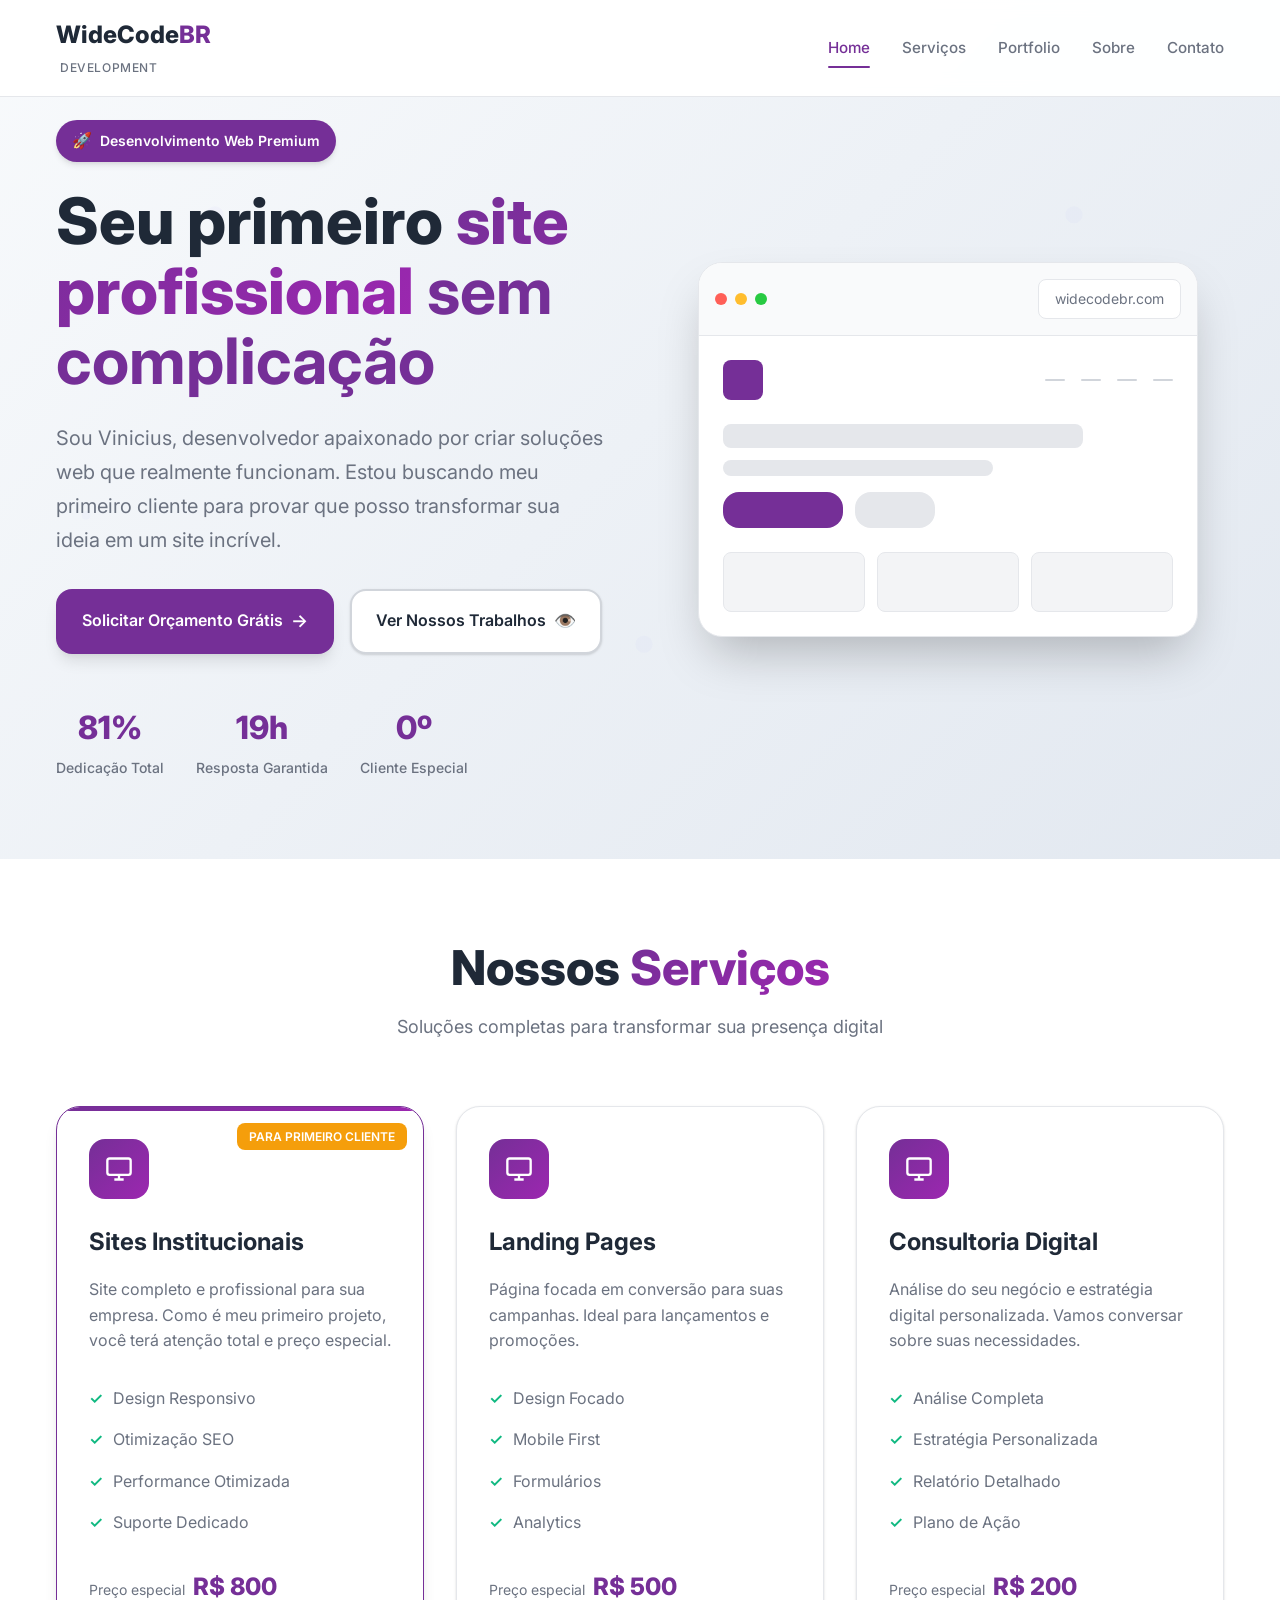
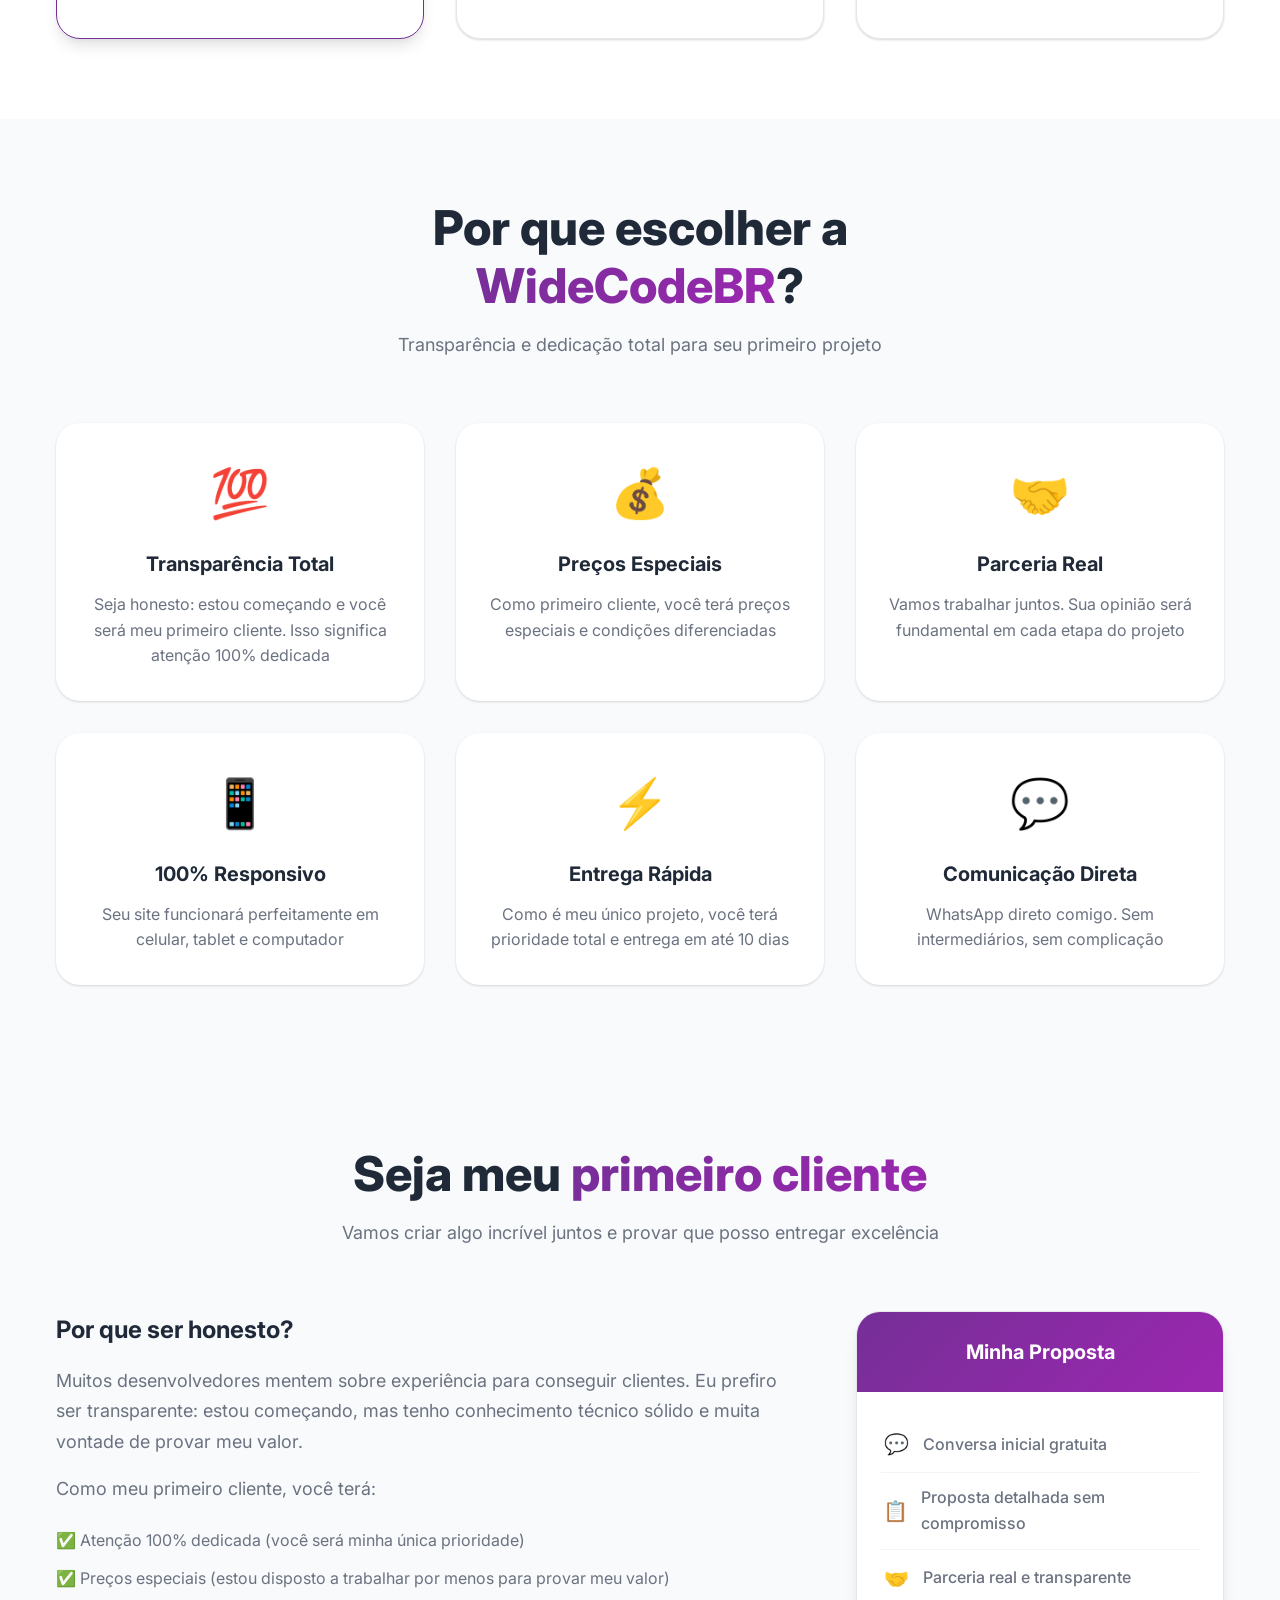
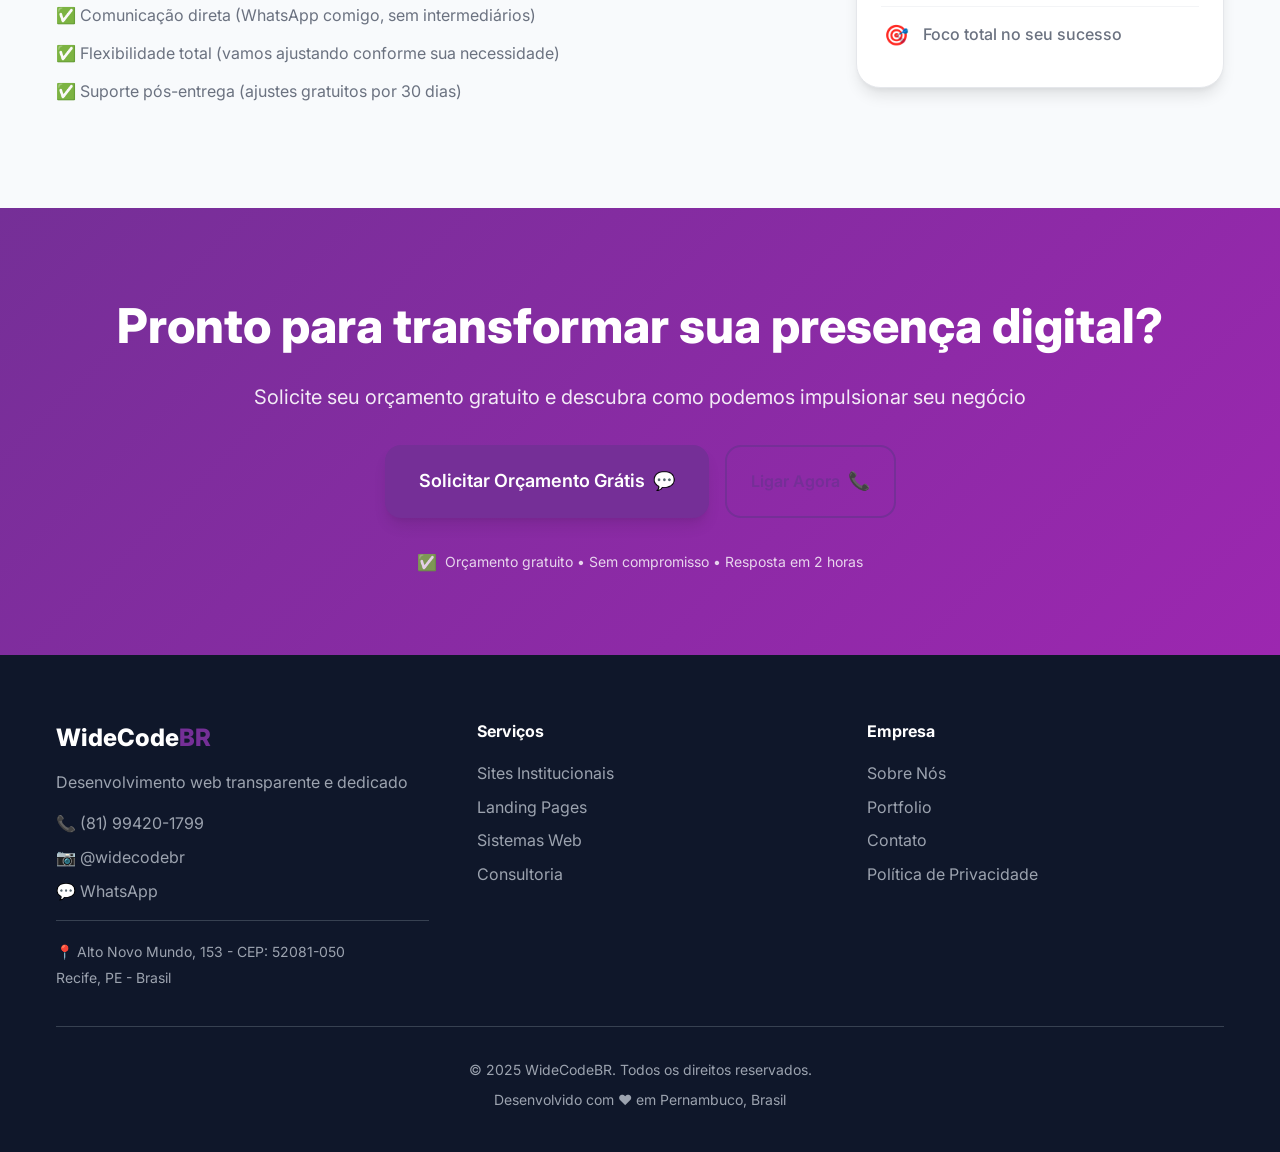
<file: index.html>
<!DOCTYPE html>
<html lang="pt-BR">
<head>
  <meta charset="UTF-8">
  <meta name="viewport" content="width=device-width, initial-scale=1.0">
  <title>WideCodeBR - Desenvolvimento de Sites Modernos | Pernambuco</title>
  <meta name="description" content="Transformamos suas ideias em sites modernos e sistemas web que convertem visitantes em clientes. Desenvolvimento profissional em Pernambuco.">
  
  <!-- Fonts -->
  <link href="https://fonts.googleapis.com/css2?family=Inter:wght@300;400;500;600;700;800&display=swap" rel="stylesheet">
  
  <!-- CSS -->
  <link rel="stylesheet" href="style.css">
</head>
<body>
  <!-- Header -->
  <header class="header">
    <div class="container">
      <div class="nav-brand">
        <h1>WideCode<span class="brand-accent">BR</span></h1>
        <span class="brand-tagline">DEVELOPMENT</span>
      </div>

      <nav class="nav-desktop">
        <a href="index.html" class="nav-link active">Home</a>
      <a href="serviços.html" class="nav-link">Serviços</a>
      <a href="portfolio.html" class="nav-link">Portfolio</a>
        <a href="sobre.html" class="nav-link">Sobre</a>
      <a href="contato.html" class="nav-link">Contato</a>
    </nav>

      <button class="menu-toggle" id="menuToggle">
        <span></span>
        <span></span>
        <span></span>
      </button>
    </div>
  </header>

  <!-- Mobile Menu -->
  <div class="mobile-menu" id="mobileMenu">
    <div class="mobile-menu-content">
      <a href="index.html" class="mobile-nav-link active">Home</a>
      <a href="serviços.html" class="mobile-nav-link">Serviços</a>
      <a href="portfolio.html" class="mobile-nav-link">Portfolio</a>
      <a href="sobre.html" class="mobile-nav-link">Sobre</a>
      <a href="contato.html" class="mobile-nav-link">Contato</a>
    </div>
      </div>

  <!-- Hero Section -->
  <section class="hero">
    <div class="container">
      <div class="hero-content">
        <div class="hero-text">
          <div class="hero-badge">
            <span class="badge-icon">🚀</span>
            <span>Desenvolvimento Web Premium</span>
          </div>
          
          <h1 class="hero-title">
            Seu primeiro <span class="gradient-text">site profissional</span> 
            <span class="highlight-text">sem complicação</span>
          </h1>
          
          <p class="hero-description">
            Sou Vinicius, desenvolvedor apaixonado por criar soluções web que 
            realmente funcionam. Estou buscando meu primeiro cliente para 
            provar que posso transformar sua ideia em um site incrível.
          </p>
          
          <div class="hero-cta">
            <a href="https://wa.me/5581994201799?text=Olá!%20Gostaria%20de%20solicitar%20um%20orçamento%20para%20desenvolvimento%20web" class="btn btn-primary">
              <span>Solicitar Orçamento Grátis</span>
              <span class="btn-icon">→</span>
            </a>
            <a href="#portfolio" class="btn btn-secondary">
              <span>Ver Nossos Trabalhos</span>
              <span class="btn-icon">👁️</span>
            </a>
          </div>

          <div class="hero-stats">
            <div class="stat">
              <div class="stat-number">100%</div>
              <div class="stat-label">Dedicação Total</div>
            </div>
            <div class="stat">
              <div class="stat-number">24h</div>
              <div class="stat-label">Resposta Garantida</div>
            </div>
            <div class="stat">
              <div class="stat-number">1º</div>
              <div class="stat-label">Cliente Especial</div>
            </div>
          </div>
        </div>

        <div class="hero-visual">
          <div class="hero-mockup">
            <div class="mockup-browser">
              <div class="browser-header">
                <div class="browser-dots">
                  <span></span>
                  <span></span>
                  <span></span>
                </div>
                <div class="browser-url">widecodebr.com</div>
              </div>
              <div class="browser-content">
                <div class="mockup-header">
                  <div class="mockup-logo"></div>
                  <div class="mockup-nav">
                    <span></span>
                    <span></span>
                    <span></span>
                    <span></span>
                  </div>
                </div>
                <div class="mockup-hero">
                  <div class="mockup-title"></div>
                  <div class="mockup-subtitle"></div>
                  <div class="mockup-buttons">
                    <div class="mockup-btn primary"></div>
                    <div class="mockup-btn secondary"></div>
                  </div>
                </div>
                <div class="mockup-cards">
                    <div class="mockup-card"></div>
                    <div class="mockup-card"></div>
                    <div class="mockup-card"></div>
                  </div>
                </div>
              </div>
            </div>
        </div>
      </div>
    </div>
  </section>

  <!-- Services Section -->
  <section class="services" id="servicos">
    <div class="container">
      <div class="section-header">
        <h2 class="section-title">Nossos <span class="gradient-text">Serviços</span></h2>
        <p class="section-subtitle">Soluções completas para transformar sua presença digital</p>
      </div>
      
      <div class="services-grid">
        <div class="service-card featured">
          <div class="service-icon">
            <svg viewBox="0 0 24 24" fill="none" stroke="currentColor" stroke-width="2">
              <rect x="2" y="3" width="20" height="14" rx="2" ry="2"/>
              <line x1="8" y1="21" x2="16" y2="21"/>
              <line x1="12" y1="17" x2="12" y2="21"/>
            </svg>
          </div>
          <div class="service-badge">Para Primeiro Cliente</div>
          <h3>Sites Institucionais</h3>
          <p>Site completo e profissional para sua empresa. Como é meu primeiro projeto, você terá atenção total e preço especial.</p>
          <ul class="service-features">
            <li>Design Responsivo</li>
            <li>Otimização SEO</li>
            <li>Performance Otimizada</li>
            <li>Suporte Dedicado</li>
          </ul>
          <div class="service-price">
            <span class="price-from">Preço especial</span>
            <span class="price-value">R$ 800</span>
          </div>
        </div>
        
        <div class="service-card">
          <div class="service-icon">
            <svg viewBox="0 0 24 24" fill="none" stroke="currentColor" stroke-width="2">
              <rect x="2" y="3" width="20" height="14" rx="2" ry="2"/>
              <line x1="8" y1="21" x2="16" y2="21"/>
              <line x1="12" y1="17" x2="12" y2="21"/>
            </svg>
          </div>
          <h3>Landing Pages</h3>
          <p>Página focada em conversão para suas campanhas. Ideal para lançamentos e promoções.</p>
          <ul class="service-features">
            <li>Design Focado</li>
            <li>Mobile First</li>
            <li>Formulários</li>
            <li>Analytics</li>
          </ul>
          <div class="service-price">
            <span class="price-from">Preço especial</span>
            <span class="price-value">R$ 500</span>
          </div>
        </div>
        
        <div class="service-card">
          <div class="service-icon">
            <svg viewBox="0 0 24 24" fill="none" stroke="currentColor" stroke-width="2">
              <rect x="2" y="3" width="20" height="14" rx="2" ry="2"/>
              <line x1="8" y1="21" x2="16" y2="21"/>
              <line x1="12" y1="17" x2="12" y2="21"/>
            </svg>
          </div>
          <h3>Consultoria Digital</h3>
          <p>Análise do seu negócio e estratégia digital personalizada. Vamos conversar sobre suas necessidades.</p>
          <ul class="service-features">
            <li>Análise Completa</li>
            <li>Estratégia Personalizada</li>
            <li>Relatório Detalhado</li>
            <li>Plano de Ação</li>
          </ul>
          <div class="service-price">
            <span class="price-from">Preço especial</span>
            <span class="price-value">R$ 200</span>
                </div>
              </div>
            </div>
    </div>
  </section>

  <!-- Why Choose Us Section -->
  <section class="why-choose">
    <div class="container">
      <div class="section-header">
        <h2 class="section-title">Por que escolher a <span class="gradient-text">WideCodeBR</span>?</h2>
        <p class="section-subtitle">Transparência e dedicação total para seu primeiro projeto</p>
      </div>
      
      <div class="features-grid">
        <div class="feature-card">
          <div class="feature-icon">💯</div>
          <h3>Transparência Total</h3>
          <p>Seja honesto: estou começando e você será meu primeiro cliente. Isso significa atenção 100% dedicada</p>
        </div>
        
        <div class="feature-card">
          <div class="feature-icon">💰</div>
          <h3>Preços Especiais</h3>
          <p>Como primeiro cliente, você terá preços especiais e condições diferenciadas</p>
        </div>
        
        <div class="feature-card">
          <div class="feature-icon">🤝</div>
          <h3>Parceria Real</h3>
          <p>Vamos trabalhar juntos. Sua opinião será fundamental em cada etapa do projeto</p>
        </div>
        
        <div class="feature-card">
          <div class="feature-icon">📱</div>
          <h3>100% Responsivo</h3>
          <p>Seu site funcionará perfeitamente em celular, tablet e computador</p>
        </div>
        
        <div class="feature-card">
          <div class="feature-icon">⚡</div>
          <h3>Entrega Rápida</h3>
          <p>Como é meu único projeto, você terá prioridade total e entrega em até 10 dias</p>
        </div>
        
        <div class="feature-card">
          <div class="feature-icon">💬</div>
          <h3>Comunicação Direta</h3>
          <p>WhatsApp direto comigo. Sem intermediários, sem complicação</p>
        </div>
      </div>
    </div>
  </section>

  <!-- Honest Section -->
  <section class="honest-section">
    <div class="container">
      <div class="section-header">
        <h2 class="section-title">Seja meu <span class="gradient-text">primeiro cliente</span></h2>
        <p class="section-subtitle">Vamos criar algo incrível juntos e provar que posso entregar excelência</p>
          </div>
          
      <div class="honest-content">
        <div class="honest-text">
          <h3>Por que ser honesto?</h3>
          <p>
            Muitos desenvolvedores mentem sobre experiência para conseguir clientes. 
            Eu prefiro ser transparente: estou começando, mas tenho conhecimento técnico 
            sólido e muita vontade de provar meu valor.
          </p>
          <p>
            Como meu primeiro cliente, você terá:
          </p>
          <ul>
            <li>✅ Atenção 100% dedicada (você será minha única prioridade)</li>
            <li>✅ Preços especiais (estou disposto a trabalhar por menos para provar meu valor)</li>
            <li>✅ Comunicação direta (WhatsApp comigo, sem intermediários)</li>
            <li>✅ Flexibilidade total (vamos ajustando conforme sua necessidade)</li>
            <li>✅ Suporte pós-entrega (ajustes gratuitos por 30 dias)</li>
          </ul>
              </div>
        
        <div class="honest-visual">
          <div class="honest-card">
            <div class="card-header">
              <h4>Minha Proposta</h4>
            </div>
              <div class="card-content">
              <div class="proposal-item">
                <span class="proposal-icon">💬</span>
                <span>Conversa inicial gratuita</span>
              </div>
              <div class="proposal-item">
                <span class="proposal-icon">📋</span>
                <span>Proposta detalhada sem compromisso</span>
              </div>
              <div class="proposal-item">
                <span class="proposal-icon">🤝</span>
                <span>Parceria real e transparente</span>
            </div>
              <div class="proposal-item">
                <span class="proposal-icon">🎯</span>
                <span>Foco total no seu sucesso</span>
              </div>
            </div>
          </div>
        </div>
      </div>
    </div>
  </section>

  <!-- CTA Section -->
  <section class="cta-section">
    <div class="container">
      <div class="cta-content">
        <h2>Pronto para transformar sua presença digital?</h2>
        <p>Solicite seu orçamento gratuito e descubra como podemos impulsionar seu negócio</p>
        <div class="cta-buttons">
          <a href="https://wa.me/5581994201799?text=Olá!%20Gostaria%20de%20solicitar%20um%20orçamento%20para%20desenvolvimento%20web" class="btn btn-primary btn-large">
            <span>Solicitar Orçamento Grátis</span>
            <span class="btn-icon">💬</span>
          </a>
          <a href="tel:+5581994201799" class="btn btn-outline">
            <span>Ligar Agora</span>
            <span class="btn-icon">📞</span>
          </a>
        </div>
        <div class="cta-guarantee">
          <span class="guarantee-icon">✅</span>
          <span>Orçamento gratuito • Sem compromisso • Resposta em 2 horas</span>
        </div>
      </div>
    </div>
  </section>

  <!-- Footer -->
  <footer class="footer">
    <div class="container">
      <div class="footer-content">
        <div class="footer-brand">
          <h3>WideCode<span class="brand-accent">BR</span></h3>
          <p>Desenvolvimento web transparente e dedicado</p>
          <div class="footer-contact">
            <a href="tel:+5581994201799">📞 (81) 99420-1799</a>
            <a href="https://instagram.com/widecodebr" target="_blank">📷 @widecodebr</a>
            <a href="https://wa.me/5581994201799" target="_blank">💬 WhatsApp</a>
          </div>
          <div class="footer-address">
            <p>📍 Alto Novo Mundo, 153 - CEP: 52081-050</p>
            <p>Recife, PE - Brasil</p>
          </div>
        </div>
        
        <div class="footer-links">
          <div class="footer-column">
            <h4>Serviços</h4>
            <a href="serviços.html">Sites Institucionais</a>
            <a href="serviços.html">Landing Pages</a>
            <a href="serviços.html">Sistemas Web</a>
            <a href="serviços.html">Consultoria</a>
          </div>
          
          <div class="footer-column">
            <h4>Empresa</h4>
            <a href="sobre.html">Sobre Nós</a>
            <a href="portfolio.html">Portfolio</a>
            <a href="contato.html">Contato</a>
          <a href="politica.html">Política de Privacidade</a>
          </div>
        </div>
      </div>
      
      <div class="footer-bottom">
        <p>&copy; 2025 WideCodeBR. Todos os direitos reservados.</p>
        <p>Desenvolvido com ❤️ em Pernambuco, Brasil</p>
      </div>
      </div>
    </footer>

  <script src="script.js"></script>
</body>
</html>
</file>
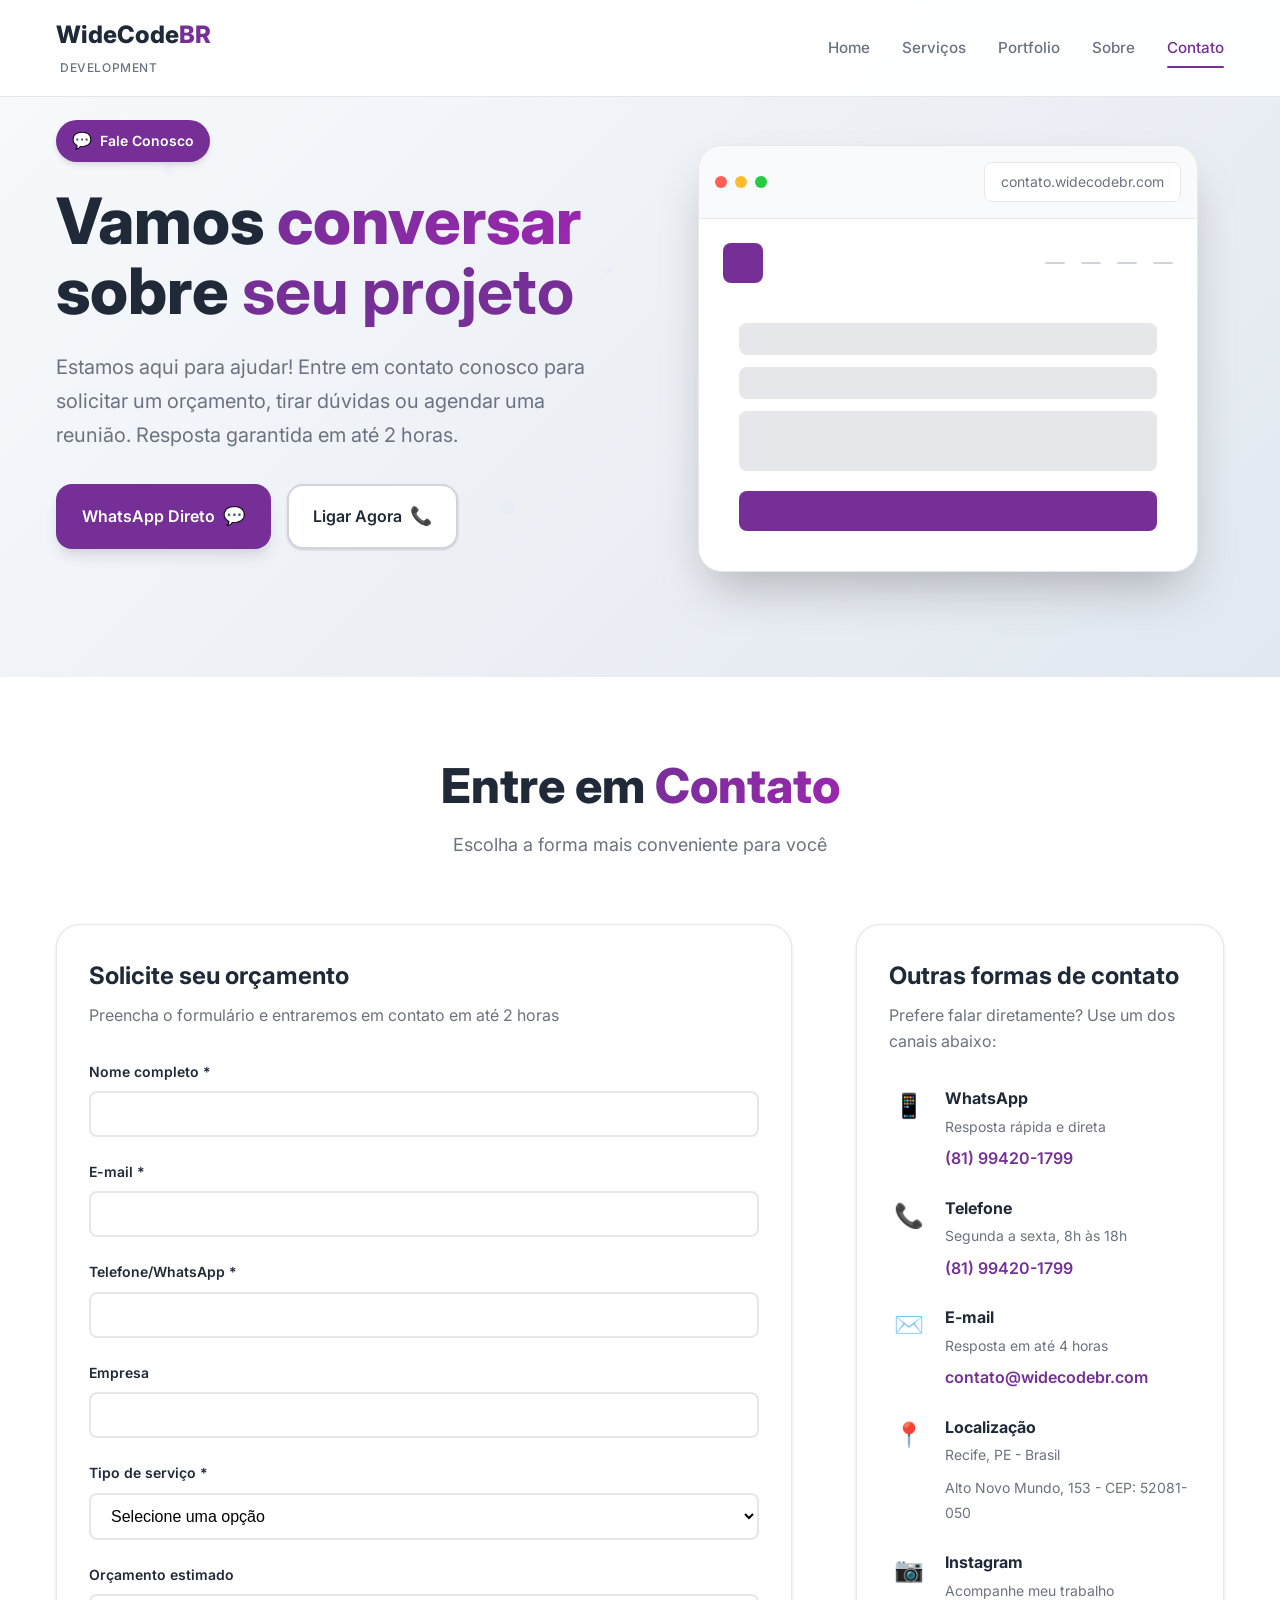
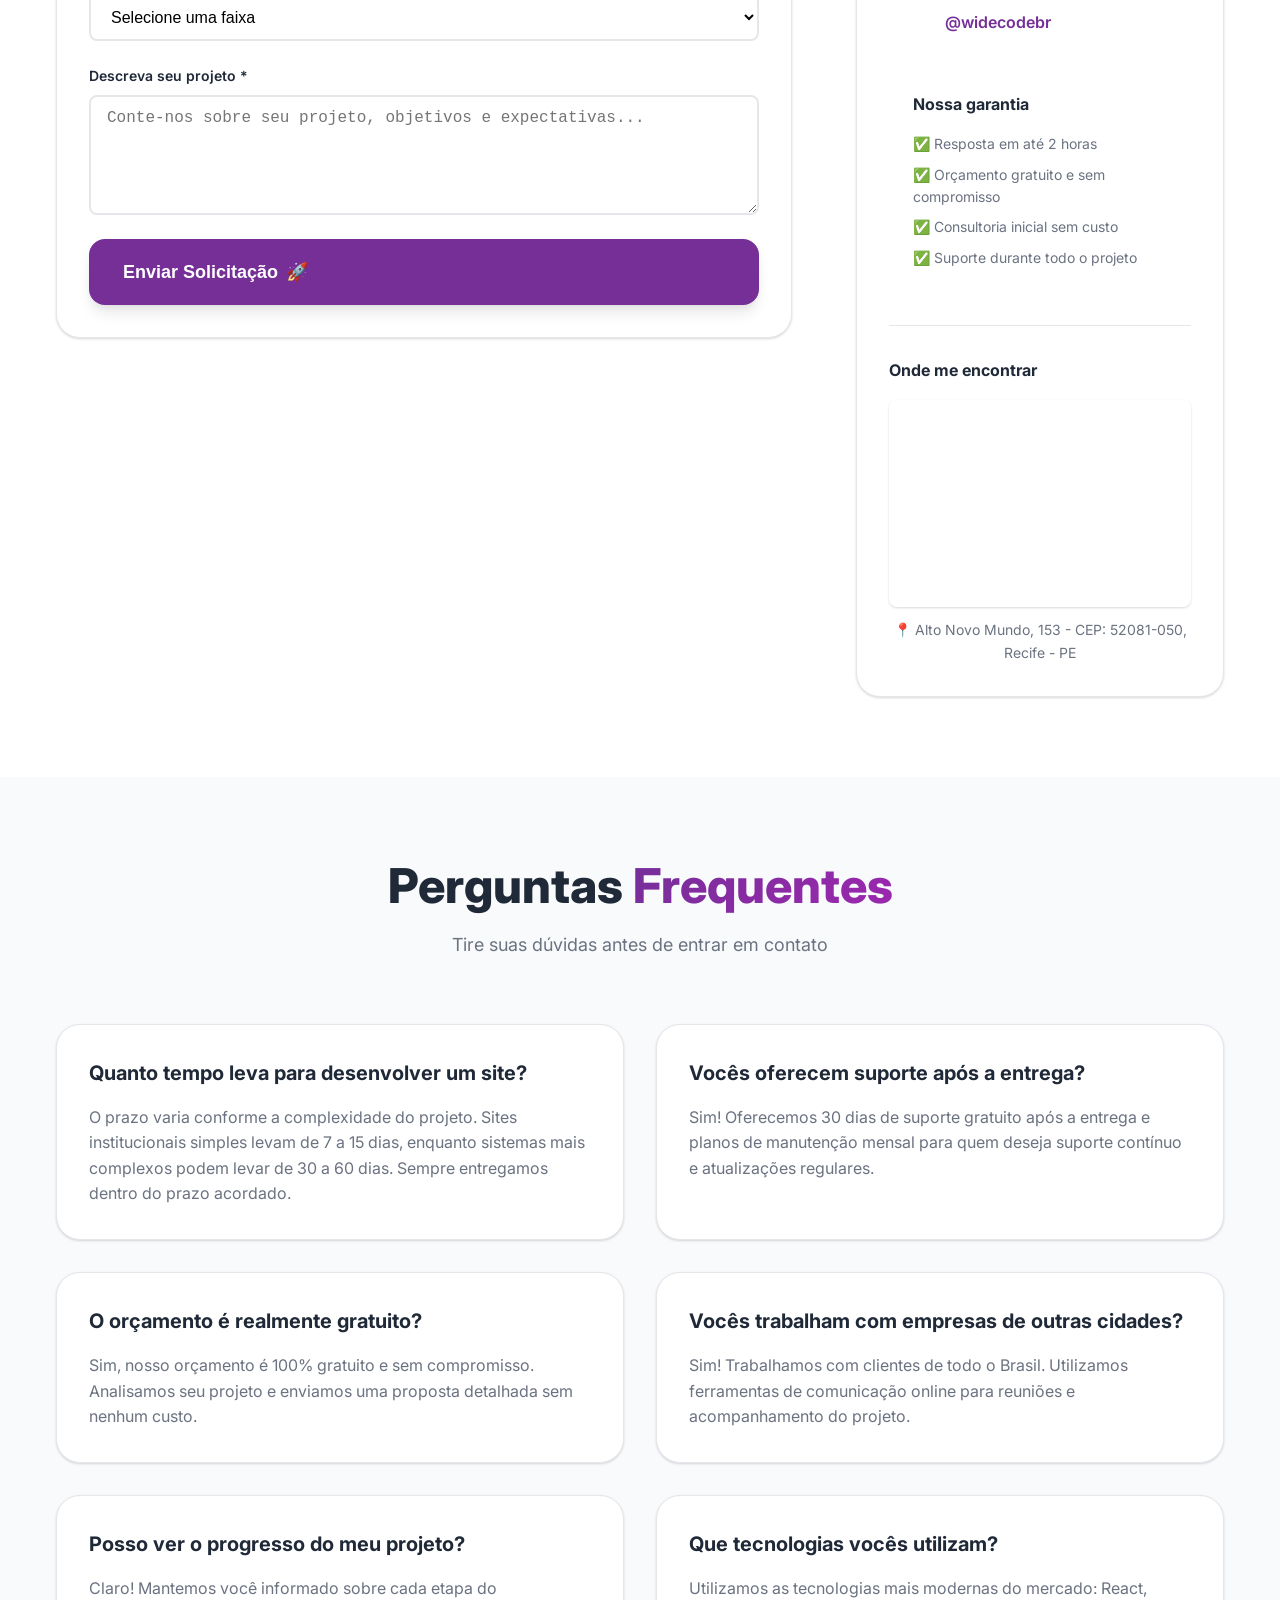
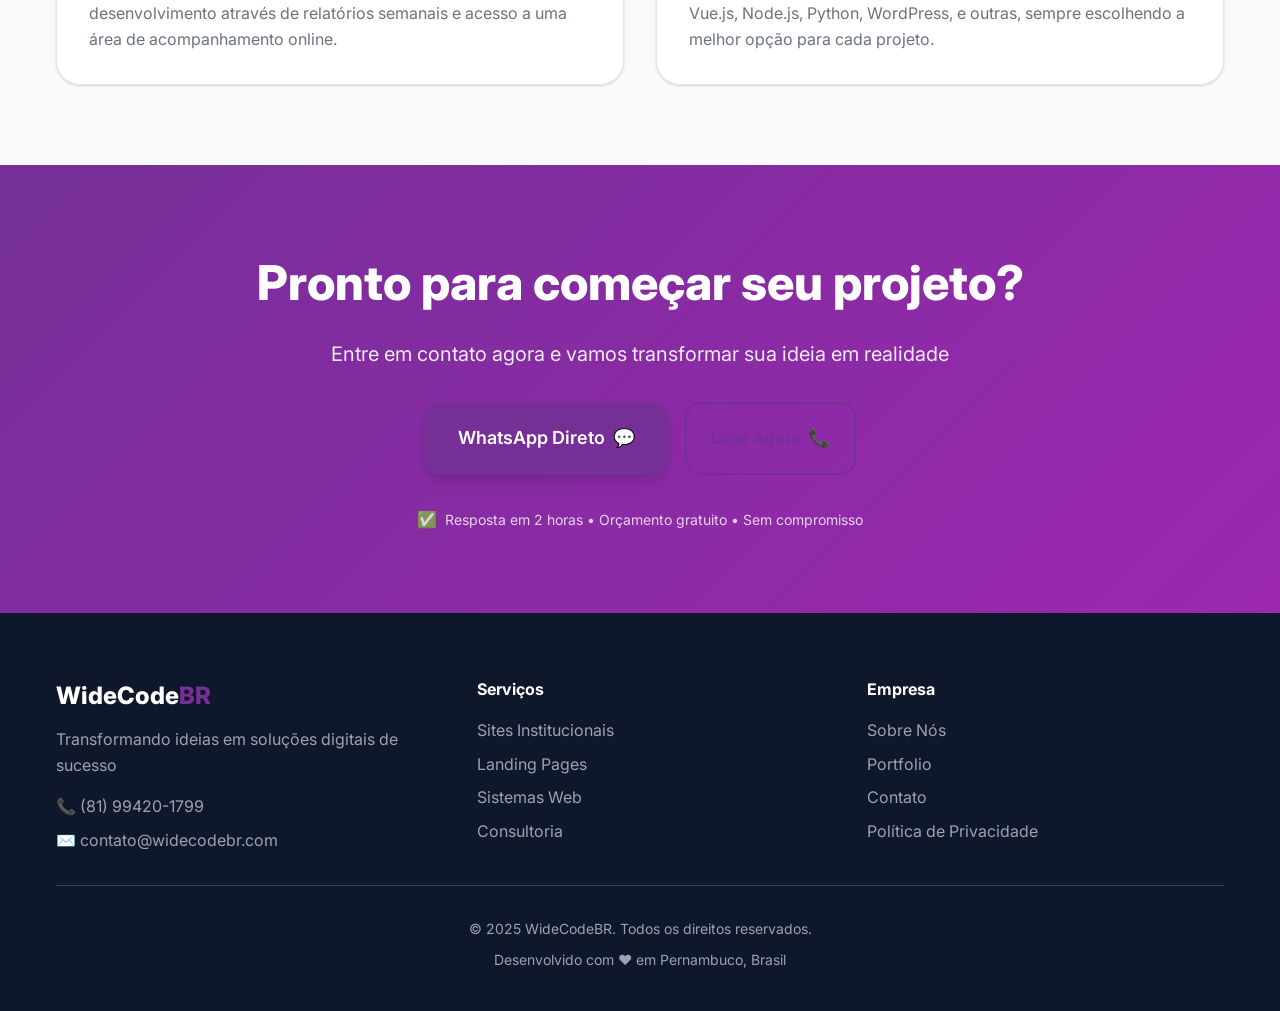
<file: contato.html>
<!DOCTYPE html>
<html lang="pt-BR">
<head>
  <meta charset="UTF-8">
  <meta name="viewport" content="width=device-width, initial-scale=1.0">
  <title>Contato - WideCodeBR | Fale Conosco e Solicite Seu Orçamento</title>
  <meta name="description" content="Entre em contato com a WideCodeBR. Solicite seu orçamento gratuito, tire dúvidas ou agende uma reunião. Estamos prontos para ajudar seu negócio.">
  
  <!-- Fonts -->
  <link href="https://fonts.googleapis.com/css2?family=Inter:wght@300;400;500;600;700;800&display=swap" rel="stylesheet">
  
  <!-- CSS -->
  <link rel="stylesheet" href="style.css">
</head>
<body>
  <!-- Header -->
  <header class="header">
    <div class="container">
      <div class="nav-brand">
        <h1>WideCode<span class="brand-accent">BR</span></h1>
        <span class="brand-tagline">DEVELOPMENT</span>
      </div>
      
      <nav class="nav-desktop">
        <a href="index.html" class="nav-link">Home</a>
        <a href="serviços.html" class="nav-link">Serviços</a>
        <a href="portfolio.html" class="nav-link">Portfolio</a>
        <a href="sobre.html" class="nav-link">Sobre</a>
        <a href="contato.html" class="nav-link active">Contato</a>
      </nav>
      
      <button class="menu-toggle" id="menuToggle">
        <span></span>
        <span></span>
        <span></span>
      </button>
    </div>
    </header>

  <!-- Mobile Menu -->
  <div class="mobile-menu" id="mobileMenu">
    <div class="mobile-menu-content">
      <a href="index.html" class="mobile-nav-link">Home</a>
      <a href="serviços.html" class="mobile-nav-link">Serviços</a>
      <a href="portfolio.html" class="mobile-nav-link">Portfolio</a>
      <a href="sobre.html" class="mobile-nav-link">Sobre</a>
      <a href="contato.html" class="mobile-nav-link active">Contato</a>
    </div>
  </div>

  <!-- Hero Section -->
  <section class="hero">
    <div class="container">
      <div class="hero-content">
        <div class="hero-text">
          <div class="hero-badge">
            <span class="badge-icon">💬</span>
            <span>Fale Conosco</span>
          </div>
          
          <h1 class="hero-title">
            Vamos <span class="gradient-text">conversar</span> sobre 
            <span class="highlight-text">seu projeto</span>
          </h1>
          
          <p class="hero-description">
            Estamos aqui para ajudar! Entre em contato conosco para 
            solicitar um orçamento, tirar dúvidas ou agendar uma reunião. 
            Resposta garantida em até 2 horas.
          </p>
          
          <div class="hero-cta">
            <a href="https://wa.me/5581994201799?text=Olá!%20Gostaria%20de%20solicitar%20um%20orçamento%20para%20desenvolvimento%20web" class="btn btn-primary">
              <span>WhatsApp Direto</span>
              <span class="btn-icon">💬</span>
            </a>
            <a href="tel:+5581994201799" class="btn btn-secondary">
              <span>Ligar Agora</span>
              <span class="btn-icon">📞</span>
            </a>
          </div>
        </div>
        
        <div class="hero-visual">
          <div class="hero-mockup">
            <div class="mockup-browser">
              <div class="browser-header">
                <div class="browser-dots">
                  <span></span>
                  <span></span>
                  <span></span>
                </div>
                <div class="browser-url">contato.widecodebr.com</div>
              </div>
              <div class="browser-content">
                <div class="mockup-header">
                  <div class="mockup-logo"></div>
                  <div class="mockup-nav">
                    <span></span>
                    <span></span>
                    <span></span>
                    <span></span>
                  </div>
                </div>
                <div class="mockup-contact">
                  <div class="mockup-form">
                    <div class="mockup-input"></div>
                    <div class="mockup-input"></div>
                    <div class="mockup-textarea"></div>
                    <div class="mockup-button"></div>
                  </div>
                </div>
              </div>
            </div>
          </div>
        </div>
      </div>
    </div>
  </section>

  <!-- Contact Section -->
    <section class="contact-section">
    <div class="container">
      <div class="section-header">
        <h2 class="section-title">Entre em <span class="gradient-text">Contato</span></h2>
        <p class="section-subtitle">Escolha a forma mais conveniente para você</p>
      </div>
      
      <div class="contact-grid">
        <!-- Contact Form -->
        <div class="contact-form-container">
          <h3>Solicite seu orçamento</h3>
          <p>Preencha o formulário e entraremos em contato em até 2 horas</p>
          
          <form class="contact-form" id="contactForm">
            <div class="form-group">
              <label for="name">Nome completo *</label>
              <input type="text" id="name" name="name" required>
            </div>
            
            <div class="form-group">
              <label for="email">E-mail *</label>
              <input type="email" id="email" name="email" required>
            </div>
            
            <div class="form-group">
              <label for="phone">Telefone/WhatsApp *</label>
              <input type="tel" id="phone" name="phone" required>
            </div>
            
            <div class="form-group">
              <label for="company">Empresa</label>
              <input type="text" id="company" name="company">
            </div>
            
            <div class="form-group">
              <label for="service">Tipo de serviço *</label>
              <select id="service" name="service" required>
                <option value="">Selecione uma opção</option>
                <option value="site-institucional">Site Institucional</option>
                <option value="landing-page">Landing Page</option>
                <option value="sistema-web">Sistema Web</option>
                <option value="e-commerce">E-commerce</option>
                <option value="consultoria">Consultoria Digital</option>
                <option value="manutencao">Manutenção & Suporte</option>
                <option value="outro">Outro</option>
              </select>
            </div>
            
            <div class="form-group">
              <label for="budget">Orçamento estimado</label>
              <select id="budget" name="budget">
                <option value="">Selecione uma faixa</option>
                <option value="ate-1000">Até R$ 1.000</option>
                <option value="1000-3000">R$ 1.000 - R$ 3.000</option>
                <option value="3000-5000">R$ 3.000 - R$ 5.000</option>
                <option value="5000-10000">R$ 5.000 - R$ 10.000</option>
                <option value="acima-10000">Acima de R$ 10.000</option>
                <option value="nao-sei">Não sei</option>
              </select>
            </div>
            
            <div class="form-group">
              <label for="message">Descreva seu projeto *</label>
              <textarea id="message" name="message" rows="5" required placeholder="Conte-nos sobre seu projeto, objetivos e expectativas..."></textarea>
            </div>
            
            <button type="submit" class="btn btn-primary btn-large">
              <span>Enviar Solicitação</span>
              <span class="btn-icon">🚀</span>
            </button>
          </form>
        </div>
        
        <!-- Contact Info -->
        <div class="contact-info">
          <h3>Outras formas de contato</h3>
          <p>Prefere falar diretamente? Use um dos canais abaixo:</p>
          
          <div class="contact-methods">
            <div class="contact-method">
              <div class="method-icon">📱</div>
              <div class="method-content">
                <h4>WhatsApp</h4>
                <p>Resposta rápida e direta</p>
                <a href="https://wa.me/5581994201799?text=Olá!%20Gostaria%20de%20solicitar%20um%20orçamento%20para%20desenvolvimento%20web" class="method-link">
                  (81) 99420-1799
                </a>
              </div>
            </div>
            
            <div class="contact-method">
              <div class="method-icon">📞</div>
              <div class="method-content">
                <h4>Telefone</h4>
                <p>Segunda a sexta, 8h às 18h</p>
                <a href="tel:+5581994201799" class="method-link">
                  (81) 99420-1799
                </a>
              </div>
            </div>
            
            <div class="contact-method">
              <div class="method-icon">✉️</div>
              <div class="method-content">
                <h4>E-mail</h4>
                <p>Resposta em até 4 horas</p>
                <a href="mailto:contato@widecodebr.com" class="method-link">
                  contato@widecodebr.com
                </a>
              </div>
            </div>
            
            <div class="contact-method">
              <div class="method-icon">📍</div>
              <div class="method-content">
                <h4>Localização</h4>
                <p>Recife, PE - Brasil</p>
                <span class="method-text">Alto Novo Mundo, 153 - CEP: 52081-050</span>
              </div>
            </div>
            
            <div class="contact-method">
              <div class="method-icon">📷</div>
              <div class="method-content">
                <h4>Instagram</h4>
                <p>Acompanhe meu trabalho</p>
                <a href="https://instagram.com/widecodebr" target="_blank" class="method-link">
                  @widecodebr
                </a>
              </div>
            </div>
          </div>
          
          <div class="contact-guarantee">
            <h4>Nossa garantia</h4>
            <ul>
              <li>✅ Resposta em até 2 horas</li>
              <li>✅ Orçamento gratuito e sem compromisso</li>
              <li>✅ Consultoria inicial sem custo</li>
              <li>✅ Suporte durante todo o projeto</li>
            </ul>
          </div>
          
          <div class="map-container">
            <h4>Onde me encontrar</h4>
            <div class="map-wrapper">
              <iframe 
                src="https://www.google.com/maps/embed?pb=!1m18!1m12!1m3!1d3950.123456789!2d-34.123456789!3d-8.123456789!2m3!1f0!2f0!3f0!3m2!1i1024!2i768!4f13.1!3m3!1m2!1s0x0%3A0x0!2sAlto%20Novo%20Mundo%2C%20153!5e0!3m2!1spt-BR!2sbr!4v1234567890123!5m2!1spt-BR!2sbr" 
                width="100%" 
                height="200" 
                style="border:0; border-radius: 8px;" 
                allowfullscreen="" 
                loading="lazy" 
                referrerpolicy="no-referrer-when-downgrade">
              </iframe>
            </div>
            <p class="map-address">📍 Alto Novo Mundo, 153 - CEP: 52081-050, Recife - PE</p>
          </div>
        </div>
      </div>
    </div>
  </section>

  <!-- FAQ Section -->
  <section class="faq-section">
    <div class="container">
      <div class="section-header">
        <h2 class="section-title">Perguntas <span class="gradient-text">Frequentes</span></h2>
        <p class="section-subtitle">Tire suas dúvidas antes de entrar em contato</p>
      </div>

      <div class="faq-grid">
        <div class="faq-item">
          <h3>Quanto tempo leva para desenvolver um site?</h3>
          <p>O prazo varia conforme a complexidade do projeto. Sites institucionais simples levam de 7 a 15 dias, enquanto sistemas mais complexos podem levar de 30 a 60 dias. Sempre entregamos dentro do prazo acordado.</p>
        </div>
        
        <div class="faq-item">
          <h3>Vocês oferecem suporte após a entrega?</h3>
          <p>Sim! Oferecemos 30 dias de suporte gratuito após a entrega e planos de manutenção mensal para quem deseja suporte contínuo e atualizações regulares.</p>
        </div>
        
        <div class="faq-item">
          <h3>O orçamento é realmente gratuito?</h3>
          <p>Sim, nosso orçamento é 100% gratuito e sem compromisso. Analisamos seu projeto e enviamos uma proposta detalhada sem nenhum custo.</p>
        </div>
        
        <div class="faq-item">
          <h3>Vocês trabalham com empresas de outras cidades?</h3>
          <p>Sim! Trabalhamos com clientes de todo o Brasil. Utilizamos ferramentas de comunicação online para reuniões e acompanhamento do projeto.</p>
        </div>
        
        <div class="faq-item">
          <h3>Posso ver o progresso do meu projeto?</h3>
          <p>Claro! Mantemos você informado sobre cada etapa do desenvolvimento através de relatórios semanais e acesso a uma área de acompanhamento online.</p>
        </div>
        
        <div class="faq-item">
          <h3>Que tecnologias vocês utilizam?</h3>
          <p>Utilizamos as tecnologias mais modernas do mercado: React, Vue.js, Node.js, Python, WordPress, e outras, sempre escolhendo a melhor opção para cada projeto.</p>
        </div>
      </div>
      </div>
    </section>

  <!-- CTA Section -->
  <section class="cta-section">
    <div class="container">
      <div class="cta-content">
        <h2>Pronto para começar seu projeto?</h2>
        <p>Entre em contato agora e vamos transformar sua ideia em realidade</p>
        <div class="cta-buttons">
          <a href="https://wa.me/5581994201799?text=Olá!%20Gostaria%20de%20solicitar%20um%20orçamento%20para%20desenvolvimento%20web" class="btn btn-primary btn-large">
            <span>WhatsApp Direto</span>
            <span class="btn-icon">💬</span>
          </a>
          <a href="tel:+5581994201799" class="btn btn-outline">
            <span>Ligar Agora</span>
            <span class="btn-icon">📞</span>
          </a>
        </div>
        <div class="cta-guarantee">
          <span class="guarantee-icon">✅</span>
          <span>Resposta em 2 horas • Orçamento gratuito • Sem compromisso</span>
        </div>
      </div>
    </div>
  </section>

  <!-- Footer -->
  <footer class="footer">
    <div class="container">
      <div class="footer-content">
        <div class="footer-brand">
          <h3>WideCode<span class="brand-accent">BR</span></h3>
          <p>Transformando ideias em soluções digitais de sucesso</p>
          <div class="footer-contact">
            <a href="tel:+5581994201799">📞 (81) 99420-1799</a>
            <a href="mailto:contato@widecodebr.com">✉️ contato@widecodebr.com</a>
          </div>
  </div>

        <div class="footer-links">
          <div class="footer-column">
            <h4>Serviços</h4>
            <a href="serviços.html">Sites Institucionais</a>
            <a href="serviços.html">Landing Pages</a>
            <a href="serviços.html">Sistemas Web</a>
            <a href="serviços.html">Consultoria</a>
          </div>
          
          <div class="footer-column">
            <h4>Empresa</h4>
            <a href="sobre.html">Sobre Nós</a>
            <a href="portfolio.html">Portfolio</a>
            <a href="contato.html">Contato</a>
            <a href="politica.html">Política de Privacidade</a>
          </div>
        </div>
      </div>
      
      <div class="footer-bottom">
        <p>&copy; 2025 WideCodeBR. Todos os direitos reservados.</p>
        <p>Desenvolvido com ❤️ em Pernambuco, Brasil</p>
      </div>
    </div>
  </footer>

  <script src="script.js"></script>
</body>
</html>
</file>
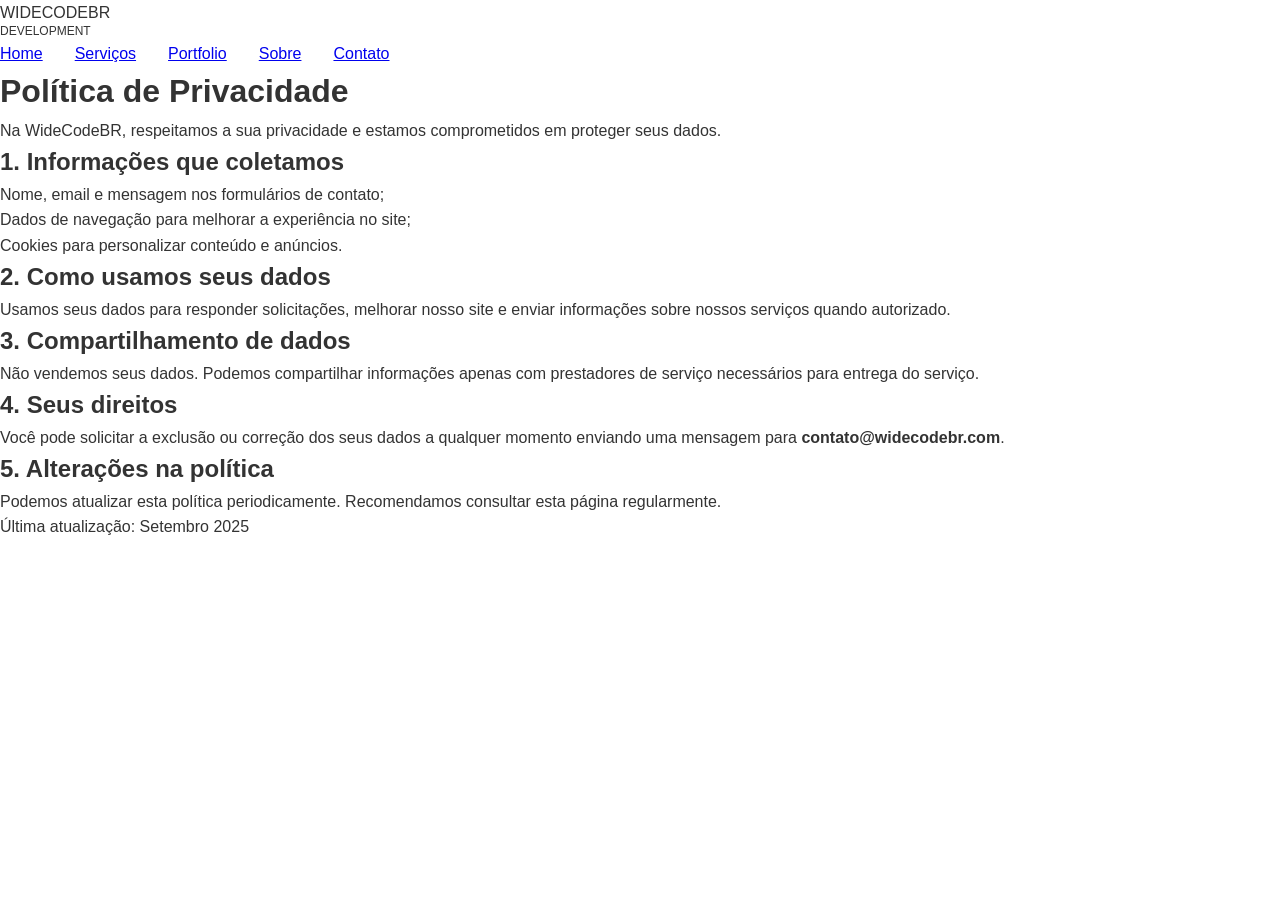
<file: politica.html>
<!DOCTYPE html>
<html lang="pt-BR">
<head>
  <meta charset="UTF-8">
  <meta name="viewport" content="width=device-width, initial-scale=1.0">
  <title>Política de Privacidade — WideCodeBR</title>
  <link rel="stylesheet" href="style.css">
</head>
<body>
  <div class="wrap">
    <header>
      <div class="brand">
        <div>
          <div class="title">WIDECODEBR</div>
          <div style="font-size:12px;color:var(--muted);margin-top:-4px">DEVELOPMENT</div>
        </div>
      </div>
      <nav class="nav-desktop">
        <a href="index.html">Home</a>
        <a href="serviços.html">Serviços</a>
        <a href="portfolio.html">Portfolio</a>
        <a href="sobre.html">Sobre</a>
        <a href="contato.html">Contato</a>
      </nav>
    </header>

    <main>
      <h1>Política de Privacidade</h1>
      <p>Na WideCodeBR, respeitamos a sua privacidade e estamos comprometidos em proteger seus dados.</p>

      <h2>1. Informações que coletamos</h2>
      <ul>
        <li>Nome, email e mensagem nos formulários de contato;</li>
        <li>Dados de navegação para melhorar a experiência no site;</li>
        <li>Cookies para personalizar conteúdo e anúncios.</li>
      </ul>

      <h2>2. Como usamos seus dados</h2>
      <p>Usamos seus dados para responder solicitações, melhorar nosso site e enviar informações sobre nossos serviços quando autorizado.</p>

      <h2>3. Compartilhamento de dados</h2>
      <p>Não vendemos seus dados. Podemos compartilhar informações apenas com prestadores de serviço necessários para entrega do serviço.</p>

      <h2>4. Seus direitos</h2>
      <p>Você pode solicitar a exclusão ou correção dos seus dados a qualquer momento enviando uma mensagem para <strong>contato@widecodebr.com</strong>.</p>

      <h2>5. Alterações na política</h2>
      <p>Podemos atualizar esta política periodicamente. Recomendamos consultar esta página regularmente.</p>

      <p>Última atualização: Setembro 2025</p>
    </main>
  </div>
</body>
</html>
</file>
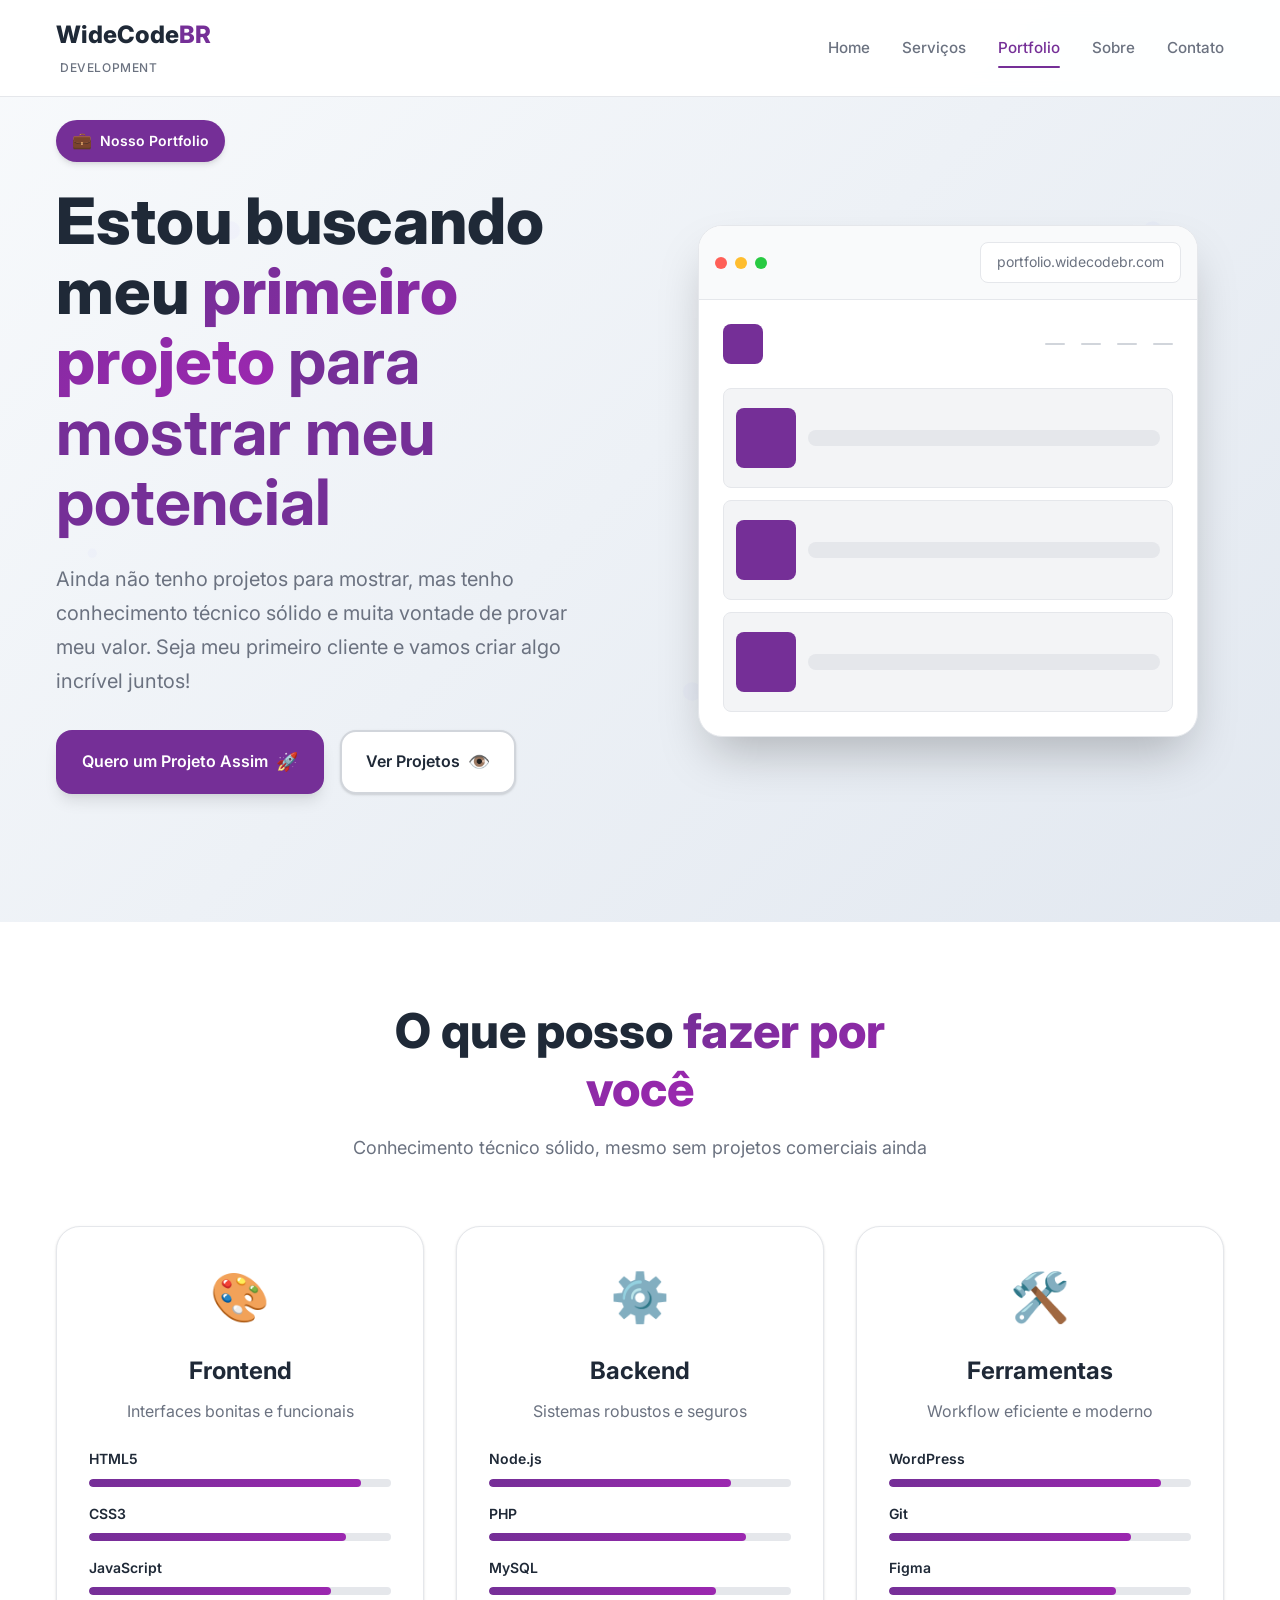
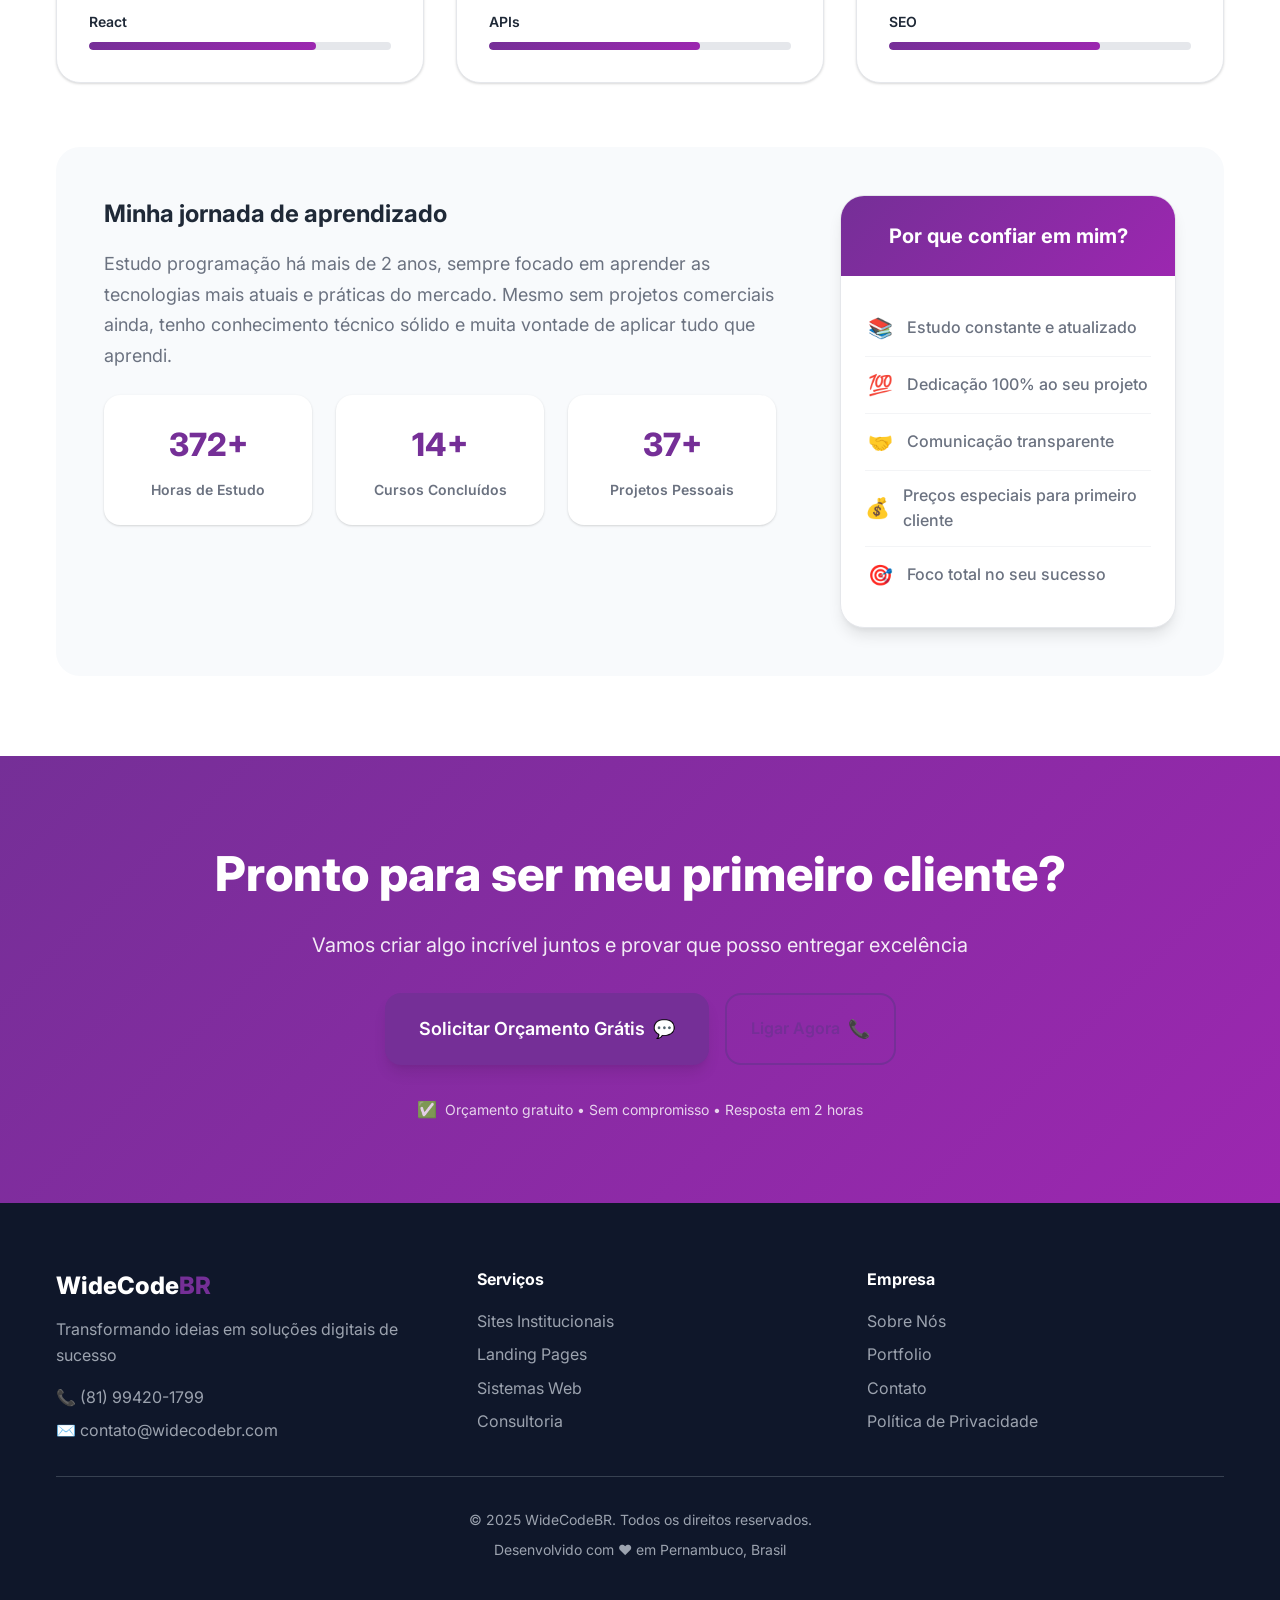
<file: portfolio.html>
<!DOCTYPE html>
<html lang="pt-BR">
<head>
  <meta charset="UTF-8">
  <meta name="viewport" content="width=device-width, initial-scale=1.0">
  <title>Portfolio - WideCodeBR | Nossos Projetos e Cases de Sucesso</title>
  <meta name="description" content="Conheça nosso portfolio de projetos desenvolvidos: sites institucionais, landing pages, e-commerce e sistemas web. Cases de sucesso comprovados.">
  
  <!-- Fonts -->
  <link href="https://fonts.googleapis.com/css2?family=Inter:wght@300;400;500;600;700;800&display=swap" rel="stylesheet">
  
  <!-- CSS -->
  <link rel="stylesheet" href="style.css">
</head>
<body>
  <!-- Header -->
  <header class="header">
    <div class="container">
      <div class="nav-brand">
        <h1>WideCode<span class="brand-accent">BR</span></h1>
        <span class="brand-tagline">DEVELOPMENT</span>
      </div>
      
      <nav class="nav-desktop">
        <a href="index.html" class="nav-link">Home</a>
        <a href="serviços.html" class="nav-link">Serviços</a>
        <a href="portfolio.html" class="nav-link active">Portfolio</a>
        <a href="sobre.html" class="nav-link">Sobre</a>
        <a href="contato.html" class="nav-link">Contato</a>
      </nav>
      
      <button class="menu-toggle" id="menuToggle">
        <span></span>
        <span></span>
        <span></span>
      </button>
    </div>
    </header>

  <!-- Mobile Menu -->
  <div class="mobile-menu" id="mobileMenu">
    <div class="mobile-menu-content">
      <a href="index.html" class="mobile-nav-link">Home</a>
      <a href="serviços.html" class="mobile-nav-link">Serviços</a>
      <a href="portfolio.html" class="mobile-nav-link active">Portfolio</a>
      <a href="sobre.html" class="mobile-nav-link">Sobre</a>
      <a href="contato.html" class="mobile-nav-link">Contato</a>
    </div>
  </div>

  <!-- Hero Section -->
  <section class="hero">
    <div class="container">
      <div class="hero-content">
        <div class="hero-text">
          <div class="hero-badge">
            <span class="badge-icon">💼</span>
            <span>Nosso Portfolio</span>
          </div>
          
          <h1 class="hero-title">
            Estou buscando meu <span class="gradient-text">primeiro projeto</span> 
            <span class="highlight-text">para mostrar meu potencial</span>
          </h1>
          
          <p class="hero-description">
            Ainda não tenho projetos para mostrar, mas tenho conhecimento técnico 
            sólido e muita vontade de provar meu valor. Seja meu primeiro cliente 
            e vamos criar algo incrível juntos!
          </p>
          
          <div class="hero-cta">
            <a href="https://wa.me/5581994201799?text=Olá!%20Gostaria%20de%20solicitar%20um%20orçamento%20para%20desenvolvimento%20web" class="btn btn-primary">
              <span>Quero um Projeto Assim</span>
              <span class="btn-icon">🚀</span>
            </a>
            <a href="#projetos" class="btn btn-secondary">
              <span>Ver Projetos</span>
              <span class="btn-icon">👁️</span>
            </a>
          </div>
        </div>

        <div class="hero-visual">
          <div class="hero-mockup">
            <div class="mockup-browser">
              <div class="browser-header">
                <div class="browser-dots">
                  <span></span>
                  <span></span>
                  <span></span>
                </div>
                <div class="browser-url">portfolio.widecodebr.com</div>
              </div>
              <div class="browser-content">
                <div class="mockup-header">
                  <div class="mockup-logo"></div>
                  <div class="mockup-nav">
                    <span></span>
                    <span></span>
                    <span></span>
                    <span></span>
                  </div>
                </div>
                <div class="mockup-portfolio">
                  <div class="mockup-project-card"></div>
                  <div class="mockup-project-card"></div>
                  <div class="mockup-project-card"></div>
                </div>
              </div>
            </div>
          </div>
        </div>
      </div>
    </div>
  </section>

  <!-- Skills & Learning Section -->
  <section class="skills-section" id="projetos">
    <div class="container">
      <div class="section-header">
        <h2 class="section-title">O que posso <span class="gradient-text">fazer por você</span></h2>
        <p class="section-subtitle">Conhecimento técnico sólido, mesmo sem projetos comerciais ainda</p>
      </div>
      
      <div class="skills-grid">
        <div class="skill-category">
          <div class="category-header">
            <div class="category-icon">🎨</div>
            <h3>Frontend</h3>
            <p>Interfaces bonitas e funcionais</p>
          </div>
          <div class="skills-list">
            <div class="skill-item">
              <span class="skill-name">HTML5</span>
              <div class="skill-level">
                <div class="skill-bar" style="width: 90%"></div>
              </div>
            </div>
            <div class="skill-item">
              <span class="skill-name">CSS3</span>
              <div class="skill-level">
                <div class="skill-bar" style="width: 85%"></div>
              </div>
            </div>
            <div class="skill-item">
              <span class="skill-name">JavaScript</span>
              <div class="skill-level">
                <div class="skill-bar" style="width: 80%"></div>
              </div>
            </div>
            <div class="skill-item">
              <span class="skill-name">React</span>
              <div class="skill-level">
                <div class="skill-bar" style="width: 75%"></div>
              </div>
            </div>
          </div>
        </div>

        <div class="skill-category">
          <div class="category-header">
            <div class="category-icon">⚙️</div>
            <h3>Backend</h3>
            <p>Sistemas robustos e seguros</p>
          </div>
          <div class="skills-list">
            <div class="skill-item">
              <span class="skill-name">Node.js</span>
              <div class="skill-level">
                <div class="skill-bar" style="width: 80%"></div>
              </div>
            </div>
            <div class="skill-item">
              <span class="skill-name">PHP</span>
              <div class="skill-level">
                <div class="skill-bar" style="width: 85%"></div>
              </div>
            </div>
            <div class="skill-item">
              <span class="skill-name">MySQL</span>
              <div class="skill-level">
                <div class="skill-bar" style="width: 75%"></div>
              </div>
            </div>
            <div class="skill-item">
              <span class="skill-name">APIs</span>
              <div class="skill-level">
                <div class="skill-bar" style="width: 70%"></div>
              </div>
            </div>
          </div>
        </div>

        <div class="skill-category">
          <div class="category-header">
            <div class="category-icon">🛠️</div>
            <h3>Ferramentas</h3>
            <p>Workflow eficiente e moderno</p>
          </div>
          <div class="skills-list">
            <div class="skill-item">
              <span class="skill-name">WordPress</span>
              <div class="skill-level">
                <div class="skill-bar" style="width: 90%"></div>
              </div>
            </div>
            <div class="skill-item">
              <span class="skill-name">Git</span>
              <div class="skill-level">
                <div class="skill-bar" style="width: 80%"></div>
              </div>
            </div>
            <div class="skill-item">
              <span class="skill-name">Figma</span>
              <div class="skill-level">
                <div class="skill-bar" style="width: 75%"></div>
              </div>
            </div>
            <div class="skill-item">
              <span class="skill-name">SEO</span>
              <div class="skill-level">
                <div class="skill-bar" style="width: 70%"></div>
              </div>
            </div>
          </div>
        </div>
      </div>

      <div class="learning-journey">
        <div class="journey-content">
          <h3>Minha jornada de aprendizado</h3>
          <p>
            Estudo programação há mais de 2 anos, sempre focado em aprender as 
            tecnologias mais atuais e práticas do mercado. Mesmo sem projetos 
            comerciais ainda, tenho conhecimento técnico sólido e muita vontade 
            de aplicar tudo que aprendi.
          </p>
          <div class="learning-stats">
            <div class="learning-stat">
              <div class="stat-number">500+</div>
              <div class="stat-label">Horas de Estudo</div>
            </div>
            <div class="learning-stat">
              <div class="stat-number">20+</div>
              <div class="stat-label">Cursos Concluídos</div>
            </div>
            <div class="learning-stat">
              <div class="stat-number">50+</div>
              <div class="stat-label">Projetos Pessoais</div>
            </div>
          </div>
        </div>

        <div class="journey-visual">
          <div class="learning-card">
            <div class="card-header">
              <h4>Por que confiar em mim?</h4>
            </div>
            <div class="card-content">
              <div class="trust-item">
                <span class="trust-icon">📚</span>
                <span>Estudo constante e atualizado</span>
              </div>
              <div class="trust-item">
                <span class="trust-icon">💯</span>
                <span>Dedicação 100% ao seu projeto</span>
              </div>
              <div class="trust-item">
                <span class="trust-icon">🤝</span>
                <span>Comunicação transparente</span>
              </div>
              <div class="trust-item">
                <span class="trust-icon">💰</span>
                <span>Preços especiais para primeiro cliente</span>
              </div>
              <div class="trust-item">
                <span class="trust-icon">🎯</span>
                <span>Foco total no seu sucesso</span>
              </div>
            </div>
          </div>
          </div>
        </div>
      </div>
    </section>



  <!-- CTA Section -->
  <section class="cta-section">
    <div class="container">
      <div class="cta-content">
        <h2>Pronto para ser meu primeiro cliente?</h2>
        <p>Vamos criar algo incrível juntos e provar que posso entregar excelência</p>
        <div class="cta-buttons">
          <a href="https://wa.me/5581994201799?text=Olá!%20Gostaria%20de%20solicitar%20um%20orçamento%20para%20desenvolvimento%20web" class="btn btn-primary btn-large">
            <span>Solicitar Orçamento Grátis</span>
            <span class="btn-icon">💬</span>
          </a>
          <a href="tel:+5581994201799" class="btn btn-outline">
            <span>Ligar Agora</span>
            <span class="btn-icon">📞</span>
          </a>
        </div>
        <div class="cta-guarantee">
          <span class="guarantee-icon">✅</span>
          <span>Orçamento gratuito • Sem compromisso • Resposta em 2 horas</span>
        </div>
      </div>
    </div>
  </section>

  <!-- Footer -->
  <footer class="footer">
    <div class="container">
      <div class="footer-content">
        <div class="footer-brand">
          <h3>WideCode<span class="brand-accent">BR</span></h3>
          <p>Transformando ideias em soluções digitais de sucesso</p>
          <div class="footer-contact">
            <a href="tel:+5581994201799">📞 (81) 99420-1799</a>
            <a href="mailto:contato@widecodebr.com">✉️ contato@widecodebr.com</a>
          </div>
        </div>
        
        <div class="footer-links">
          <div class="footer-column">
            <h4>Serviços</h4>
            <a href="serviços.html">Sites Institucionais</a>
            <a href="serviços.html">Landing Pages</a>
            <a href="serviços.html">Sistemas Web</a>
            <a href="serviços.html">Consultoria</a>
          </div>
          
          <div class="footer-column">
            <h4>Empresa</h4>
            <a href="sobre.html">Sobre Nós</a>
            <a href="portfolio.html">Portfolio</a>
            <a href="contato.html">Contato</a>
            <a href="politica.html">Política de Privacidade</a>
          </div>
        </div>
  </div>
      
      <div class="footer-bottom">
        <p>&copy; 2025 WideCodeBR. Todos os direitos reservados.</p>
        <p>Desenvolvido com ❤️ em Pernambuco, Brasil</p>
      </div>
    </div>
  </footer>

  <script src="script.js"></script>
</body>
</html>
</file>
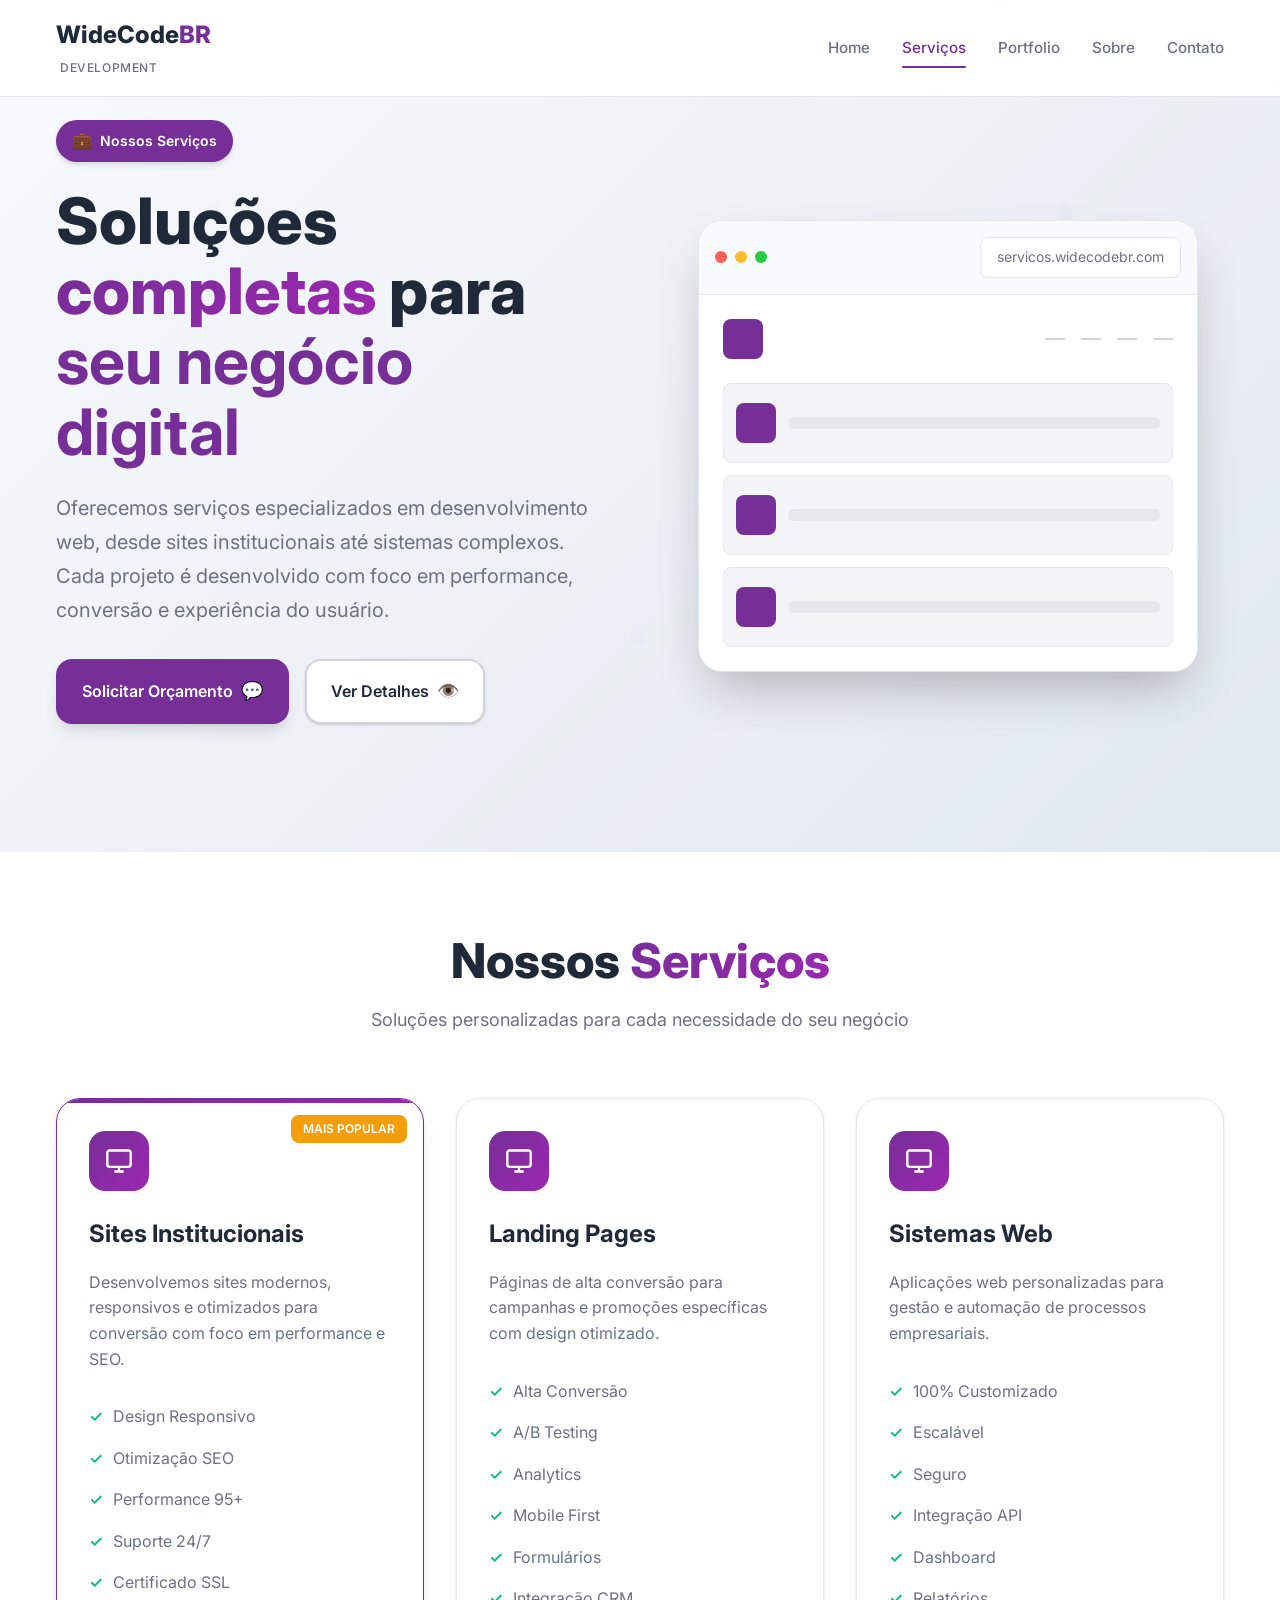
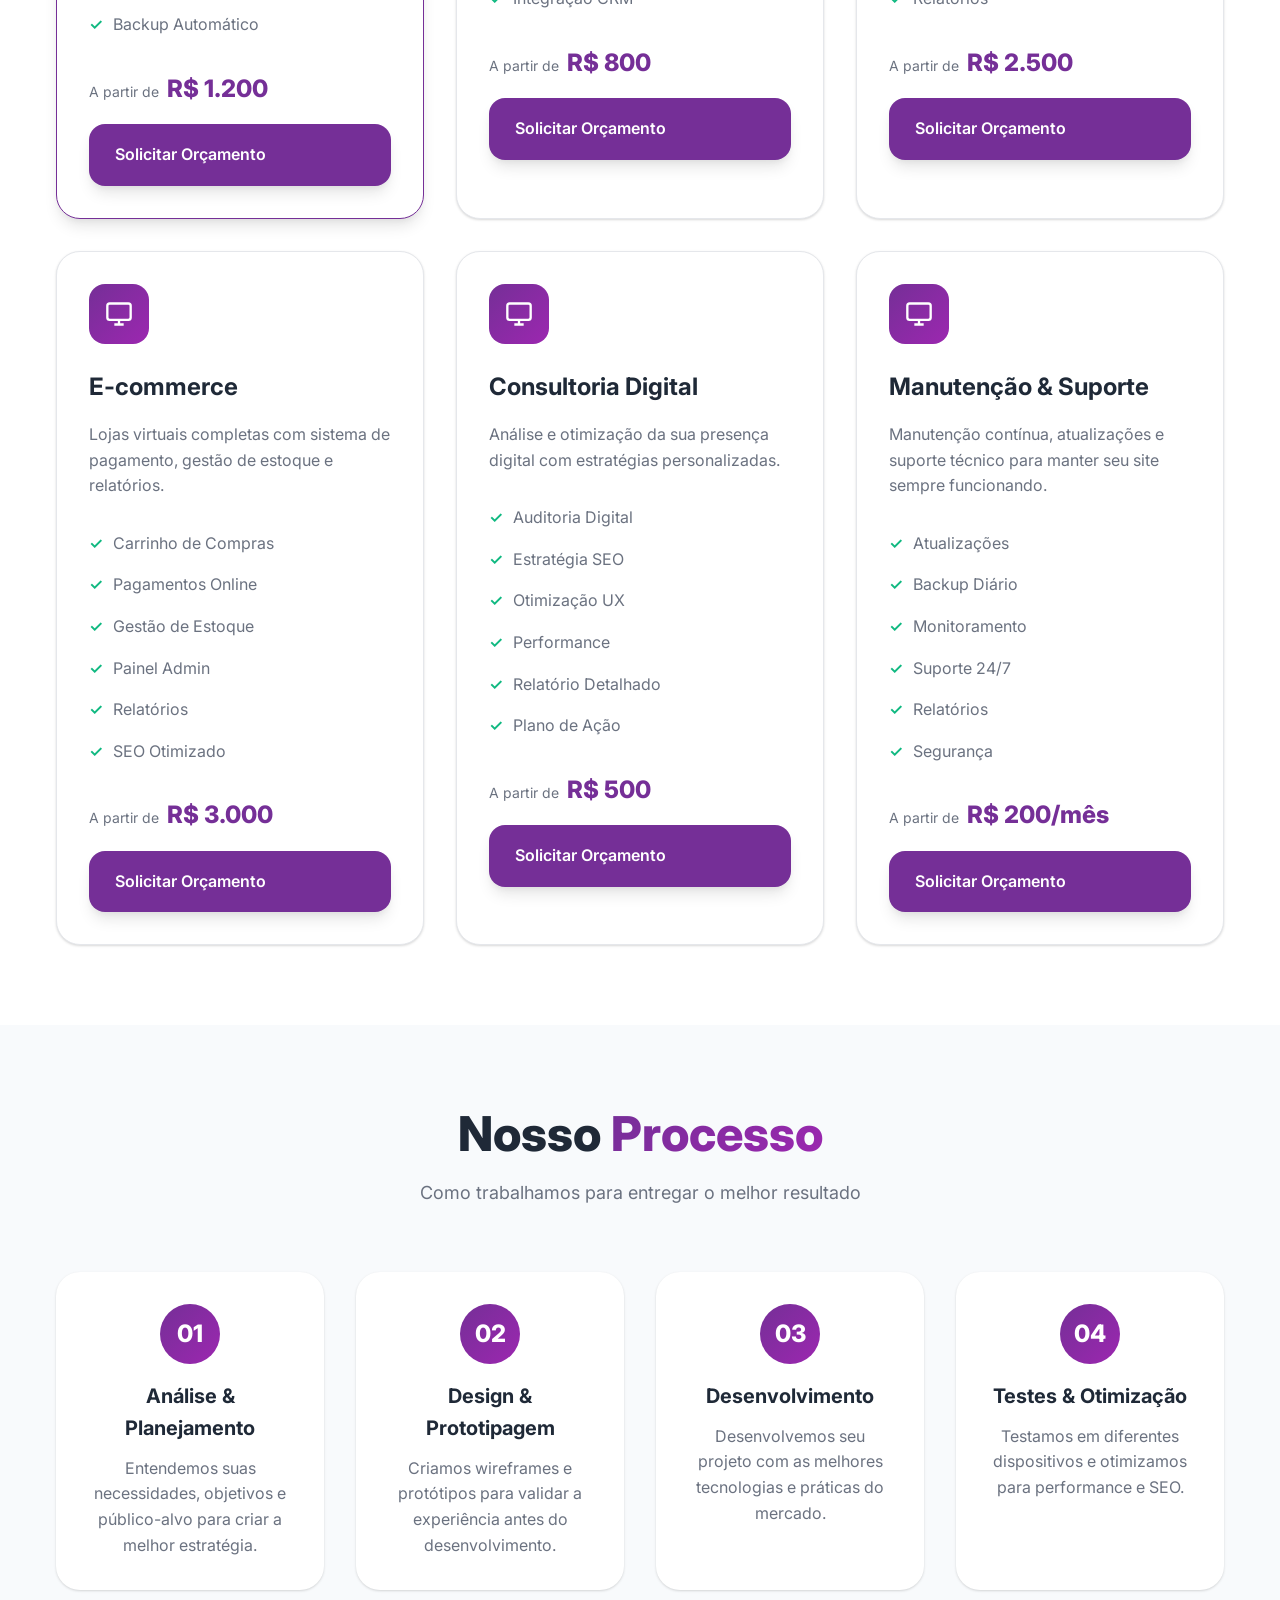
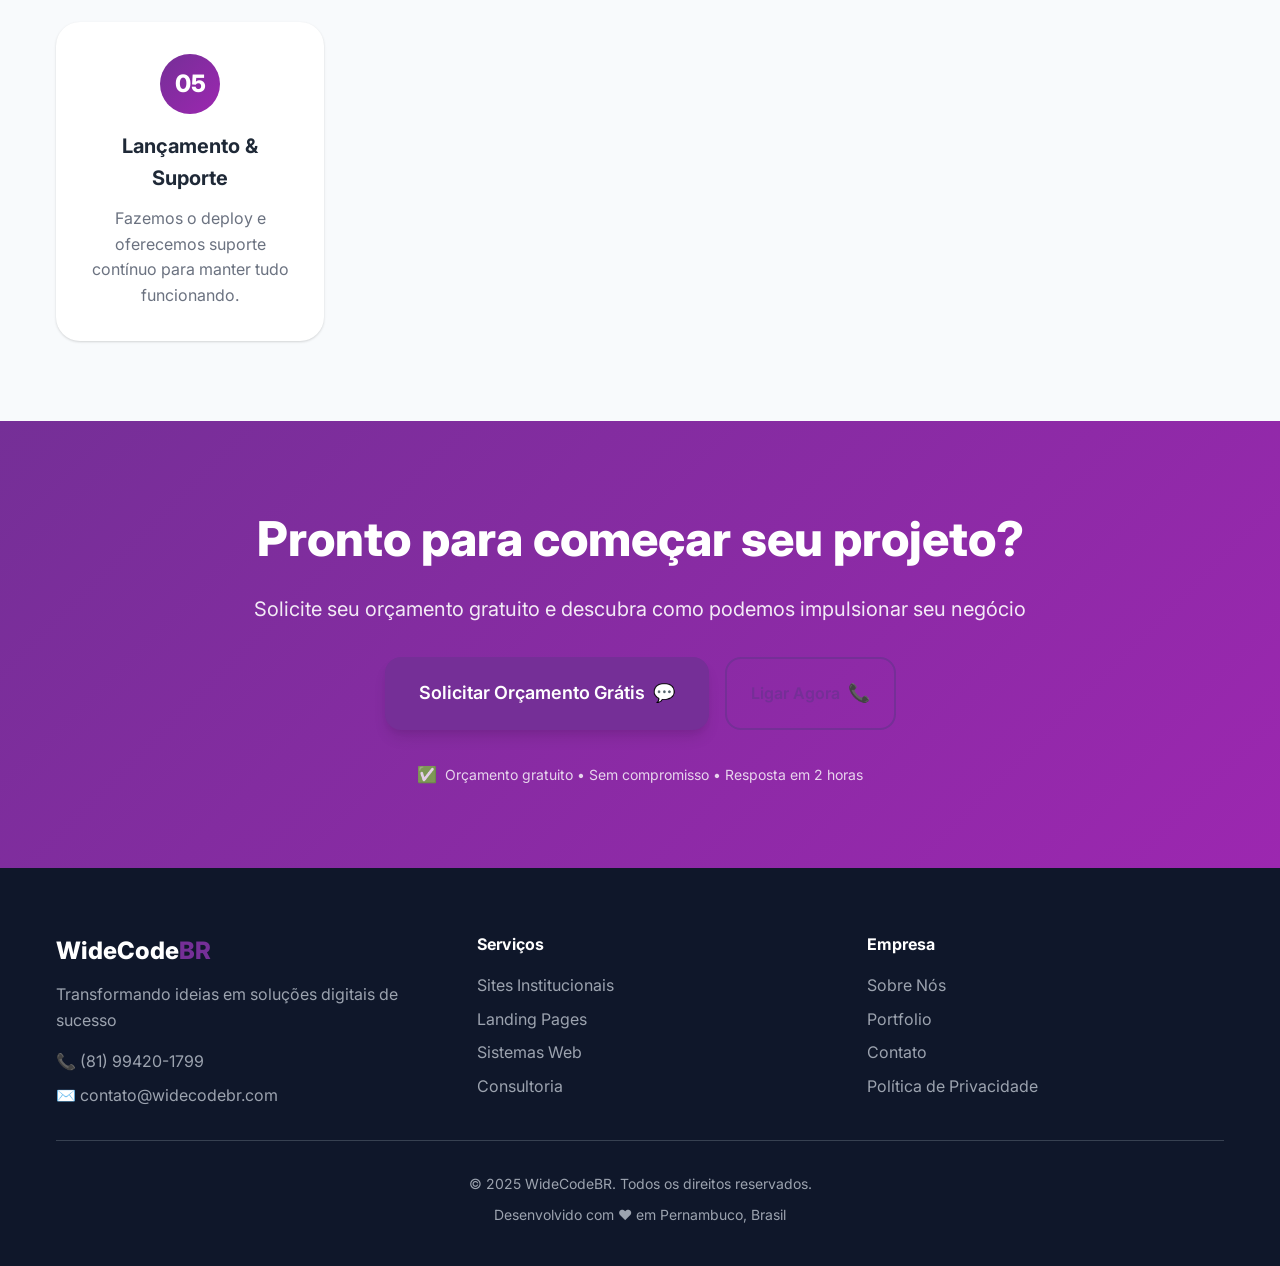
<file: serviços.html>
<!DOCTYPE html>
<html lang="pt-BR">
<head>
  <meta charset="UTF-8">
  <meta name="viewport" content="width=device-width, initial-scale=1.0">
  <title>Serviços - WideCodeBR | Desenvolvimento Web Profissional</title>
  <meta name="description" content="Conheça nossos serviços de desenvolvimento web: sites institucionais, landing pages, sistemas web e consultoria. Soluções completas para seu negócio.">
  
  <!-- Fonts -->
  <link href="https://fonts.googleapis.com/css2?family=Inter:wght@300;400;500;600;700;800&display=swap" rel="stylesheet">
  
  <!-- CSS -->
  <link rel="stylesheet" href="style.css">
</head>
<body>
  <!-- Header -->
  <header class="header">
    <div class="container">
      <div class="nav-brand">
        <h1>WideCode<span class="brand-accent">BR</span></h1>
        <span class="brand-tagline">DEVELOPMENT</span>
      </div>
      
      <nav class="nav-desktop">
        <a href="index.html" class="nav-link">Home</a>
        <a href="serviços.html" class="nav-link active">Serviços</a>
        <a href="portfolio.html" class="nav-link">Portfolio</a>
        <a href="sobre.html" class="nav-link">Sobre</a>
        <a href="contato.html" class="nav-link">Contato</a>
      </nav>
      
      <button class="menu-toggle" id="menuToggle">
        <span></span>
        <span></span>
        <span></span>
      </button>
    </div>
    </header>

  <!-- Mobile Menu -->
  <div class="mobile-menu" id="mobileMenu">
    <div class="mobile-menu-content">
      <a href="index.html" class="mobile-nav-link">Home</a>
      <a href="serviços.html" class="mobile-nav-link active">Serviços</a>
      <a href="portfolio.html" class="mobile-nav-link">Portfolio</a>
      <a href="sobre.html" class="mobile-nav-link">Sobre</a>
      <a href="contato.html" class="mobile-nav-link">Contato</a>
    </div>
  </div>

  <!-- Hero Section -->
  <section class="hero">
    <div class="container">
      <div class="hero-content">
        <div class="hero-text">
          <div class="hero-badge">
            <span class="badge-icon">💼</span>
            <span>Nossos Serviços</span>
          </div>
          
          <h1 class="hero-title">
            Soluções <span class="gradient-text">completas</span> para 
            <span class="highlight-text">seu negócio digital</span>
          </h1>
          
          <p class="hero-description">
            Oferecemos serviços especializados em desenvolvimento web, 
            desde sites institucionais até sistemas complexos. 
            Cada projeto é desenvolvido com foco em performance, 
            conversão e experiência do usuário.
          </p>
          
          <div class="hero-cta">
            <a href="https://wa.me/5581994201799?text=Olá!%20Gostaria%20de%20solicitar%20um%20orçamento%20para%20desenvolvimento%20web" class="btn btn-primary">
              <span>Solicitar Orçamento</span>
              <span class="btn-icon">💬</span>
            </a>
            <a href="#servicos-detalhados" class="btn btn-secondary">
              <span>Ver Detalhes</span>
              <span class="btn-icon">👁️</span>
            </a>
          </div>
        </div>
        
        <div class="hero-visual">
          <div class="hero-mockup">
            <div class="mockup-browser">
              <div class="browser-header">
                <div class="browser-dots">
                  <span></span>
                  <span></span>
                  <span></span>
                </div>
                <div class="browser-url">servicos.widecodebr.com</div>
              </div>
              <div class="browser-content">
                <div class="mockup-header">
                  <div class="mockup-logo"></div>
                  <div class="mockup-nav">
                    <span></span>
                    <span></span>
                    <span></span>
                    <span></span>
                  </div>
                </div>
                <div class="mockup-services">
                  <div class="mockup-service-card"></div>
                  <div class="mockup-service-card"></div>
                  <div class="mockup-service-card"></div>
                </div>
              </div>
            </div>
          </div>
        </div>
      </div>
    </div>
  </section>

  <!-- Services Detailed Section -->
  <section class="services" id="servicos-detalhados">
    <div class="container">
      <div class="section-header">
        <h2 class="section-title">Nossos <span class="gradient-text">Serviços</span></h2>
        <p class="section-subtitle">Soluções personalizadas para cada necessidade do seu negócio</p>
      </div>
      
      <div class="services-grid">
        <!-- Site Institucional -->
        <div class="service-card featured">
          <div class="service-icon">
            <svg viewBox="0 0 24 24" fill="none" stroke="currentColor" stroke-width="2">
              <rect x="2" y="3" width="20" height="14" rx="2" ry="2"/>
              <line x1="8" y1="21" x2="16" y2="21"/>
              <line x1="12" y1="17" x2="12" y2="21"/>
            </svg>
          </div>
          <div class="service-badge">Mais Popular</div>
          <h3>Sites Institucionais</h3>
          <p>Desenvolvemos sites modernos, responsivos e otimizados para conversão com foco em performance e SEO.</p>
          <ul class="service-features">
            <li>Design Responsivo</li>
            <li>Otimização SEO</li>
            <li>Performance 95+</li>
            <li>Suporte 24/7</li>
            <li>Certificado SSL</li>
            <li>Backup Automático</li>
          </ul>
          <div class="service-price">
            <span class="price-from">A partir de</span>
            <span class="price-value">R$ 1.200</span>
          </div>
          <a href="https://wa.me/5581994201799?text=Olá!%20Gostaria%20de%20solicitar%20um%20orçamento%20para%20site%20institucional" class="btn btn-primary" style="width: 100%; margin-top: 1rem;">
            Solicitar Orçamento
          </a>
        </div>
        
        <!-- Landing Page -->
    <div class="service-card">
      <div class="service-icon">
            <svg viewBox="0 0 24 24" fill="none" stroke="currentColor" stroke-width="2">
              <rect x="2" y="3" width="20" height="14" rx="2" ry="2"/>
              <line x1="8" y1="21" x2="16" y2="21"/>
              <line x1="12" y1="17" x2="12" y2="21"/>
        </svg>
      </div>
      <h3>Landing Pages</h3>
          <p>Páginas de alta conversão para campanhas e promoções específicas com design otimizado.</p>
          <ul class="service-features">
            <li>Alta Conversão</li>
            <li>A/B Testing</li>
            <li>Analytics</li>
            <li>Mobile First</li>
            <li>Formulários</li>
            <li>Integração CRM</li>
          </ul>
          <div class="service-price">
            <span class="price-from">A partir de</span>
            <span class="price-value">R$ 800</span>
          </div>
          <a href="https://wa.me/5581994201799?text=Olá!%20Gostaria%20de%20solicitar%20um%20orçamento%20para%20landing%20page" class="btn btn-primary" style="width: 100%; margin-top: 1rem;">
            Solicitar Orçamento
          </a>
    </div>

        <!-- Sistema Web -->
    <div class="service-card">
      <div class="service-icon">
            <svg viewBox="0 0 24 24" fill="none" stroke="currentColor" stroke-width="2">
              <rect x="2" y="3" width="20" height="14" rx="2" ry="2"/>
              <line x1="8" y1="21" x2="16" y2="21"/>
              <line x1="12" y1="17" x2="12" y2="21"/>
        </svg>
      </div>
      <h3>Sistemas Web</h3>
          <p>Aplicações web personalizadas para gestão e automação de processos empresariais.</p>
          <ul class="service-features">
            <li>100% Customizado</li>
            <li>Escalável</li>
            <li>Seguro</li>
            <li>Integração API</li>
            <li>Dashboard</li>
            <li>Relatórios</li>
          </ul>
          <div class="service-price">
            <span class="price-from">A partir de</span>
            <span class="price-value">R$ 2.500</span>
          </div>
          <a href="https://wa.me/5581994201799?text=Olá!%20Gostaria%20de%20solicitar%20um%20orçamento%20para%20sistema%20web" class="btn btn-primary" style="width: 100%; margin-top: 1rem;">
            Solicitar Orçamento
          </a>
        </div>
        
        <!-- E-commerce -->
        <div class="service-card">
          <div class="service-icon">
            <svg viewBox="0 0 24 24" fill="none" stroke="currentColor" stroke-width="2">
              <rect x="2" y="3" width="20" height="14" rx="2" ry="2"/>
              <line x1="8" y1="21" x2="16" y2="21"/>
              <line x1="12" y1="17" x2="12" y2="21"/>
            </svg>
          </div>
          <h3>E-commerce</h3>
          <p>Lojas virtuais completas com sistema de pagamento, gestão de estoque e relatórios.</p>
          <ul class="service-features">
            <li>Carrinho de Compras</li>
            <li>Pagamentos Online</li>
            <li>Gestão de Estoque</li>
            <li>Painel Admin</li>
            <li>Relatórios</li>
            <li>SEO Otimizado</li>
          </ul>
          <div class="service-price">
            <span class="price-from">A partir de</span>
            <span class="price-value">R$ 3.000</span>
          </div>
          <a href="https://wa.me/5581994201799?text=Olá!%20Gostaria%20de%20solicitar%20um%20orçamento%20para%20e-commerce" class="btn btn-primary" style="width: 100%; margin-top: 1rem;">
            Solicitar Orçamento
          </a>
        </div>
        
        <!-- Consultoria -->
        <div class="service-card">
          <div class="service-icon">
            <svg viewBox="0 0 24 24" fill="none" stroke="currentColor" stroke-width="2">
              <rect x="2" y="3" width="20" height="14" rx="2" ry="2"/>
              <line x1="8" y1="21" x2="16" y2="21"/>
              <line x1="12" y1="17" x2="12" y2="21"/>
            </svg>
          </div>
          <h3>Consultoria Digital</h3>
          <p>Análise e otimização da sua presença digital com estratégias personalizadas.</p>
          <ul class="service-features">
            <li>Auditoria Digital</li>
            <li>Estratégia SEO</li>
            <li>Otimização UX</li>
            <li>Performance</li>
            <li>Relatório Detalhado</li>
            <li>Plano de Ação</li>
          </ul>
          <div class="service-price">
            <span class="price-from">A partir de</span>
            <span class="price-value">R$ 500</span>
          </div>
          <a href="https://wa.me/5581994201799?text=Olá!%20Gostaria%20de%20solicitar%20um%20orçamento%20para%20consultoria%20digital" class="btn btn-primary" style="width: 100%; margin-top: 1rem;">
            Solicitar Orçamento
          </a>
    </div>

        <!-- Manutenção -->
    <div class="service-card">
      <div class="service-icon">
            <svg viewBox="0 0 24 24" fill="none" stroke="currentColor" stroke-width="2">
              <rect x="2" y="3" width="20" height="14" rx="2" ry="2"/>
              <line x1="8" y1="21" x2="16" y2="21"/>
              <line x1="12" y1="17" x2="12" y2="21"/>
        </svg>
          </div>
          <h3>Manutenção & Suporte</h3>
          <p>Manutenção contínua, atualizações e suporte técnico para manter seu site sempre funcionando.</p>
          <ul class="service-features">
            <li>Atualizações</li>
            <li>Backup Diário</li>
            <li>Monitoramento</li>
            <li>Suporte 24/7</li>
            <li>Relatórios</li>
            <li>Segurança</li>
          </ul>
          <div class="service-price">
            <span class="price-from">A partir de</span>
            <span class="price-value">R$ 200/mês</span>
          </div>
          <a href="https://wa.me/5581994201799?text=Olá!%20Gostaria%20de%20solicitar%20um%20orçamento%20para%20manutenção%20e%20suporte" class="btn btn-primary" style="width: 100%; margin-top: 1rem;">
            Solicitar Orçamento
          </a>
        </div>
      </div>
    </div>
  </section>

  <!-- Process Section -->
  <section class="process-section">
    <div class="container">
      <div class="section-header">
        <h2 class="section-title">Nosso <span class="gradient-text">Processo</span></h2>
        <p class="section-subtitle">Como trabalhamos para entregar o melhor resultado</p>
      </div>
      
      <div class="process-grid">
        <div class="process-step">
          <div class="step-number">01</div>
          <h3>Análise & Planejamento</h3>
          <p>Entendemos suas necessidades, objetivos e público-alvo para criar a melhor estratégia.</p>
        </div>
        
        <div class="process-step">
          <div class="step-number">02</div>
          <h3>Design & Prototipagem</h3>
          <p>Criamos wireframes e protótipos para validar a experiência antes do desenvolvimento.</p>
        </div>
        
        <div class="process-step">
          <div class="step-number">03</div>
          <h3>Desenvolvimento</h3>
          <p>Desenvolvemos seu projeto com as melhores tecnologias e práticas do mercado.</p>
        </div>
        
        <div class="process-step">
          <div class="step-number">04</div>
          <h3>Testes & Otimização</h3>
          <p>Testamos em diferentes dispositivos e otimizamos para performance e SEO.</p>
        </div>
        
        <div class="process-step">
          <div class="step-number">05</div>
          <h3>Lançamento & Suporte</h3>
          <p>Fazemos o deploy e oferecemos suporte contínuo para manter tudo funcionando.</p>
        </div>
      </div>
    </div>
  </section>

  <!-- CTA Section -->
  <section class="cta-section">
    <div class="container">
      <div class="cta-content">
        <h2>Pronto para começar seu projeto?</h2>
        <p>Solicite seu orçamento gratuito e descubra como podemos impulsionar seu negócio</p>
        <div class="cta-buttons">
          <a href="https://wa.me/5581994201799?text=Olá!%20Gostaria%20de%20solicitar%20um%20orçamento%20para%20desenvolvimento%20web" class="btn btn-primary btn-large">
            <span>Solicitar Orçamento Grátis</span>
            <span class="btn-icon">💬</span>
          </a>
          <a href="tel:+5581994201799" class="btn btn-outline">
            <span>Ligar Agora</span>
            <span class="btn-icon">📞</span>
          </a>
        </div>
        <div class="cta-guarantee">
          <span class="guarantee-icon">✅</span>
          <span>Orçamento gratuito • Sem compromisso • Resposta em 2 horas</span>
        </div>
    </div>
  </div>
</section>

  <!-- Footer -->
  <footer class="footer">
    <div class="container">
      <div class="footer-content">
        <div class="footer-brand">
          <h3>WideCode<span class="brand-accent">BR</span></h3>
          <p>Transformando ideias em soluções digitais de sucesso</p>
          <div class="footer-contact">
            <a href="tel:+5581994201799">📞 (81) 99420-1799</a>
            <a href="mailto:contato@widecodebr.com">✉️ contato@widecodebr.com</a>
          </div>
        </div>
        
        <div class="footer-links">
          <div class="footer-column">
            <h4>Serviços</h4>
            <a href="serviços.html">Sites Institucionais</a>
            <a href="serviços.html">Landing Pages</a>
            <a href="serviços.html">Sistemas Web</a>
            <a href="serviços.html">Consultoria</a>
          </div>
          
          <div class="footer-column">
            <h4>Empresa</h4>
            <a href="sobre.html">Sobre Nós</a>
            <a href="portfolio.html">Portfolio</a>
            <a href="contato.html">Contato</a>
            <a href="politica.html">Política de Privacidade</a>
          </div>
        </div>
      </div>
      
      <div class="footer-bottom">
        <p>&copy; 2025 WideCodeBR. Todos os direitos reservados.</p>
        <p>Desenvolvido com ❤️ em Pernambuco, Brasil</p>
      </div>
    </div>
</footer>

  <script src="script.js"></script>
</body>
</html>
</file>
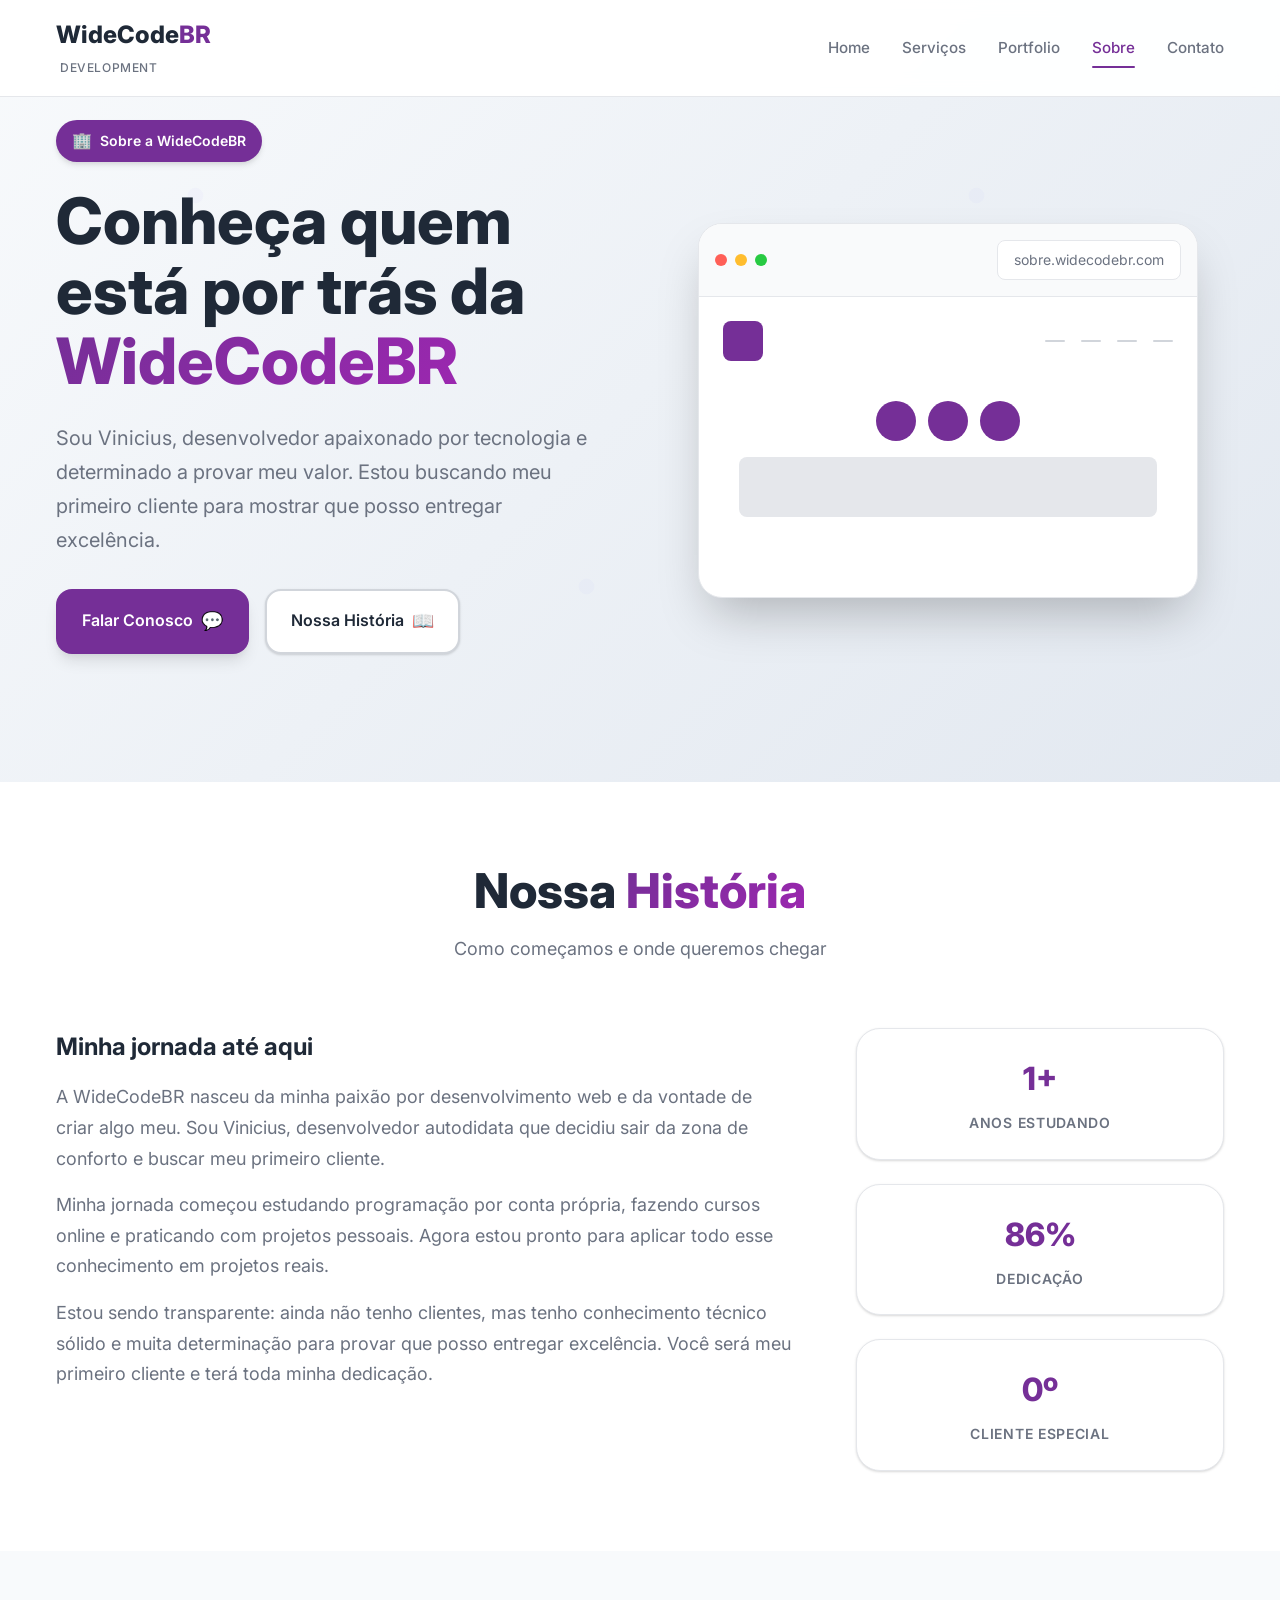
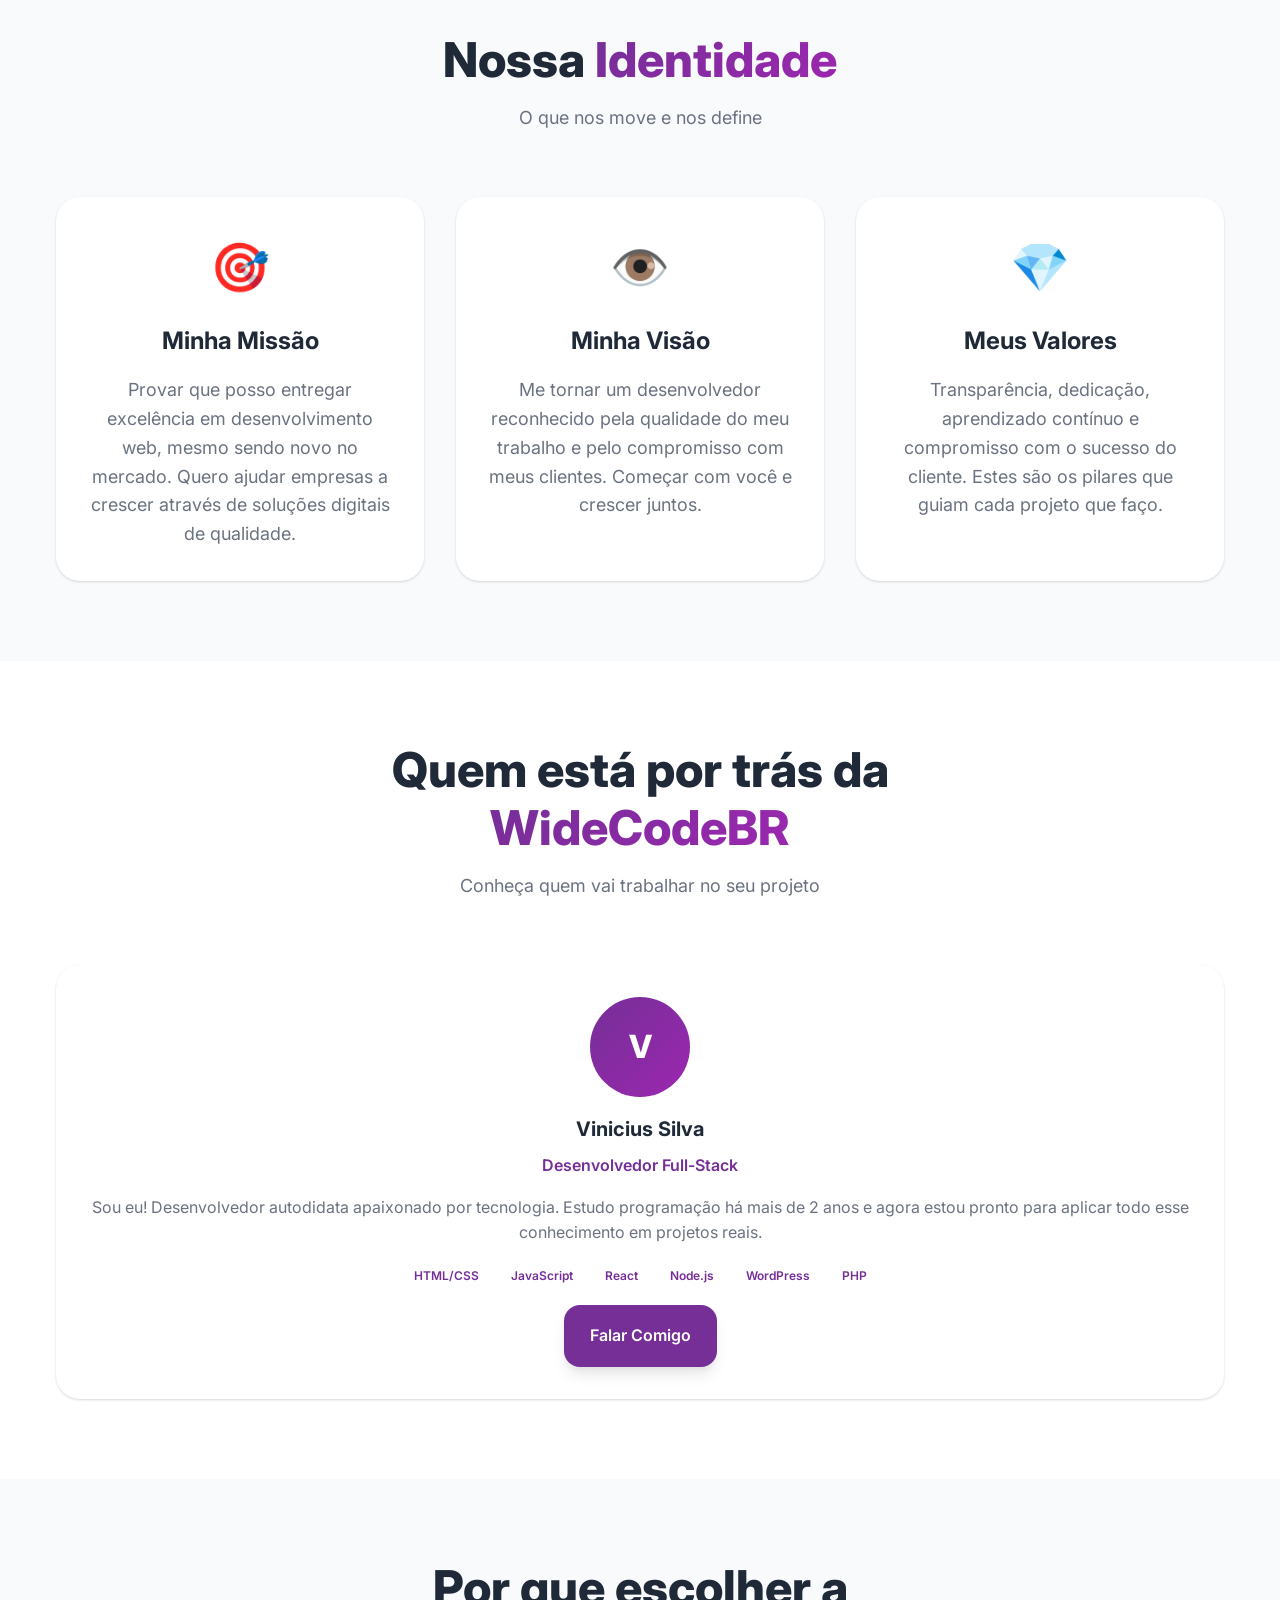
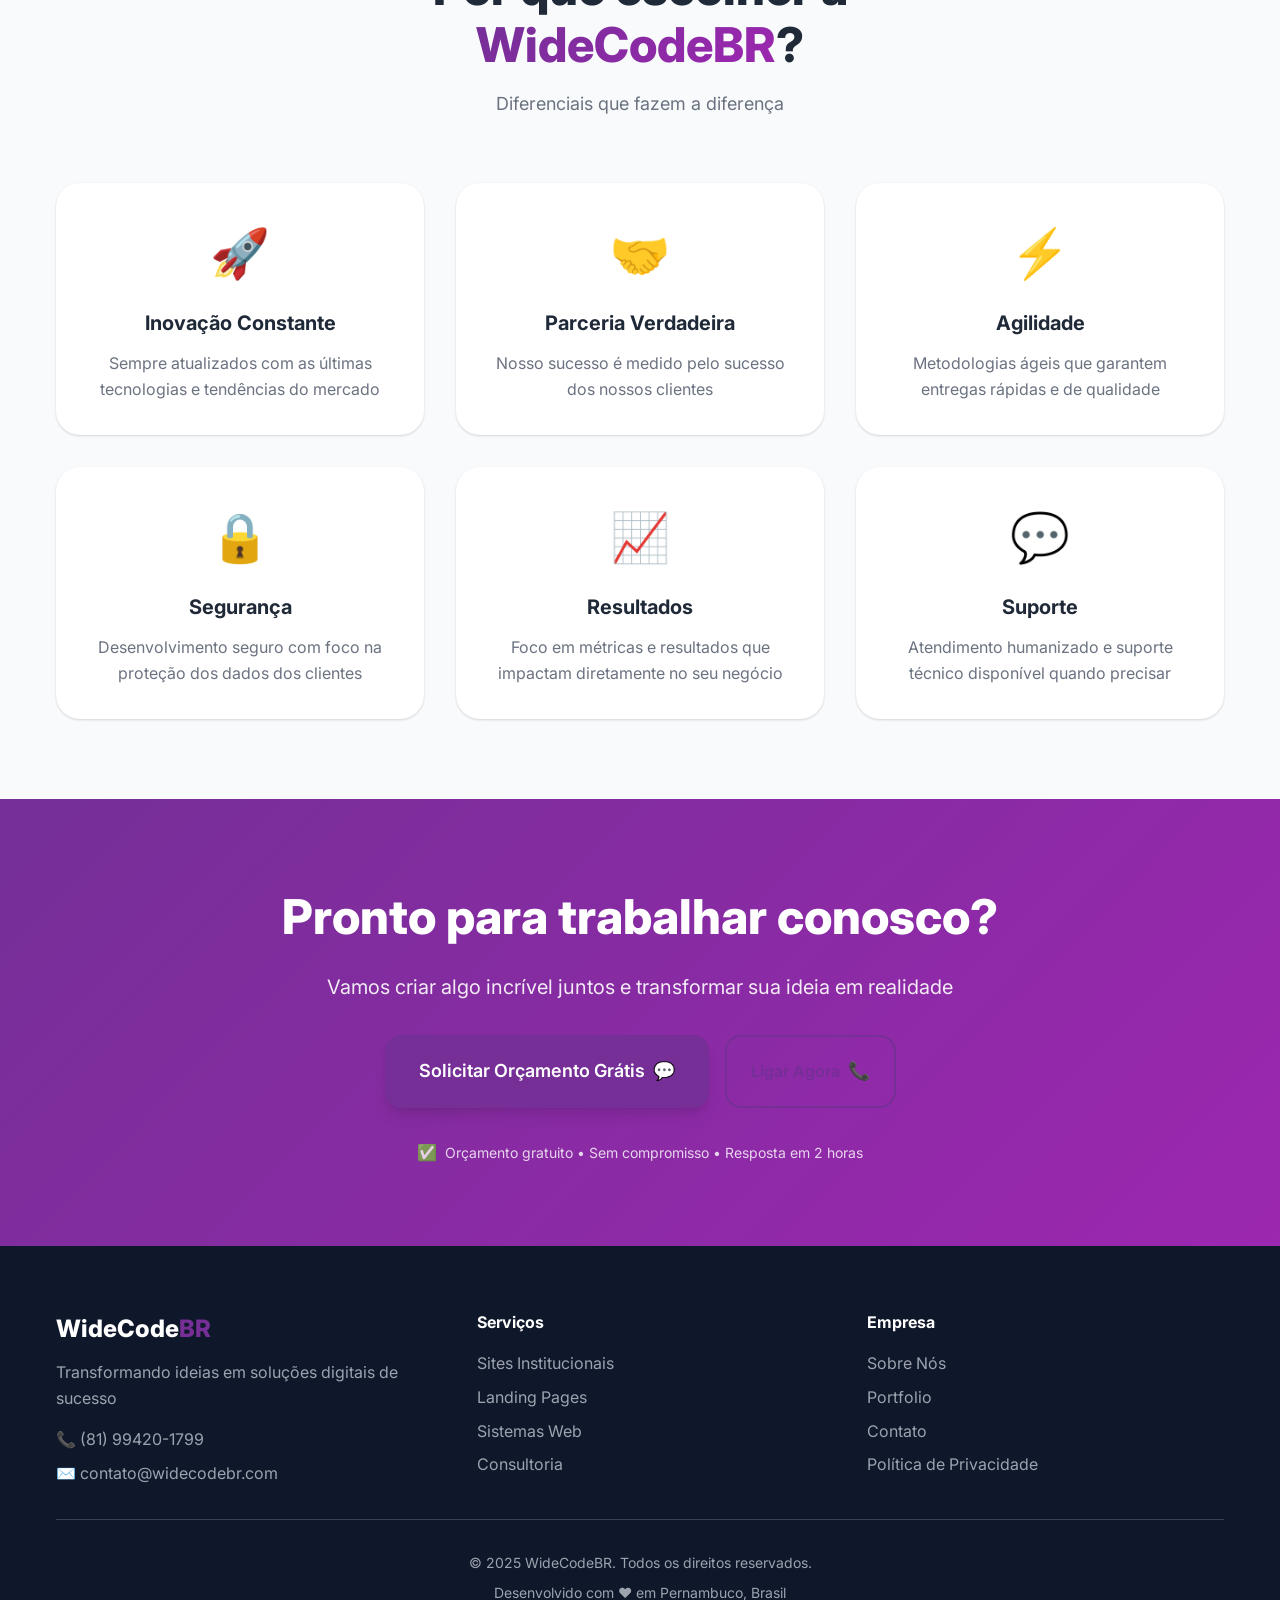
<file: sobre.html>
<!DOCTYPE html>
<html lang="pt-BR">
<head>
  <meta charset="UTF-8">
  <meta name="viewport" content="width=device-width, initial-scale=1.0">
  <title>Sobre - WideCodeBR | Conheça Nossa História e Missão</title>
  <meta name="description" content="Conheça a WideCodeBR: nossa história, missão, valores e equipe. Desenvolvimento web profissional em Pernambuco com foco em resultados.">
  
  <!-- Fonts -->
  <link href="https://fonts.googleapis.com/css2?family=Inter:wght@300;400;500;600;700;800&display=swap" rel="stylesheet">
  
  <!-- CSS -->
  <link rel="stylesheet" href="style.css">
</head>
<body>
  <!-- Header -->
  <header class="header">
    <div class="container">
      <div class="nav-brand">
        <h1>WideCode<span class="brand-accent">BR</span></h1>
        <span class="brand-tagline">DEVELOPMENT</span>
      </div>
      
      <nav class="nav-desktop">
      <a href="index.html" class="nav-link">Home</a>
      <a href="serviços.html" class="nav-link">Serviços</a>
      <a href="portfolio.html" class="nav-link">Portfolio</a>
        <a href="sobre.html" class="nav-link active">Sobre</a>
      <a href="contato.html" class="nav-link">Contato</a>
    </nav>

      <button class="menu-toggle" id="menuToggle">
        <span></span>
        <span></span>
        <span></span>
      </button>
    </div>
  </header>

  <!-- Mobile Menu -->
  <div class="mobile-menu" id="mobileMenu">
    <div class="mobile-menu-content">
      <a href="index.html" class="mobile-nav-link">Home</a>
      <a href="serviços.html" class="mobile-nav-link">Serviços</a>
      <a href="portfolio.html" class="mobile-nav-link">Portfolio</a>
      <a href="sobre.html" class="mobile-nav-link active">Sobre</a>
      <a href="contato.html" class="mobile-nav-link">Contato</a>
    </div>
  </div>

  <!-- Hero Section -->
  <section class="hero">
    <div class="container">
      <div class="hero-content">
        <div class="hero-text">
          <div class="hero-badge">
            <span class="badge-icon">🏢</span>
            <span>Sobre a WideCodeBR</span>
          </div>
          
          <h1 class="hero-title">
            Conheça quem está por trás da <span class="gradient-text">WideCodeBR</span>
          </h1>
          
          <p class="hero-description">
            Sou Vinicius, desenvolvedor apaixonado por tecnologia e 
            determinado a provar meu valor. Estou buscando meu primeiro 
            cliente para mostrar que posso entregar excelência.
          </p>
          
          <div class="hero-cta">
            <a href="https://wa.me/5581994201799?text=Olá!%20Gostaria%20de%20conhecer%20mais%20sobre%20os%20serviços%20da%20WideCodeBR" class="btn btn-primary">
              <span>Falar Conosco</span>
              <span class="btn-icon">💬</span>
            </a>
            <a href="#nossa-historia" class="btn btn-secondary">
              <span>Nossa História</span>
              <span class="btn-icon">📖</span>
            </a>
          </div>
        </div>
        
        <div class="hero-visual">
          <div class="hero-mockup">
            <div class="mockup-browser">
              <div class="browser-header">
                <div class="browser-dots">
                  <span></span>
                  <span></span>
                  <span></span>
                </div>
                <div class="browser-url">sobre.widecodebr.com</div>
              </div>
              <div class="browser-content">
                <div class="mockup-header">
                  <div class="mockup-logo"></div>
                  <div class="mockup-nav">
                    <span></span>
                    <span></span>
                    <span></span>
                    <span></span>
                  </div>
                </div>
                <div class="mockup-about">
                  <div class="mockup-team">
                    <div class="mockup-person"></div>
                    <div class="mockup-person"></div>
                    <div class="mockup-person"></div>
                  </div>
                  <div class="mockup-text"></div>
                </div>
              </div>
            </div>
          </div>
        </div>
      </div>
    </div>
  </section>

  <!-- Nossa História -->
  <section class="about-story" id="nossa-historia">
    <div class="container">
      <div class="section-header">
        <h2 class="section-title">Nossa <span class="gradient-text">História</span></h2>
        <p class="section-subtitle">Como começamos e onde queremos chegar</p>
      </div>
      
      <div class="story-content">
        <div class="story-text">
          <h3>Minha jornada até aqui</h3>
          <p>
            A WideCodeBR nasceu da minha paixão por desenvolvimento web e da 
            vontade de criar algo meu. Sou Vinicius, desenvolvedor autodidata 
            que decidiu sair da zona de conforto e buscar meu primeiro cliente.
          </p>
          <p>
            Minha jornada começou estudando programação por conta própria, 
            fazendo cursos online e praticando com projetos pessoais. 
            Agora estou pronto para aplicar todo esse conhecimento em 
            projetos reais.
          </p>
          <p>
            Estou sendo transparente: ainda não tenho clientes, mas tenho 
            conhecimento técnico sólido e muita determinação para provar 
            que posso entregar excelência. Você será meu primeiro cliente 
            e terá toda minha dedicação.
          </p>
        </div>
        
        <div class="story-stats">
          <div class="stat-card">
            <div class="stat-number">2+</div>
            <div class="stat-label">Anos Estudando</div>
          </div>
          <div class="stat-card">
            <div class="stat-number">100%</div>
            <div class="stat-label">Dedicação</div>
          </div>
          <div class="stat-card">
            <div class="stat-number">1º</div>
            <div class="stat-label">Cliente Especial</div>
          </div>
        </div>
      </div>
    </div>
  </section>

  <!-- Missão, Visão e Valores -->
  <section class="mission-vision">
    <div class="container">
      <div class="section-header">
        <h2 class="section-title">Nossa <span class="gradient-text">Identidade</span></h2>
        <p class="section-subtitle">O que nos move e nos define</p>
      </div>
      
      <div class="mv-grid">
        <div class="mv-card">
          <div class="mv-icon">🎯</div>
          <h3>Minha Missão</h3>
          <p>
            Provar que posso entregar excelência em desenvolvimento web, 
            mesmo sendo novo no mercado. Quero ajudar empresas a crescer 
            através de soluções digitais de qualidade.
          </p>
        </div>
        
        <div class="mv-card">
          <div class="mv-icon">👁️</div>
          <h3>Minha Visão</h3>
          <p>
            Me tornar um desenvolvedor reconhecido pela qualidade 
            do meu trabalho e pelo compromisso com meus clientes. 
            Começar com você e crescer juntos.
          </p>
        </div>
        
        <div class="mv-card">
          <div class="mv-icon">💎</div>
          <h3>Meus Valores</h3>
          <p>
            Transparência, dedicação, aprendizado contínuo e 
            compromisso com o sucesso do cliente. Estes são 
            os pilares que guiam cada projeto que faço.
          </p>
        </div>
      </div>
    </div>
  </section>

  <!-- Equipe -->
  <section class="team-section">
    <div class="container">
      <div class="section-header">
        <h2 class="section-title">Quem está por trás da <span class="gradient-text">WideCodeBR</span></h2>
        <p class="section-subtitle">Conheça quem vai trabalhar no seu projeto</p>
      </div>
      
      <div class="team-grid">
        <div class="team-member">
          <div class="member-avatar">
            <div class="avatar-placeholder">V</div>
          </div>
          <h3>Vinicius Silva</h3>
          <p class="member-role">Desenvolvedor Full-Stack</p>
          <p class="member-bio">
            Sou eu! Desenvolvedor autodidata apaixonado por tecnologia. 
            Estudo programação há mais de 2 anos e agora estou pronto 
            para aplicar todo esse conhecimento em projetos reais.
          </p>
          <div class="member-skills">
            <span>HTML/CSS</span>
            <span>JavaScript</span>
            <span>React</span>
            <span>Node.js</span>
            <span>WordPress</span>
            <span>PHP</span>
          </div>
          <div class="member-contact">
            <a href="https://wa.me/5581994201799" class="btn btn-primary" style="margin-top: 1rem;">
              Falar Comigo
            </a>
          </div>
        </div>
      </div>
    </div>
  </section>

  <!-- Por que escolher -->
  <section class="why-choose">
    <div class="container">
      <div class="section-header">
        <h2 class="section-title">Por que escolher a <span class="gradient-text">WideCodeBR</span>?</h2>
        <p class="section-subtitle">Diferenciais que fazem a diferença</p>
      </div>

      <div class="features-grid">
        <div class="feature-card">
          <div class="feature-icon">🚀</div>
          <h3>Inovação Constante</h3>
          <p>Sempre atualizados com as últimas tecnologias e tendências do mercado</p>
        </div>
        
        <div class="feature-card">
          <div class="feature-icon">🤝</div>
          <h3>Parceria Verdadeira</h3>
          <p>Nosso sucesso é medido pelo sucesso dos nossos clientes</p>
        </div>
        
        <div class="feature-card">
          <div class="feature-icon">⚡</div>
          <h3>Agilidade</h3>
          <p>Metodologias ágeis que garantem entregas rápidas e de qualidade</p>
        </div>
        
        <div class="feature-card">
          <div class="feature-icon">🔒</div>
          <h3>Segurança</h3>
          <p>Desenvolvimento seguro com foco na proteção dos dados dos clientes</p>
        </div>
        
        <div class="feature-card">
          <div class="feature-icon">📈</div>
          <h3>Resultados</h3>
          <p>Foco em métricas e resultados que impactam diretamente no seu negócio</p>
        </div>
        
        <div class="feature-card">
          <div class="feature-icon">💬</div>
          <h3>Suporte</h3>
          <p>Atendimento humanizado e suporte técnico disponível quando precisar</p>
        </div>
      </div>
      </div>
    </section>

  <!-- CTA Section -->
  <section class="cta-section">
    <div class="container">
      <div class="cta-content">
        <h2>Pronto para trabalhar conosco?</h2>
        <p>Vamos criar algo incrível juntos e transformar sua ideia em realidade</p>
        <div class="cta-buttons">
          <a href="https://wa.me/5581994201799?text=Olá!%20Gostaria%20de%20solicitar%20um%20orçamento%20para%20desenvolvimento%20web" class="btn btn-primary btn-large">
            <span>Solicitar Orçamento Grátis</span>
            <span class="btn-icon">💬</span>
          </a>
          <a href="tel:+5581994201799" class="btn btn-outline">
            <span>Ligar Agora</span>
            <span class="btn-icon">📞</span>
          </a>
        </div>
        <div class="cta-guarantee">
          <span class="guarantee-icon">✅</span>
          <span>Orçamento gratuito • Sem compromisso • Resposta em 2 horas</span>
        </div>
      </div>
    </div>
  </section>

  <!-- Footer -->
  <footer class="footer">
    <div class="container">
      <div class="footer-content">
        <div class="footer-brand">
          <h3>WideCode<span class="brand-accent">BR</span></h3>
          <p>Transformando ideias em soluções digitais de sucesso</p>
          <div class="footer-contact">
            <a href="tel:+5581994201799">📞 (81) 99420-1799</a>
            <a href="mailto:contato@widecodebr.com">✉️ contato@widecodebr.com</a>
          </div>
        </div>
        
        <div class="footer-links">
          <div class="footer-column">
            <h4>Serviços</h4>
            <a href="serviços.html">Sites Institucionais</a>
            <a href="serviços.html">Landing Pages</a>
            <a href="serviços.html">Sistemas Web</a>
            <a href="serviços.html">Consultoria</a>
          </div>
          
          <div class="footer-column">
            <h4>Empresa</h4>
            <a href="sobre.html">Sobre Nós</a>
            <a href="portfolio.html">Portfolio</a>
            <a href="contato.html">Contato</a>
            <a href="politica.html">Política de Privacidade</a>
          </div>
        </div>
  </div>
      
      <div class="footer-bottom">
        <p>&copy; 2025 WideCodeBR. Todos os direitos reservados.</p>
        <p>Desenvolvido com ❤️ em Pernambuco, Brasil</p>
      </div>
    </div>
  </footer>

  <script src="script.js"></script>
</body>
</html>
</file>
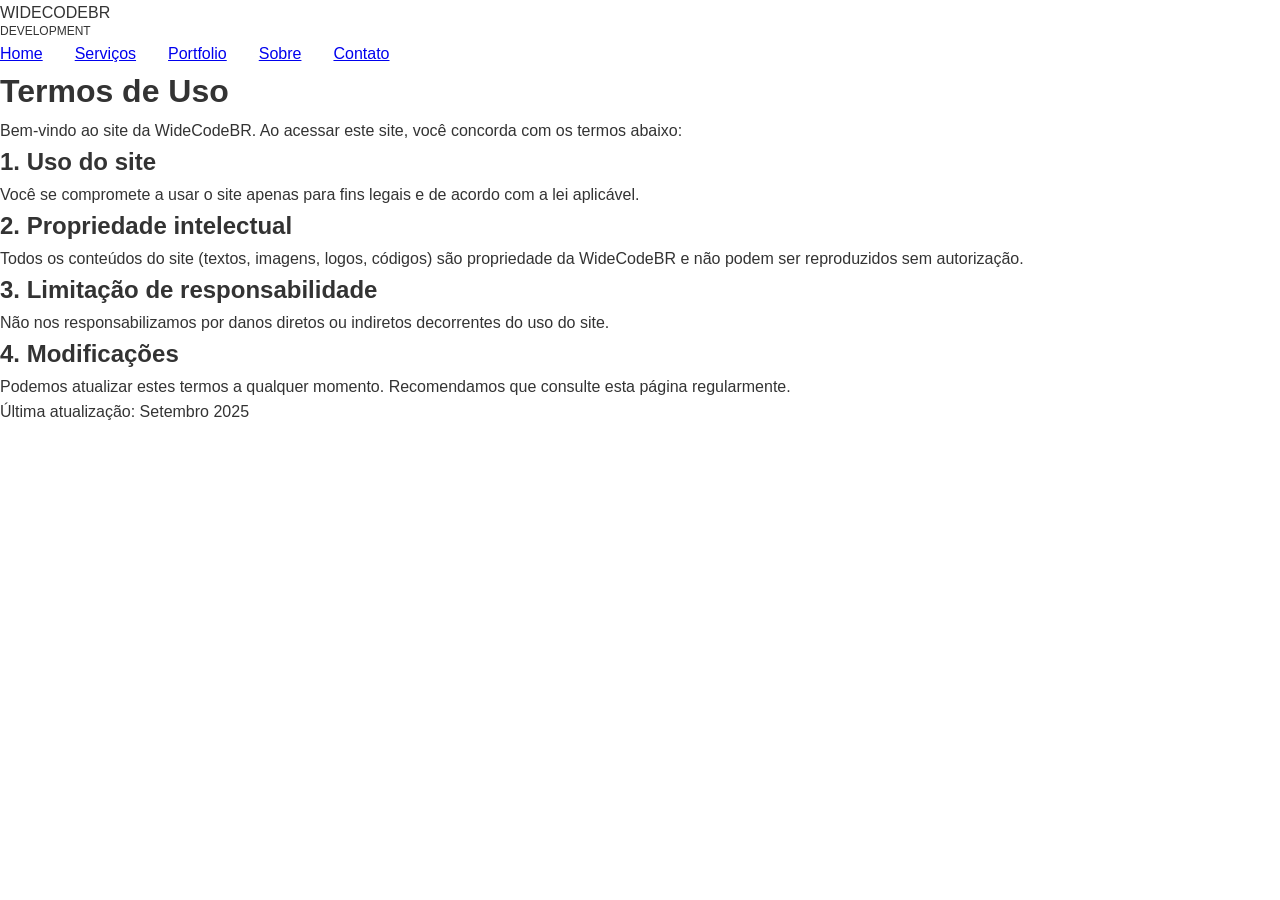
<file: termo_de_uso.html>
<!DOCTYPE html>
<html lang="pt-BR">
<head>
  <meta charset="UTF-8">
  <meta name="viewport" content="width=device-width, initial-scale=1.0">
  <title>Termos de Uso — WideCodeBR</title>
  <link rel="stylesheet" href="style.css">
</head>
<body>
  <div class="wrap">
    <header>
      <div class="brand">
        <div>
          <div class="title">WIDECODEBR</div>
          <div style="font-size:12px;color:var(--muted);margin-top:-4px">DEVELOPMENT</div>
        </div>
      </div>
      <nav class="nav-desktop">
        <a href="index.html">Home</a>
        <a href="serviços.html">Serviços</a>
        <a href="portfolio.html">Portfolio</a>
        <a href="sobre.html">Sobre</a>
        <a href="contato.html">Contato</a>
      </nav>
    </header>

    <main>
      <h1>Termos de Uso</h1>
      <p>Bem-vindo ao site da WideCodeBR. Ao acessar este site, você concorda com os termos abaixo:</p>

      <h2>1. Uso do site</h2>
      <p>Você se compromete a usar o site apenas para fins legais e de acordo com a lei aplicável.</p>

      <h2>2. Propriedade intelectual</h2>
      <p>Todos os conteúdos do site (textos, imagens, logos, códigos) são propriedade da WideCodeBR e não podem ser reproduzidos sem autorização.</p>

      <h2>3. Limitação de responsabilidade</h2>
      <p>Não nos responsabilizamos por danos diretos ou indiretos decorrentes do uso do site.</p>

      <h2>4. Modificações</h2>
      <p>Podemos atualizar estes termos a qualquer momento. Recomendamos que consulte esta página regularmente.</p>

      <p>Última atualização: Setembro 2025</p>
    </main>
  </div>
</body>
</html>
</file>
<file: style.css>
/* ============================
   RESET & BASE STYLES
============================ */
* {
  margin: 0;
  padding: 0;
  box-sizing: border-box;
}

html {
  scroll-behavior: smooth;
}

body {
  font-family: 'Inter', -apple-system, BlinkMacSystemFont, 'Segoe UI', Roboto, sans-serif;
  line-height: 1.6;
  color: #333;
  background: #fff;
  overflow-x: hidden;
}

/* ============================
   CSS VARIABLES
============================ */
:root {
  /* Colors */
  --primary: #752F97;
  --primary-dark: #5a2470;
  --primary-light: #8b4aa8;
  --secondary: #f59e0b;
  --accent: #10b981;
  --danger: #ef4444;
  --warning: #f59e0b;
  --success: #10b981;
  
  /* Grays */
  --gray-50: #f9fafb;
  --gray-100: #f3f4f6;
  --gray-200: #e5e7eb;
  --gray-300: #d1d5db;
  --gray-400: #9ca3af;
  --gray-500: #6b7280;
  --gray-600: #4b5563;
  --gray-700: #374151;
  --gray-800: #1f2937;
  --gray-900: #111827;
  
  /* Backgrounds */
  --bg-primary: #ffffff;
  --bg-secondary: #f8fafc;
  --bg-dark: #0f172a;
  --bg-gradient: linear-gradient(135deg, #752F97 0%, #9C27B0 100%);
  --bg-gradient-2: linear-gradient(135deg, #752F97 0%, #E91E63 100%);
  
  /* Text */
  --text-primary: #1f2937;
  --text-secondary: #6b7280;
  --text-light: #9ca3af;
  --text-white: #ffffff;
  
  /* Spacing */
  --space-1: 0.25rem;
  --space-2: 0.5rem;
  --space-3: 0.75rem;
  --space-4: 1rem;
  --space-5: 1.25rem;
  --space-6: 1.5rem;
  --space-8: 2rem;
  --space-10: 2.5rem;
  --space-12: 3rem;
  --space-16: 4rem;
  --space-20: 5rem;
  --space-24: 6rem;
  
  /* Border Radius */
  --radius-sm: 0.375rem;
  --radius: 0.5rem;
  --radius-md: 0.75rem;
  --radius-lg: 1rem;
  --radius-xl: 1.5rem;
  --radius-2xl: 2rem;
  
  /* Shadows */
  --shadow-sm: 0 1px 2px 0 rgba(0, 0, 0, 0.05);
  --shadow: 0 1px 3px 0 rgba(0, 0, 0, 0.1), 0 1px 2px 0 rgba(0, 0, 0, 0.06);
  --shadow-md: 0 4px 6px -1px rgba(0, 0, 0, 0.1), 0 2px 4px -1px rgba(0, 0, 0, 0.06);
  --shadow-lg: 0 10px 15px -3px rgba(0, 0, 0, 0.1), 0 4px 6px -2px rgba(0, 0, 0, 0.05);
  --shadow-xl: 0 20px 25px -5px rgba(0, 0, 0, 0.1), 0 10px 10px -5px rgba(0, 0, 0, 0.04);
  --shadow-2xl: 0 25px 50px -12px rgba(0, 0, 0, 0.25);
  
  /* Transitions */
  --transition: all 0.3s ease;
  --transition-fast: all 0.15s ease;
  --transition-slow: all 0.5s ease;
}

/* ============================
   UTILITY CLASSES
============================ */
.container {
  max-width: 1200px;
  margin: 0 auto;
  padding: 0 var(--space-4);
}

.gradient-text {
  background: var(--bg-gradient);
  -webkit-background-clip: text;
  -webkit-text-fill-color: transparent;
  background-clip: text;
}

.highlight-text {
  color: var(--primary);
  font-weight: 700;
}

/* ============================
   HEADER
============================ */
.header {
  position: fixed;
  top: 0;
  left: 0;
  right: 0;
  background: rgba(255, 255, 255, 0.95);
  backdrop-filter: blur(10px);
  border-bottom: 1px solid var(--gray-200);
  z-index: 1000;
  transition: var(--transition);
}

.header .container {
  display: flex;
  align-items: center;
  justify-content: space-between;
  padding: var(--space-4);
}

.nav-brand h1 {
  font-size: 1.5rem;
  font-weight: 800;
  color: var(--text-primary);
  margin: 0;
}

.brand-accent {
  color: var(--primary);
}

.brand-tagline {
  font-size: 0.75rem;
  color: var(--text-secondary);
  font-weight: 500;
  text-transform: uppercase;
  letter-spacing: 0.05em;
  margin-left: var(--space-1);
}

.nav-desktop {
  display: flex;
  align-items: center;
  gap: var(--space-8);
}

.nav-link {
  color: var(--text-secondary);
  text-decoration: none;
  font-weight: 500;
  font-size: 0.95rem;
  transition: var(--transition);
  position: relative;
}

.nav-link:hover,
.nav-link.active {
  color: var(--primary);
}

.nav-link.active::after {
  content: '';
  position: absolute;
  bottom: -8px;
  left: 0;
  right: 0;
  height: 2px;
  background: var(--primary);
  border-radius: 1px;
}

.menu-toggle {
  display: none;
  flex-direction: column;
  gap: 4px;
  background: none;
  border: none;
  cursor: pointer;
  padding: var(--space-2);
}

.menu-toggle span {
  width: 24px;
  height: 2px;
  background: var(--text-primary);
  transition: var(--transition);
}

/* ============================
   MOBILE MENU
============================ */
.mobile-menu {
  position: fixed;
  top: 0;
  right: -100%;
  width: 280px;
  height: 100vh;
  background: var(--bg-primary);
  box-shadow: var(--shadow-xl);
  z-index: 1001;
  transition: var(--transition);
  padding: var(--space-8) var(--space-6);
}

.mobile-menu.active {
  right: 0;
}

.mobile-menu-content {
  display: flex;
  flex-direction: column;
  gap: var(--space-6);
  margin-top: var(--space-12);
}

.mobile-nav-link {
  color: var(--text-primary);
  text-decoration: none;
  font-weight: 600;
  font-size: 1.1rem;
  padding: var(--space-3) 0;
  border-bottom: 1px solid var(--gray-200);
  transition: var(--transition);
}

.mobile-nav-link:hover,
.mobile-nav-link.active {
  color: var(--primary);
}

/* ============================
   HERO SECTION
============================ */
.hero {
  padding: 120px 0 var(--space-20);
  background: linear-gradient(135deg, #f8fafc 0%, #e2e8f0 100%);
  position: relative;
  overflow: hidden;
}

.hero::before {
  content: '';
  position: absolute;
  top: 0;
  left: 0;
  right: 0;
  bottom: 0;
  background: url('data:image/svg+xml,<svg xmlns="http://www.w3.org/2000/svg" viewBox="0 0 100 100"><defs><pattern id="grain" width="100" height="100" patternUnits="userSpaceOnUse"><circle cx="25" cy="25" r="1" fill="%236366f1" opacity="0.1"/><circle cx="75" cy="75" r="1" fill="%236366f1" opacity="0.1"/><circle cx="50" cy="10" r="0.5" fill="%236366f1" opacity="0.1"/><circle cx="10" cy="60" r="0.5" fill="%236366f1" opacity="0.1"/><circle cx="90" cy="40" r="0.5" fill="%236366f1" opacity="0.1"/></pattern></defs><rect width="100" height="100" fill="url(%23grain)"/></svg>');
  opacity: 0.3;
}

.hero-content {
  display: grid;
  grid-template-columns: 1fr 1fr;
  gap: var(--space-16);
  align-items: center;
  position: relative;
  z-index: 1;
}

.hero-text {
  max-width: 600px;
}

.hero-badge {
  display: inline-flex;
  align-items: center;
  gap: var(--space-2);
  background: var(--primary);
  color: white;
  padding: var(--space-2) var(--space-4);
  border-radius: var(--radius-2xl);
  font-size: 0.875rem;
  font-weight: 600;
  margin-bottom: var(--space-6);
  box-shadow: var(--shadow-md);
}

.badge-icon {
  font-size: 1rem;
}

.hero-title {
  font-size: clamp(2.5rem, 5vw, 4rem);
  font-weight: 800; 
  line-height: 1.1;
  color: var(--text-primary);
  margin-bottom: var(--space-6);
}

.hero-description {
  font-size: 1.25rem;
  color: var(--text-secondary);
  margin-bottom: var(--space-8);
  line-height: 1.7;
}

.hero-cta {
  display: flex;
  gap: var(--space-4);
  margin-bottom: var(--space-12);
  flex-wrap: wrap;
}

.btn {
  display: inline-flex;
  align-items: center;
  gap: var(--space-2);
  padding: var(--space-4) var(--space-6);
  border-radius: var(--radius-lg);
  text-decoration: none;
  font-weight: 600;
  font-size: 1rem;
  transition: var(--transition);
  border: 2px solid transparent;
  cursor: pointer;
  position: relative;
  overflow: hidden;
}

.btn-primary {
  background: var(--primary);
  color: white;
  box-shadow: var(--shadow-lg);
}

.btn-primary:hover {
  background: var(--primary-dark);
  transform: translateY(-2px);
  box-shadow: var(--shadow-xl);
}

.btn-secondary {
  background: white;
  color: var(--text-primary);
  border-color: var(--gray-300);
  box-shadow: var(--shadow);
}

.btn-secondary:hover {
  background: var(--gray-50);
  border-color: var(--primary);
  transform: translateY(-2px);
}

.btn-outline {
  background: transparent;
  color: var(--primary);
  border-color: var(--primary);
}

.btn-outline:hover {
  background: var(--primary);
  color: white;
}

.btn-large {
  padding: var(--space-5) var(--space-8);
  font-size: 1.125rem;
}

.btn-icon {
  font-size: 1.125rem;
  transition: var(--transition);
}

.btn:hover .btn-icon {
  transform: translateX(4px);
}

.hero-stats {
  display: flex;
  gap: var(--space-8);
  flex-wrap: wrap;
}

.stat {
  text-align: center;
}

.stat-number {
  font-size: 2rem;
  font-weight: 800;
  color: var(--primary);
  display: block;
  margin-bottom: var(--space-1);
}

.stat-label {
  font-size: 0.875rem;
  color: var(--text-secondary);
  font-weight: 500;
}

/* ============================
   HERO VISUAL
============================ */
.hero-visual {
  display: flex;
  justify-content: center; 
  align-items: center;
}

.hero-mockup {
  position: relative;
  width: 100%;
  max-width: 500px;
}

.mockup-browser {
  background: white;
  border-radius: var(--radius-xl);
  box-shadow: var(--shadow-2xl);
  overflow: hidden;
  border: 1px solid var(--gray-200);
}

.browser-header {
  display: flex; 
  align-items: center;
  justify-content: space-between;
  padding: var(--space-4);
  background: var(--gray-50);
  border-bottom: 1px solid var(--gray-200);
}

.browser-dots {
  display: flex;
  gap: var(--space-2);
}

.browser-dots span {
  width: 12px;
  height: 12px;
  border-radius: 50%;
  background: var(--gray-300);
}

.browser-dots span:first-child {
  background: #ff5f57;
}

.browser-dots span:nth-child(2) {
  background: #ffbd2e;
}

.browser-dots span:last-child {
  background: #28ca42;
}

.browser-url {
  background: white;
  padding: var(--space-2) var(--space-4);
  border-radius: var(--radius);
  font-size: 0.875rem;
  color: var(--text-secondary); 
  border: 1px solid var(--gray-200);
}

.browser-content {
  padding: var(--space-6);
  min-height: 300px;
}

.mockup-header {
  display: flex;
  align-items: center;
  justify-content: space-between;
  margin-bottom: var(--space-6);
}

.mockup-logo {
  width: 40px;
  height: 40px;
  background: var(--primary);
  border-radius: var(--radius);
}

.mockup-nav {
  display: flex;
  gap: var(--space-4);
}

.mockup-nav span {
  width: 20px;
  height: 2px;
  background: var(--gray-300);
  border-radius: 1px;
}

.mockup-hero {
  margin-bottom: var(--space-6);
}

.mockup-title {
  width: 80%;
  height: 24px;
  background: var(--gray-200);
  border-radius: var(--radius);
  margin-bottom: var(--space-3);
}

.mockup-subtitle {
  width: 60%;
  height: 16px;
  background: var(--gray-200);
  border-radius: var(--radius);
  margin-bottom: var(--space-4);
}

.mockup-buttons {
  display: flex;
  gap: var(--space-3);
}

.mockup-btn {
  height: 36px;
  border-radius: var(--radius-lg);
}

.mockup-btn.primary {
  width: 120px;
  background: var(--primary);
}

.mockup-btn.secondary {
  width: 80px;
  background: var(--gray-200);
}

.mockup-cards {
  display: grid;
  grid-template-columns: repeat(3, 1fr);
  gap: var(--space-3);
}

.mockup-card {
  height: 60px;
  background: var(--gray-100);
  border-radius: var(--radius);
  border: 1px solid var(--gray-200);
}

/* ============================
   SECTIONS
============================ */
.section-header {
  text-align: center;
  margin-bottom: var(--space-16);
  max-width: 600px;
  margin-left: auto;
  margin-right: auto;
}

.section-title {
  font-size: clamp(2rem, 4vw, 3rem);
  font-weight: 800; 
  color: var(--text-primary);
  margin-bottom: var(--space-4);
  line-height: 1.2;
}

.section-subtitle {
  font-size: 1.125rem;
  color: var(--text-secondary);
  line-height: 1.6;
}

/* ============================
   SERVICES
============================ */
.services {
  padding: var(--space-20) 0;
  background: var(--bg-primary);
}

.services-grid { 
  display: grid;
  grid-template-columns: repeat(auto-fit, minmax(350px, 1fr));
  gap: var(--space-8);
}

.service-card {
  background: white;
  border-radius: var(--radius-xl);
  padding: var(--space-8);
  box-shadow: var(--shadow);
  border: 1px solid var(--gray-200);
  transition: var(--transition);
  position: relative;
  overflow: hidden;
}

.service-card:hover {
  transform: translateY(-8px);
  box-shadow: var(--shadow-xl);
}

.service-card.featured {
  border-color: var(--primary);
  box-shadow: var(--shadow-lg);
  transform: scale(1.02);
}

.service-card.featured::before {
  content: '';
  position: absolute;
  top: 0;
  left: 0;
  right: 0;
  height: 4px;
  background: var(--bg-gradient);
}

.service-icon {
  width: 60px;
  height: 60px;
  background: var(--bg-gradient);
  border-radius: var(--radius-lg);
  display: flex;
  align-items: center;
  justify-content: center;
  margin-bottom: var(--space-6);
  color: white;
}

.service-icon svg { 
  width: 28px;
  height: 28px;
}

.service-badge {
  position: absolute;
  top: var(--space-4);
  right: var(--space-4);
  background: var(--secondary);
  color: white;
  padding: var(--space-1) var(--space-3);
  border-radius: var(--radius);
  font-size: 0.75rem;
  font-weight: 600;
  text-transform: uppercase;
}

.service-card h3 {
  font-size: 1.5rem;
  font-weight: 700;
  color: var(--text-primary);
  margin-bottom: var(--space-4);
}

.service-card p {
  color: var(--text-secondary);
  margin-bottom: var(--space-6);
  line-height: 1.6;
}

.service-features {
  list-style: none;
  margin-bottom: var(--space-6);
}

.service-features li {
  padding: var(--space-2) 0;
  color: var(--text-secondary); 
  position: relative;
  padding-left: var(--space-6);
}

.service-features li::before {
  content: '✓';
  position: absolute;
  left: 0;
  color: var(--accent);
  font-weight: 600;
}

.service-price {
  display: flex;
  align-items: baseline;
  gap: var(--space-2);
  margin-top: auto;
}

.price-from {
  font-size: 0.875rem;
  color: var(--text-secondary);
}

.price-value {
  font-size: 1.5rem;
  font-weight: 800;
  color: var(--primary);
}

/* ============================
   WHY CHOOSE US
============================ */
.why-choose {
  padding: var(--space-20) 0;
  background: var(--bg-secondary);
}

.features-grid {
  display: grid;
  grid-template-columns: repeat(auto-fit, minmax(300px, 1fr));
  gap: var(--space-8);
}

.feature-card {
  text-align: center;
  padding: var(--space-8);
  background: white;
  border-radius: var(--radius-xl);
  box-shadow: var(--shadow);
  transition: var(--transition);
}

.feature-card:hover {
  transform: translateY(-4px);
  box-shadow: var(--shadow-lg);
}

.feature-icon {
  font-size: 3rem;
  margin-bottom: var(--space-4);
  display: block;
}

.feature-card h3 {
  font-size: 1.25rem;
  font-weight: 700;
  color: var(--text-primary);
  margin-bottom: var(--space-3);
}

.feature-card p {
  color: var(--text-secondary);
  line-height: 1.6;
}

/* ============================
   TESTIMONIALS
============================ */
.testimonials {
  padding: var(--space-20) 0;
  background: var(--bg-primary);
}

.testimonials-grid {
  display: grid;
  grid-template-columns: repeat(auto-fit, minmax(350px, 1fr));
  gap: var(--space-8);
}

.testimonial-card {
  background: white;
  border-radius: var(--radius-xl);
  padding: var(--space-8);
  box-shadow: var(--shadow);
  border: 1px solid var(--gray-200);
  transition: var(--transition);
}

.testimonial-card:hover {
  transform: translateY(-4px);
  box-shadow: var(--shadow-lg);
}

.testimonial-content {
  position: relative;
}

.quote-icon {
  font-size: 3rem;
  color: var(--primary);
  opacity: 0.3;
  position: absolute;
  top: -10px;
  left: 0;
  line-height: 1;
}

.testimonial-content p {
  color: var(--text-secondary);
  font-style: italic;
  margin-bottom: var(--space-6);
  line-height: 1.6;
  position: relative;
  z-index: 1;
}

.testimonial-author {
  display: flex;
  align-items: center;
  gap: var(--space-4);
}

.author-avatar {
  width: 50px;
  height: 50px;
  background: var(--bg-gradient);
  border-radius: 50%;
  display: flex;
  align-items: center;
  justify-content: center;
  color: white;
  font-weight: 700;
  font-size: 1.25rem;
}

.author-info h4 {
  font-size: 1rem;
  font-weight: 700;
  color: var(--text-primary);
  margin-bottom: var(--space-1);
}

.author-info span {
  font-size: 0.875rem;
  color: var(--text-secondary); 
}

/* ============================
   CTA SECTION
============================ */
.cta-section {
  padding: var(--space-20) 0;
  background: var(--bg-gradient);
  color: white;
  text-align: center;
}

.cta-content h2 {
  font-size: clamp(2rem, 4vw, 3rem);
  font-weight: 800;
  margin-bottom: var(--space-4);
}

.cta-content p {
  font-size: 1.25rem;
  margin-bottom: var(--space-8);
  opacity: 0.9;
}

.cta-buttons {
  display: flex;
  gap: var(--space-4);
  justify-content: center;
  margin-bottom: var(--space-8);
  flex-wrap: wrap;
}

.cta-guarantee {
  display: flex;
  align-items: center;
  justify-content: center;
  gap: var(--space-2);
  font-size: 0.875rem;
  opacity: 0.8;
}

.guarantee-icon {
  font-size: 1rem;
}

/* ============================
   FOOTER
============================ */
.footer {
  background: var(--bg-dark);
  color: white;
  padding: var(--space-16) 0 var(--space-8);
}

.footer-content {
  display: grid;
  grid-template-columns: 1fr 2fr;
  gap: var(--space-12);
  margin-bottom: var(--space-8);
}

.footer-brand h3 {
  font-size: 1.5rem;
  font-weight: 800;
  margin-bottom: var(--space-3);
}

.footer-brand p {
  color: var(--gray-400);
  margin-bottom: var(--space-4);
}

.footer-contact {
  display: flex;
  flex-direction: column;
  gap: var(--space-2);
}

.footer-contact a {
  color: var(--gray-400);
  text-decoration: none;
  transition: var(--transition);
}

.footer-contact a:hover {
  color: white;
}

.footer-address {
  margin-top: var(--space-4);
  padding-top: var(--space-4);
  border-top: 1px solid var(--gray-700);
}

.footer-address p {
  color: var(--gray-400);
  font-size: 0.875rem;
  margin: var(--space-1) 0;
}

.footer-links {
  display: grid;
  grid-template-columns: repeat(2, 1fr);
  gap: var(--space-8);
}

.footer-column h4 {
  font-size: 1rem;
  font-weight: 700;
  margin-bottom: var(--space-4);
  color: white;
}

.footer-column a {
  display: block;
  color: var(--gray-400);
  text-decoration: none;
  margin-bottom: var(--space-2);
  transition: var(--transition);
}

.footer-column a:hover {
  color: white;
}

.footer-bottom {
  text-align: center;
  padding-top: var(--space-8);
  border-top: 1px solid var(--gray-700);
  color: var(--gray-400);
  font-size: 0.875rem;
}

.footer-bottom p {
  margin-bottom: var(--space-2);
}

/* ============================
   RESPONSIVE DESIGN
============================ */

/* Mobile Landscape (399x599px e similares) */
@media (max-width: 600px) and (max-height: 700px) {
  .container {
    padding: 0 var(--space-4);
  }

  .hero {
    padding: var(--space-8) 0;
    min-height: 100vh;
  }

  .hero-content {
    grid-template-columns: 1fr;
    gap: var(--space-6);
  text-align: center;
  }

  .hero-left h1 {
    font-size: 1.5rem;
    line-height: 1.3;
    margin-bottom: var(--space-3);
  }

  .hero-subtitle {
    font-size: 0.9rem;
    margin-bottom: var(--space-4);
  }

  .cta-container {
    flex-direction: column;
    gap: var(--space-3);
  }

  .btn {
    padding: var(--space-3) var(--space-6);
    font-size: 0.9rem;
  }

  .hero-features {
    grid-template-columns: 1fr;
    gap: var(--space-2);
  }

  .feature-item {
    padding: var(--space-2);
    font-size: 0.8rem;
  }

  .hero-stats {
    grid-template-columns: 1fr;
    gap: var(--space-3);
  }

  .stat-card {
    padding: var(--space-3);
  }

  .stat-number {
    font-size: 1.5rem;
  }

  .stat-label {
    font-size: 0.7rem;
  }

  .section-title {
    font-size: 1.5rem;
  }

  .section-subtitle {
    font-size: 0.9rem;
  }

  .service-card {
    padding: var(--space-4);
  }

  .service-card h3 {
    font-size: 1.1rem;
  }

  .service-card p {
    font-size: 0.85rem;
  }

  .service-price {
    font-size: 1.2rem;
  }

  .feature-card {
    padding: var(--space-4);
  }

  .feature-card h3 {
    font-size: 1rem;
  }

  .feature-card p {
    font-size: 0.8rem;
  }

  .honest-content {
    grid-template-columns: 1fr;
    gap: var(--space-4);
  }

  .honest-card {
    padding: var(--space-4);
  }

  .honest-card h3 {
    font-size: 1.1rem;
  }

  .honest-card p {
    font-size: 0.85rem;
  }

  .skills-grid {
    grid-template-columns: 1fr;
    gap: var(--space-4);
  }

  .skill-category {
    padding: var(--space-4);
  }

  .category-icon {
    font-size: 2rem;
  }

  .category-header h3 {
    font-size: 1.1rem;
  }

  .category-header p {
    font-size: 0.8rem;
  }

  .skill-name {
    font-size: 0.75rem;
  }

  .learning-journey {
    padding: var(--space-6);
  }

  .journey-content h3 {
    font-size: 1.1rem;
  }

  .journey-content p {
    font-size: 0.85rem;
  }

  .learning-stats {
    grid-template-columns: 1fr;
    gap: var(--space-3);
  }

  .learning-stat {
    padding: var(--space-3);
  }

  .learning-stat .stat-number {
    font-size: 1.2rem;
  }

  .learning-stat .stat-label {
    font-size: 0.7rem;
  }

  .team-member {
    padding: var(--space-4);
  }

  .member-avatar {
    width: 60px;
    height: 60px;
  }

  .avatar-placeholder {
    font-size: 1.2rem;
  }

  .member-skills {
    gap: var(--space-1);
  }

  .member-skills span {
    font-size: 0.6rem;
    padding: 2px 4px;
  }

  .contact-grid {
    grid-template-columns: 1fr;
    gap: var(--space-6);
  }

  .contact-form-container {
    padding: var(--space-4);
  }

  .contact-info {
    padding: var(--space-4);
  }

  .contact-method {
    padding: var(--space-3);
  }

  .method-icon {
    font-size: 1.5rem;
  }

  .method-content h4 {
    font-size: 0.9rem;
  }

  .method-content p {
    font-size: 0.75rem;
  }

  .map-container {
    padding: var(--space-4);
  }

  .map-wrapper {
    height: 150px;
  }

  .map-wrapper iframe {
    height: 150px;
  }

  .footer {
    padding: var(--space-6) 0;
  }

  .footer-content {
    grid-template-columns: 1fr;
    gap: var(--space-6);
  text-align: center;
  }

  .footer-links {
    grid-template-columns: 1fr;
    gap: var(--space-4);
  }

  .footer-links h4 {
    font-size: 1rem;
  }

  .footer-links a {
    font-size: 0.8rem;
  }
}

/* Mobile Portrait (390x530px e similares) */
@media (max-width: 420px) and (max-height: 600px) {
  .container {
    padding: 0 var(--space-3);
  }

  .hero {
    padding: var(--space-6) 0;
  }

  .hero-content {
    grid-template-columns: 1fr;
    gap: var(--space-4);
    text-align: center;
  }

  .hero-left h1 {
    font-size: 1.25rem;
    line-height: 1.2;
    margin-bottom: var(--space-2);
  }

  .hero-subtitle {
    font-size: 0.8rem;
    margin-bottom: var(--space-3);
  }

  .cta-container {
    flex-direction: column;
    gap: var(--space-2);
  }

  .btn {
    padding: var(--space-2) var(--space-4);
    font-size: 0.8rem;
  }

  .hero-features {
    grid-template-columns: 1fr;
    gap: var(--space-1);
  }

  .feature-item {
    padding: var(--space-1);
    font-size: 0.7rem;
  }

  .hero-stats {
    grid-template-columns: 1fr;
    gap: var(--space-2);
  }

  .stat-card {
    padding: var(--space-2);
  }

  .stat-number {
    font-size: 1.2rem;
  }

  .stat-label {
    font-size: 0.6rem;
  }

  .section-title {
    font-size: 1.2rem;
}

.section-subtitle {
    font-size: 0.8rem;
}

.services-grid { 
    grid-template-columns: 1fr;
    gap: var(--space-3);
}

.service-card {
    padding: var(--space-3);
  }

  .service-card h3 {
    font-size: 0.95rem;
  }

  .service-card p {
    font-size: 0.75rem;
  }

  .service-price {
    font-size: 1rem;
  }

  .features-grid {
    grid-template-columns: 1fr;
    gap: var(--space-3);
  }

  .feature-card {
    padding: var(--space-3);
  }

  .feature-card h3 {
    font-size: 0.9rem;
  }

  .feature-card p {
    font-size: 0.7rem;
  }

  .honest-content {
    grid-template-columns: 1fr;
    gap: var(--space-3);
  }

  .honest-card {
    padding: var(--space-3);
  }

  .honest-card h3 {
    font-size: 0.95rem;
  }

  .honest-card p {
    font-size: 0.75rem;
  }

  .skills-grid {
    grid-template-columns: 1fr;
    gap: var(--space-3);
  }

  .skill-category {
    padding: var(--space-3);
  }

  .category-icon {
    font-size: 1.8rem;
  }

  .category-header h3 {
    font-size: 0.95rem;
  }

  .category-header p {
    font-size: 0.7rem;
  }

  .skill-name {
    font-size: 0.65rem;
  }

  .learning-journey {
    padding: var(--space-4);
  }

  .journey-content h3 {
    font-size: 0.95rem;
  }

  .journey-content p {
    font-size: 0.75rem;
  }

  .learning-stats {
    grid-template-columns: 1fr;
    gap: var(--space-2);
  }

  .learning-stat {
    padding: var(--space-2);
  }

  .learning-stat .stat-number {
    font-size: 1rem;
  }

  .learning-stat .stat-label {
    font-size: 0.6rem;
  }

  .learning-journey {
    display: flex;
    flex-direction: column;
    gap: var(--space-4);
  }

  .journey-content {
    order: 1;
  }

  .learning-stats {
    order: 2;
    grid-template-columns: 1fr;
    gap: var(--space-2);
  }

  .trust-card {
    order: 3;
  }

  .team-grid {
    grid-template-columns: 1fr;
    gap: var(--space-3);
  }

  .team-member {
    padding: var(--space-3);
  }

  .member-avatar {
    width: 50px;
    height: 50px;
  }

  .avatar-placeholder {
    font-size: 1rem;
  }

  .member-skills {
    gap: var(--space-1);
  justify-content: center;
  }

  .member-skills span {
    font-size: 0.5rem;
    padding: 1px 3px;
  }

  .contact-grid {
    grid-template-columns: 1fr;
    gap: var(--space-4);
  }

  .contact-form-container {
    padding: var(--space-3);
  }

  .contact-info {
    padding: var(--space-3);
  }

  .contact-methods {
    grid-template-columns: 1fr;
    gap: var(--space-2);
  }

  .contact-method {
    padding: var(--space-2);
    flex-direction: column;
    text-align: center;
  }

  .method-icon {
    font-size: 1.2rem;
    align-self: center;
  }

  .method-content h4 {
    font-size: 0.8rem;
  }

  .method-content p {
    font-size: 0.65rem;
  }

  .map-container {
    padding: var(--space-3);
  }

  .map-wrapper {
    height: 120px;
  }

  .map-wrapper iframe {
    height: 120px;
  }

  .footer {
    padding: var(--space-4) 0;
  }

  .footer-content {
    grid-template-columns: 1fr;
    gap: var(--space-4);
    text-align: center;
  }

  .footer-links {
    grid-template-columns: 1fr;
    gap: var(--space-3);
  }

  .footer-links h4 {
    font-size: 0.85rem;
  }

  .footer-links a {
    font-size: 0.7rem;
  }
}

/* Mobile Portrait (360px e menores) */
@media (max-width: 400px) {
  .container {
    padding: 0 var(--space-3);
  }

  .hero {
    padding: var(--space-6) 0;
  }

  .hero-left h1 {
    font-size: 1.3rem;
    line-height: 1.2;
  }

  .hero-subtitle {
    font-size: 0.85rem;
  }

  .btn {
    padding: var(--space-2) var(--space-4);
    font-size: 0.85rem;
  }

  .hero-features {
    gap: var(--space-1);
  }

  .feature-item {
    padding: var(--space-1);
    font-size: 0.75rem;
  }

  .hero-stats {
    gap: var(--space-2);
  }

  .stat-card {
    padding: var(--space-2);
  }

  .stat-number {
    font-size: 1.3rem;
  }

  .stat-label {
    font-size: 0.65rem;
  }

  .section-title {
    font-size: 1.3rem;
  }

  .section-subtitle {
    font-size: 0.85rem;
  }

  .service-card {
    padding: var(--space-3);
}

.service-card h3 {
    font-size: 1rem;
}

.service-card p {
    font-size: 0.8rem;
  }

  .service-price {
    font-size: 1.1rem;
  }

  .feature-card {
    padding: var(--space-3);
  }

  .feature-card h3 {
    font-size: 0.9rem;
  }

  .feature-card p {
    font-size: 0.75rem;
  }

  .honest-card {
    padding: var(--space-3);
  }

  .honest-card h3 {
    font-size: 1rem;
  }

  .honest-card p {
    font-size: 0.8rem;
  }

  .skill-category {
    padding: var(--space-3);
  }

  .category-icon {
    font-size: 1.8rem;
  }

  .category-header h3 {
    font-size: 1rem;
  }

  .category-header p {
    font-size: 0.75rem;
  }

  .skill-name {
    font-size: 0.7rem;
  }

  .learning-journey {
    padding: var(--space-4);
  }

  .journey-content h3 {
    font-size: 1rem;
  }

  .journey-content p {
    font-size: 0.8rem;
  }

  .learning-stat {
    padding: var(--space-2);
  }

  .learning-stat .stat-number {
    font-size: 1.1rem;
  }

  .learning-stat .stat-label {
    font-size: 0.65rem;
  }

  .team-member {
    padding: var(--space-3);
  }

  .member-avatar {
    width: 50px;
    height: 50px;
  }

  .avatar-placeholder {
    font-size: 1rem;
  }

  .member-skills span {
    font-size: 0.55rem;
    padding: 1px 3px;
  }

  .contact-form-container {
    padding: var(--space-3);
  }

  .contact-info {
    padding: var(--space-3);
  }

  .contact-method {
    padding: var(--space-2);
  }

  .method-icon {
    font-size: 1.3rem;
  }

  .method-content h4 {
    font-size: 0.85rem;
  }

  .method-content p {
    font-size: 0.7rem;
  }

  .map-wrapper {
    height: 120px;
  }

  .map-wrapper iframe {
    height: 120px;
  }

  .footer {
    padding: var(--space-4) 0;
  }

  .footer-links h4 {
    font-size: 0.9rem;
  }

  .footer-links a {
    font-size: 0.75rem;
  }
}

@media (max-width: 1024px) {
  .hero-content {
    grid-template-columns: 1fr;
    gap: var(--space-12);
  text-align: center;
  }
  
  .hero-visual {
    order: -1;
  }
  
  .services-grid {
    grid-template-columns: repeat(auto-fit, minmax(300px, 1fr));
  }
  
  .features-grid {
    grid-template-columns: repeat(auto-fit, minmax(250px, 1fr));
  }
}

@media (max-width: 768px) {
  .nav-desktop {
    display: none;
  }
  
  .menu-toggle {
  display: flex;
  }
  
  .hero {
    padding: 100px 0 var(--space-16);
  }
  
  .hero-cta {
    flex-direction: column;
  align-items: center; 
}

  .btn {
  width: 100%;
    max-width: 300px;
  justify-content: center;
  }
  
  .hero-stats {
    justify-content: center;
  }
  
  .services-grid,
  .testimonials-grid {
    grid-template-columns: 1fr;
  }
  
  .features-grid {
    grid-template-columns: 1fr;
  }
  
  .footer-content {
    grid-template-columns: 1fr;
    gap: var(--space-8);
  }
  
  .footer-links {
    grid-template-columns: 1fr;
    gap: var(--space-6);
  }
  
  .cta-buttons {
    flex-direction: column;
  align-items: center;
}

  .honest-content {
    grid-template-columns: 1fr;
    gap: var(--space-8);
  }

  .honest-card {
    position: static;
  }

  .skills-grid {
    grid-template-columns: 1fr;
  }

  .learning-journey {
    grid-template-columns: 1fr;
    gap: var(--space-8);
  }

  .learning-stats {
    grid-template-columns: 1fr;
  }

  .learning-card {
    position: static;
  }

  .story-content {
    grid-template-columns: 1fr;
    gap: var(--space-8);
  }

  .contact-grid {
    grid-template-columns: 1fr;
    gap: var(--space-8);
  }

  .faq-grid {
    grid-template-columns: 1fr;
  }

  .mv-grid {
    grid-template-columns: 1fr;
  }

  .team-grid {
    grid-template-columns: 1fr;
  }

  .process-grid {
    grid-template-columns: 1fr;
  }

  .portfolio-grid {
    grid-template-columns: 1fr;
  }

  .stats-grid {
    grid-template-columns: 1fr;
  }
}

@media (max-width: 480px) {
  .container {
    padding: 0 var(--space-3);
  }
  
  .hero-title {
    font-size: 2rem;
  }
  
  .hero-description {
    font-size: 1.125rem;
  }
  
  .section-title {
    font-size: 1.75rem;
  }
  
  .service-card,
  .testimonial-card,
  .feature-card {
    padding: var(--space-6);
  }

  .story-content {
    grid-template-columns: 1fr;
    gap: var(--space-8);
  }

  .contact-grid {
    grid-template-columns: 1fr;
    gap: var(--space-8);
  }

  .faq-grid {
    grid-template-columns: 1fr;
  }

  .mv-grid {
    grid-template-columns: 1fr;
  }

  .team-grid {
    grid-template-columns: 1fr;
  }

  .team-member {
    padding: var(--space-6);
  }

  .member-avatar {
    width: 80px;
    height: 80px;
  }

  .avatar-placeholder {
    font-size: 1.5rem;
  }

  .member-skills {
  justify-content: center;
  }

  .member-skills span {
    font-size: 0.7rem;
    padding: 2px 6px;
  }

  .honest-content {
    grid-template-columns: 1fr;
    gap: var(--space-8);
  }

  .honest-card {
    position: static;
  }

  .honest-portfolio .honest-content {
    grid-template-columns: 1fr;
    gap: var(--space-8);
  }

  .honest-portfolio {
    padding: var(--space-12) 0;
  }

  .honest-portfolio .honest-text h3 {
    font-size: 1.25rem;
  }

  .honest-portfolio .honest-text p {
    font-size: 1rem;
  }

  .skills-grid {
    grid-template-columns: 1fr;
  }

  .learning-journey {
    grid-template-columns: 1fr;
    gap: var(--space-8);
  }

  .learning-stats {
    grid-template-columns: 1fr;
  }

  .learning-card {
    position: static;
  }

  .learning-journey {
    display: flex;
    flex-direction: column;
    gap: var(--space-6);
  }

  .journey-content {
    order: 1;
  }

  .learning-stats {
    order: 2;
    grid-template-columns: 1fr;
    gap: var(--space-3);
  }

  .trust-card {
    order: 3;
  }

  .skill-category {
    padding: var(--space-6);
  }

  .category-icon {
    font-size: 2.5rem;
  }

  .category-header h3 {
    font-size: 1.25rem;
  }

  .category-header p {
    font-size: 0.9rem;
  }

  .skill-name {
    font-size: 0.8rem;
  }

  .learning-journey {
    padding: var(--space-8);
  }

  .journey-content h3 {
    font-size: 1.25rem;
  }

  .journey-content p {
    font-size: 1rem;
  }

  .learning-stat {
    padding: var(--space-4);
  }

  .learning-stat .stat-number {
    font-size: 1.5rem;
  }

  .learning-stat .stat-label {
    font-size: 0.75rem;
  }

  .hero-title {
    font-size: 1.75rem;
    line-height: 1.2;
  }

  .hero-description {
    font-size: 1rem;
  }

  .section-title {
    font-size: 1.5rem;
  }

  .service-card,
  .testimonial-card,
  .feature-card,
  .skill-category,
  .mv-card,
  .team-member,
  .process-step,
  .faq-item {
    padding: var(--space-4);
  }

  .hero-stats {
  flex-direction: column;
    gap: var(--space-4);
  }

  .learning-stats {
    grid-template-columns: 1fr;
    gap: var(--space-4);
  }

  .honest-content,
  .learning-journey {
    grid-template-columns: 1fr;
    gap: var(--space-6);
  }

  .honest-card,
  .learning-card {
    position: static;
  }

  .contact-methods {
    gap: var(--space-4);
  }

  .contact-method {
    flex-direction: column;
    text-align: center;
    gap: var(--space-2);
  }

  .method-icon {
    align-self: center;
  }

  .map-container {
    margin-top: var(--space-6);
    padding-top: var(--space-6);
  }

  .map-wrapper {
    height: 200px;
  }

  .map-wrapper iframe {
    height: 200px;
  }

  .contact-form-container {
    padding: var(--space-6);
  }

  .contact-info {
    padding: var(--space-6);
  }

  .contact-method {
    flex-direction: column;
    text-align: center;
    gap: var(--space-2);
  }

  .method-icon {
    align-self: center;
  }

  .form-group input,
  .form-group select,
  .form-group textarea {
    font-size: 16px; /* Previne zoom no iOS */
  }

  .contact-guarantee {
    padding: var(--space-4);
  }

  .contact-guarantee ul {
    gap: var(--space-1);
  }

  .contact-guarantee li {
    font-size: 0.8rem;
  }

  .mv-card {
    padding: var(--space-6);
  }

  .mv-icon {
    font-size: 2.5rem;
  }

  .mv-card h3 {
    font-size: 1.25rem;
  }

  .mv-card p {
    font-size: 0.9rem;
  }

  .story-content {
    gap: var(--space-6);
  }

  .story-text h3 {
    font-size: 1.25rem;
  }

  .story-text p {
    font-size: 1rem;
  }

  .story-stats {
    gap: var(--space-4);
  }

  .story-stats .stat-card {
    padding: var(--space-4);
  }

  .story-stats .stat-number {
    font-size: 1.5rem;
  }

  .story-stats .stat-label {
    font-size: 0.75rem;
  }
}

/* ============================
   ANIMATIONS
============================ */
@keyframes fadeInUp {
  from {
    opacity: 0;
    transform: translateY(30px);
  }
  to {
    opacity: 1;
    transform: translateY(0);
  }
}

.animate-in {
  animation: fadeInUp 0.6s ease-out;
}

/* ============================
   SCROLL ANIMATIONS
============================ */
.scroll-reveal {
  opacity: 0;
  transform: translateY(30px);
  transition: all 0.6s ease;
}

.scroll-reveal.revealed {
  opacity: 1;
  transform: translateY(0);
}

/* ============================
   LOADING STATES
============================ */
.loading {
  opacity: 0.6;
  pointer-events: none;
}

/* ============================
   PROCESS SECTION
============================ */
.process-section {
  padding: var(--space-20) 0;
  background: var(--bg-secondary);
}

.process-grid {
  display: grid;
  grid-template-columns: repeat(auto-fit, minmax(250px, 1fr));
  gap: var(--space-8);
}

.process-step {
  text-align: center;
  padding: var(--space-8);
  background: white;
  border-radius: var(--radius-xl);
  box-shadow: var(--shadow);
  transition: var(--transition);
  position: relative;
}

.process-step:hover {
  transform: translateY(-4px);
  box-shadow: var(--shadow-lg);
}

.step-number {
    width: 60px;
  height: 60px;
  background: var(--bg-gradient);
  color: white;
  border-radius: 50%;
  display: flex;
    align-items: center;
  justify-content: center;
  font-size: 1.5rem;
  font-weight: 800;
  margin: 0 auto var(--space-4);
}

.process-step h3 {
  font-size: 1.25rem;
  font-weight: 700;
  color: var(--text-primary);
  margin-bottom: var(--space-3);
}

.process-step p {
  color: var(--text-secondary);
  line-height: 1.6;
}

/* ============================
   PORTFOLIO SECTION
============================ */
.portfolio-section {
  padding: var(--space-20) 0;
  background: var(--bg-primary);
}

.portfolio-grid {
  display: grid;
  grid-template-columns: repeat(auto-fit, minmax(350px, 1fr));
  gap: var(--space-8);
}

.portfolio-card {
  background: white;
  border-radius: var(--radius-xl);
  overflow: hidden;
  box-shadow: var(--shadow);
  transition: var(--transition);
  border: 1px solid var(--gray-200);
}

.portfolio-card:hover {
  transform: translateY(-8px);
  box-shadow: var(--shadow-xl);
}

.portfolio-image {
  height: 200px;
  background: var(--bg-gradient);
  position: relative;
  overflow: hidden;
  display: flex;
  align-items: center;
    justify-content: center;
}

.portfolio-image::before {
  content: '';
  position: absolute;
  top: 0;
  left: 0;
  right: 0;
  bottom: 0;
  background: linear-gradient(45deg, var(--primary) 0%, var(--secondary) 100%);
  opacity: 0.8;
}

.portfolio-overlay {
  position: absolute;
  top: 0;
  left: 0;
  right: 0;
  bottom: 0;
  background: rgba(0, 0, 0, 0.8);
  display: flex;
    flex-direction: column;
  align-items: center;
  justify-content: center;
  gap: var(--space-4);
  opacity: 0;
  transition: var(--transition);
}

.portfolio-card:hover .portfolio-overlay {
  opacity: 1;
}

.portfolio-tech {
  display: flex;
  gap: var(--space-2);
  flex-wrap: wrap;
    justify-content: center;
}

.portfolio-tech span {
  background: var(--primary);
  color: white;
  padding: var(--space-1) var(--space-3);
  border-radius: var(--radius);
  font-size: 0.75rem;
  font-weight: 600;
}

.portfolio-link {
  background: white;
  color: var(--primary);
  padding: var(--space-2) var(--space-4);
  border-radius: var(--radius);
  text-decoration: none;
  font-weight: 600;
  transition: var(--transition);
}

.portfolio-link:hover {
  background: var(--primary);
  color: white;
}

.portfolio-content {
  padding: var(--space-6);
}

.portfolio-category {
  background: var(--bg-gradient-soft);
  color: var(--primary);
  padding: var(--space-1) var(--space-3);
  border-radius: var(--radius);
  font-size: 0.75rem;
  font-weight: 600;
  text-transform: uppercase;
  letter-spacing: 0.05em;
  display: inline-block;
  margin-bottom: var(--space-3);
}

.portfolio-content h3 {
  font-size: 1.25rem;
  font-weight: 700;
  color: var(--text-primary);
  margin-bottom: var(--space-3);
}

.portfolio-content p {
  color: var(--text-secondary);
  margin-bottom: var(--space-4);
  line-height: 1.6;
}

.portfolio-stats {
  display: flex;
  gap: var(--space-6);
}

.portfolio-stats .stat {
    text-align: center;
}

.portfolio-stats .stat-number {
  font-size: 1.5rem;
  font-weight: 800;
  color: var(--primary);
  display: block;
  margin-bottom: var(--space-1);
}

.portfolio-stats .stat-label {
  font-size: 0.75rem;
  color: var(--text-secondary);
  font-weight: 500;
  text-transform: uppercase;
  letter-spacing: 0.05em;
}

/* ============================
   STATS SECTION
============================ */
.stats-section {
  padding: var(--space-20) 0;
  background: var(--bg-secondary);
}

.stats-grid {
  display: grid;
  grid-template-columns: repeat(auto-fit, minmax(200px, 1fr));
  gap: var(--space-8);
}

.stat-card {
  text-align: center;
  padding: var(--space-8);
  background: white;
  border-radius: var(--radius-xl);
  box-shadow: var(--shadow);
  transition: var(--transition);
}

.stat-card:hover {
  transform: translateY(-4px);
  box-shadow: var(--shadow-lg);
}

.stat-icon {
  font-size: 3rem;
  margin-bottom: var(--space-4);
  display: block;
}

.stat-card .stat-number {
  font-size: 2.5rem;
  font-weight: 800;
  color: var(--primary);
  display: block;
  margin-bottom: var(--space-2);
}

.stat-card .stat-label {
  font-size: 1rem;
  color: var(--text-secondary);
  font-weight: 600;
}

/* ============================
   MOCKUP PORTFOLIO
============================ */
.mockup-portfolio {
  display: grid;
  grid-template-columns: 1fr;
  gap: var(--space-3);
}

.mockup-project-card {
  height: 100px;
  background: var(--gray-100);
  border-radius: var(--radius);
  border: 1px solid var(--gray-200);
  padding: var(--space-3);
  display: flex;
  align-items: center;
  gap: var(--space-3);
}

.mockup-project-card::before {
  content: '';
  width: 60px;
  height: 60px;
  background: var(--primary);
  border-radius: var(--radius);
}

.mockup-project-card::after {
  content: '';
  flex: 1;
  height: 16px;
  background: var(--gray-200);
  border-radius: 8px;
}

/* ============================
   ABOUT STORY
============================ */
.about-story {
  padding: var(--space-20) 0;
  background: var(--bg-primary);
}

.story-content {
  display: grid;
  grid-template-columns: 2fr 1fr;
  gap: var(--space-16);
  align-items: start;
}

.story-text h3 {
  font-size: 1.5rem;
  font-weight: 700;
  color: var(--text-primary);
  margin-bottom: var(--space-4);
}

.story-text p {
  color: var(--text-secondary);
  line-height: 1.7;
  margin-bottom: var(--space-4);
  font-size: 1.125rem;
}

.story-stats {
  display: flex;
    flex-direction: column;
  gap: var(--space-6);
}

.story-stats .stat-card {
  text-align: center;
  padding: var(--space-6);
  background: white;
  border-radius: var(--radius-xl);
  box-shadow: var(--shadow);
  border: 1px solid var(--gray-200);
}

.story-stats .stat-number {
  font-size: 2rem;
  font-weight: 800;
  color: var(--primary);
  display: block;
  margin-bottom: var(--space-2);
}

.story-stats .stat-label {
  font-size: 0.875rem;
  color: var(--text-secondary);
  font-weight: 600;
  text-transform: uppercase;
  letter-spacing: 0.05em;
}

/* ============================
   MISSION VISION
============================ */
.mission-vision {
  padding: var(--space-20) 0;
  background: var(--bg-secondary);
}

.mv-grid {
  display: grid;
  grid-template-columns: repeat(auto-fit, minmax(300px, 1fr));
  gap: var(--space-8);
}

.mv-card {
  text-align: center;
  padding: var(--space-8);
  background: white;
  border-radius: var(--radius-xl);
  box-shadow: var(--shadow);
  transition: var(--transition);
}

.mv-card:hover {
  transform: translateY(-4px);
  box-shadow: var(--shadow-lg);
}

.mv-icon {
  font-size: 3rem;
  margin-bottom: var(--space-4);
  display: block;
}

.mv-card h3 {
  font-size: 1.5rem;
  font-weight: 700;
  color: var(--text-primary);
  margin-bottom: var(--space-4);
}

.mv-card p {
  color: var(--text-secondary);
  line-height: 1.6;
  font-size: 1.125rem;
}

/* ============================
   TEAM SECTION
============================ */
.team-section {
  padding: var(--space-20) 0;
  background: var(--bg-primary);
}

.team-grid {
  display: grid;
    grid-template-columns: repeat(auto-fit, minmax(300px, 1fr));
  gap: var(--space-8);
  }
  
.team-member {
  text-align: center;
  padding: var(--space-8);
  background: white;
  border-radius: var(--radius-xl);
  box-shadow: var(--shadow);
  transition: var(--transition);
}

.team-member:hover {
  transform: translateY(-4px);
  box-shadow: var(--shadow-lg);
}

.member-avatar {
  width: 100px;
  height: 100px;
  margin: 0 auto var(--space-4);
  position: relative;
}

.avatar-placeholder {
  width: 100%;
  height: 100%;
  background: var(--bg-gradient);
  border-radius: 50%;
  display: flex;
  align-items: center;
  justify-content: center;
  font-size: 2rem;
  font-weight: 800;
  color: white;
}

.team-member h3 {
  font-size: 1.25rem;
  font-weight: 700;
  color: var(--text-primary);
  margin-bottom: var(--space-2);
}

.member-role {
  color: var(--primary);
  font-weight: 600;
  margin-bottom: var(--space-4);
}

.member-bio {
  color: var(--text-secondary);
  line-height: 1.6;
  margin-bottom: var(--space-4);
}

.member-skills {
  display: flex;
  flex-wrap: wrap;
  gap: var(--space-2);
  justify-content: center;
}

.member-skills span {
  background: var(--bg-gradient-soft);
  color: var(--primary);
  padding: var(--space-1) var(--space-3);
  border-radius: var(--radius);
  font-size: 0.75rem;
  font-weight: 600;
}

/* ============================
   MOCKUP ABOUT
============================ */
.mockup-about {
  padding: var(--space-4);
}

.mockup-team {
  display: flex;
  gap: var(--space-3);
  margin-bottom: var(--space-4);
  justify-content: center;
}

.mockup-person {
  width: 40px;
  height: 40px;
  background: var(--primary);
  border-radius: 50%;
}

.mockup-text {
    height: 60px;
  background: var(--gray-200);
  border-radius: var(--radius);
}

/* ============================
   CONTACT SECTION
============================ */
.contact-section {
  padding: var(--space-20) 0;
  background: var(--bg-primary);
}

.contact-grid {
  display: grid;
  grid-template-columns: 2fr 1fr;
  gap: var(--space-16);
  align-items: start;
}

.contact-form-container {
  background: white;
  padding: var(--space-8);
  border-radius: var(--radius-xl);
  box-shadow: var(--shadow);
  border: 1px solid var(--gray-200);
}

.contact-form-container h3 {
  font-size: 1.5rem;
  font-weight: 700;
  color: var(--text-primary);
  margin-bottom: var(--space-2);
}

.contact-form-container p {
  color: var(--text-secondary);
  margin-bottom: var(--space-8);
}

.contact-form {
  display: flex;
  flex-direction: column;
  gap: var(--space-6);
}

.form-group {
  display: flex;
  flex-direction: column;
  gap: var(--space-2);
}

.form-group label {
  font-weight: 600;
  color: var(--text-primary);
  font-size: 0.875rem;
}

.form-group input,
.form-group select,
.form-group textarea {
  padding: var(--space-3) var(--space-4);
  border: 2px solid var(--gray-200);
  border-radius: var(--radius);
  font-size: 1rem;
  transition: var(--transition);
  background: white;
}

.form-group input:focus,
.form-group select:focus,
.form-group textarea:focus {
  outline: none;
  border-color: var(--primary);
  box-shadow: 0 0 0 3px rgba(99, 102, 241, 0.1);
}

.form-group textarea {
  resize: vertical;
  min-height: 120px;
}

.contact-info {
  background: white;
  padding: var(--space-8);
  border-radius: var(--radius-xl);
  box-shadow: var(--shadow);
  border: 1px solid var(--gray-200);
  height: fit-content;
}

.contact-info h3 {
  font-size: 1.5rem;
  font-weight: 700;
  color: var(--text-primary);
  margin-bottom: var(--space-2);
}

.contact-info > p {
  color: var(--text-secondary);
  margin-bottom: var(--space-8);
}

.contact-methods {
  display: flex;
    flex-direction: column;
  gap: var(--space-6);
  margin-bottom: var(--space-8);
}

.contact-method {
  display: flex;
  align-items: flex-start;
  gap: var(--space-4);
}

.method-icon {
  font-size: 1.5rem;
  width: 40px;
  height: 40px;
  background: var(--bg-gradient-soft);
  border-radius: var(--radius);
  display: flex;
  align-items: center;
    justify-content: center;
  flex-shrink: 0;
}

.method-content h4 {
  font-size: 1rem;
  font-weight: 700;
  color: var(--text-primary);
  margin-bottom: var(--space-1);
}

.method-content p {
  color: var(--text-secondary);
  font-size: 0.875rem;
  margin-bottom: var(--space-2);
}

.method-link {
  color: var(--primary);
  text-decoration: none;
  font-weight: 600;
  transition: var(--transition);
}

.method-link:hover {
  color: var(--primary-dark);
}

.method-text {
  color: var(--text-secondary);
  font-size: 0.875rem;
}

.contact-guarantee {
  background: var(--bg-gradient-soft);
  padding: var(--space-6);
  border-radius: var(--radius-lg);
  border: 1px solid var(--border);
}

.contact-guarantee h4 {
  font-size: 1rem;
  font-weight: 700;
  color: var(--text-primary);
  margin-bottom: var(--space-4);
}

.contact-guarantee ul {
  list-style: none;
  display: flex;
    flex-direction: column;
  gap: var(--space-2);
}

.contact-guarantee li {
  color: var(--text-secondary);
  font-size: 0.875rem;
}

.map-container {
  margin-top: var(--space-8);
  padding-top: var(--space-8);
  border-top: 1px solid var(--gray-200);
}

.map-container h4 {
  font-size: 1rem;
  font-weight: 700;
  color: var(--text-primary);
  margin-bottom: var(--space-4);
}

.map-wrapper {
  border-radius: var(--radius);
  overflow: hidden;
  box-shadow: var(--shadow);
  margin-bottom: var(--space-3);
}

.map-address {
  color: var(--text-secondary);
  font-size: 0.875rem;
  margin: 0;
  text-align: center;
}

/* ============================
   FAQ SECTION
============================ */
.faq-section {
  padding: var(--space-20) 0;
  background: var(--bg-secondary);
}

.faq-grid {
  display: grid;
  grid-template-columns: repeat(auto-fit, minmax(400px, 1fr));
  gap: var(--space-8);
}

.faq-item {
  background: white;
  padding: var(--space-8);
  border-radius: var(--radius-xl);
  box-shadow: var(--shadow);
  border: 1px solid var(--gray-200);
  transition: var(--transition);
}

.faq-item:hover {
  transform: translateY(-2px);
  box-shadow: var(--shadow-lg);
}

.faq-item h3 {
  font-size: 1.25rem;
  font-weight: 700;
  color: var(--text-primary);
  margin-bottom: var(--space-4);
}

.faq-item p {
  color: var(--text-secondary);
    line-height: 1.6;
  }
  
/* ============================
   MOCKUP CONTACT
============================ */
.mockup-contact {
  padding: var(--space-4);
}

.mockup-form {
  display: flex;
    flex-direction: column;
  gap: var(--space-3);
}

.mockup-input {
  height: 32px;
  background: var(--gray-200);
  border-radius: var(--radius);
}

.mockup-textarea {
  height: 60px;
  background: var(--gray-200);
  border-radius: var(--radius);
}

.mockup-button {
  height: 40px;
  background: var(--primary);
  border-radius: var(--radius);
  margin-top: var(--space-2);
}

/* ============================
   HONEST SECTION
============================ */
.honest-section {
  padding: var(--space-20) 0;
  background: var(--bg-secondary);
}

.honest-content {
  display: grid;
  grid-template-columns: 2fr 1fr;
  gap: var(--space-16);
  align-items: start;
}

.honest-text h3 {
  font-size: 1.5rem;
  font-weight: 700;
  color: var(--text-primary);
  margin-bottom: var(--space-4);
}

.honest-text p {
  color: var(--text-secondary);
  line-height: 1.7;
  margin-bottom: var(--space-4);
  font-size: 1.125rem;
}

.honest-text ul {
  list-style: none;
  padding: 0;
  margin: var(--space-6) 0;
}

.honest-text li {
  color: var(--text-secondary);
  margin-bottom: var(--space-3);
  font-size: 1rem;
    line-height: 1.6;
  }
  
.honest-card {
  background: white;
  border-radius: var(--radius-xl);
  box-shadow: var(--shadow-lg);
  border: 1px solid var(--gray-200);
  overflow: hidden;
  position: sticky;
  top: 100px;
}

.card-header {
  background: var(--bg-gradient);
  color: white;
  padding: var(--space-6);
  text-align: center;
}

.card-header h4 {
  font-size: 1.25rem;
  font-weight: 700;
  margin: 0;
}

.card-content {
  padding: var(--space-6);
}

.proposal-item {
  display: flex;
  align-items: center;
  gap: var(--space-3);
  padding: var(--space-3) 0;
  border-bottom: 1px solid var(--gray-100);
}

.proposal-item:last-child {
  border-bottom: none;
}

.proposal-icon {
  font-size: 1.25rem;
  width: 30px;
  text-align: center;
}

.proposal-item span:last-child {
  color: var(--text-secondary);
  font-weight: 500;
}

/* ============================
   SKILLS SECTION
============================ */
.skills-section {
  padding: var(--space-20) 0;
  background: var(--bg-primary);
}

.skills-grid {
  display: grid;
  grid-template-columns: repeat(auto-fit, minmax(300px, 1fr));
  gap: var(--space-8);
  margin-bottom: var(--space-16);
}

.skill-category {
  background: white;
  border-radius: var(--radius-xl);
  padding: var(--space-8);
  box-shadow: var(--shadow);
  border: 1px solid var(--gray-200);
  transition: var(--transition);
}

.skill-category:hover {
  transform: translateY(-4px);
  box-shadow: var(--shadow-lg);
}

.category-header {
  text-align: center;
  margin-bottom: var(--space-6);
}

.category-icon {
  font-size: 3rem;
  margin-bottom: var(--space-4);
  display: block;
}

.category-header h3 {
  font-size: 1.5rem;
  font-weight: 700;
  color: var(--text-primary);
  margin-bottom: var(--space-2);
}

.category-header p {
  color: var(--text-secondary);
  font-size: 1rem;
}

.skills-list {
  display: flex;
  flex-direction: column;
  gap: var(--space-4);
}

.skill-item {
  display: flex;
  flex-direction: column;
  gap: var(--space-2);
}

.skill-name {
  font-weight: 600;
  color: var(--text-primary);
  font-size: 0.875rem;
}

.skill-level {
    height: 8px;
  background: var(--gray-200);
  border-radius: 4px;
  overflow: hidden;
}

.skill-bar {
  height: 100%;
  background: var(--bg-gradient);
  border-radius: 4px;
  transition: width 1s ease;
}

.learning-journey {
  display: grid;
  grid-template-columns: 2fr 1fr;
  gap: var(--space-16);
  align-items: start;
  background: var(--bg-secondary);
  padding: var(--space-12);
  border-radius: var(--radius-xl);
}

.journey-content h3 {
  font-size: 1.5rem;
  font-weight: 700;
  color: var(--text-primary);
  margin-bottom: var(--space-4);
}

.journey-content p {
  color: var(--text-secondary);
  line-height: 1.7;
  margin-bottom: var(--space-6);
  font-size: 1.125rem;
}

.learning-stats {
  display: grid;
  grid-template-columns: repeat(3, 1fr);
  gap: var(--space-6);
}

.learning-stat {
  text-align: center;
  background: white;
  padding: var(--space-6);
  border-radius: var(--radius-lg);
  box-shadow: var(--shadow);
}

.learning-stat .stat-number {
  font-size: 2rem;
  font-weight: 800;
  color: var(--primary);
  display: block;
  margin-bottom: var(--space-2);
}

.learning-stat .stat-label {
  font-size: 0.875rem;
  color: var(--text-secondary);
  font-weight: 600;
}

.learning-card {
  background: white;
  border-radius: var(--radius-xl);
  box-shadow: var(--shadow-lg);
  border: 1px solid var(--gray-200);
  overflow: hidden;
  position: sticky;
  top: 100px;
}

.learning-card .card-header {
  background: var(--bg-gradient);
  color: white;
  padding: var(--space-6);
  text-align: center;
}

.learning-card .card-header h4 {
  font-size: 1.25rem;
  font-weight: 700;
  margin: 0;
}

.learning-card .card-content {
  padding: var(--space-6);
}

.trust-item {
  display: flex;
  align-items: center;
  gap: var(--space-3);
  padding: var(--space-3) 0;
  border-bottom: 1px solid var(--gray-100);
}

.trust-item:last-child {
  border-bottom: none;
}

.trust-icon {
  font-size: 1.25rem;
    width: 30px;
  text-align: center;
}

.trust-item span:last-child {
  color: var(--text-secondary);
  font-weight: 500;
}

/* ============================
   HONEST PORTFOLIO
============================ */
.honest-portfolio {
  padding: var(--space-20) 0;
  background: var(--bg-primary);
}

.honest-portfolio .honest-content {
  display: grid;
  grid-template-columns: 2fr 1fr;
  gap: var(--space-16);
  align-items: start;
}

.honest-portfolio .honest-text h3 {
  font-size: 1.5rem;
  font-weight: 700;
  color: var(--text-primary);
  margin-bottom: var(--space-4);
}

.honest-portfolio .honest-text p {
  color: var(--text-secondary);
  line-height: 1.7;
  margin-bottom: var(--space-4);
  font-size: 1.125rem;
}

.honest-portfolio .honest-text ul {
  list-style: none;
  padding: 0;
  margin: var(--space-6) 0;
}

.honest-portfolio .honest-text li {
  color: var(--text-secondary);
  margin-bottom: var(--space-3);
  font-size: 1rem;
  line-height: 1.6;
}

/* ============================
   MOCKUP SERVICES
============================ */
.mockup-services {
  display: grid;
  grid-template-columns: 1fr;
  gap: var(--space-3);
}

.mockup-service-card {
  height: 80px;
  background: var(--gray-100);
  border-radius: var(--radius);
  border: 1px solid var(--gray-200);
  padding: var(--space-3);
  display: flex;
  align-items: center;
  gap: var(--space-3);
}

.mockup-service-card::before {
  content: '';
  width: 40px;
  height: 40px;
  background: var(--primary);
  border-radius: var(--radius);
}

.mockup-service-card::after {
  content: '';
  flex: 1;
  height: 12px;
  background: var(--gray-200);
  border-radius: 6px;
}

/* ============================
   ACCESSIBILITY
============================ */
@media (prefers-reduced-motion: reduce) {
  * {
    animation-duration: 0.01ms !important;
    animation-iteration-count: 1 !important;
    transition-duration: 0.01ms !important;
  }
}

/* Focus styles */
.btn:focus,
.nav-link:focus,
.mobile-nav-link:focus {
  outline: 2px solid var(--primary);
  outline-offset: 2px;
}

/* High contrast mode */
@media (prefers-contrast: high) {
  :root {
    --primary: #0000ff;
    --text-primary: #000000;
    --text-secondary: #333333;
  }
}
</file>
